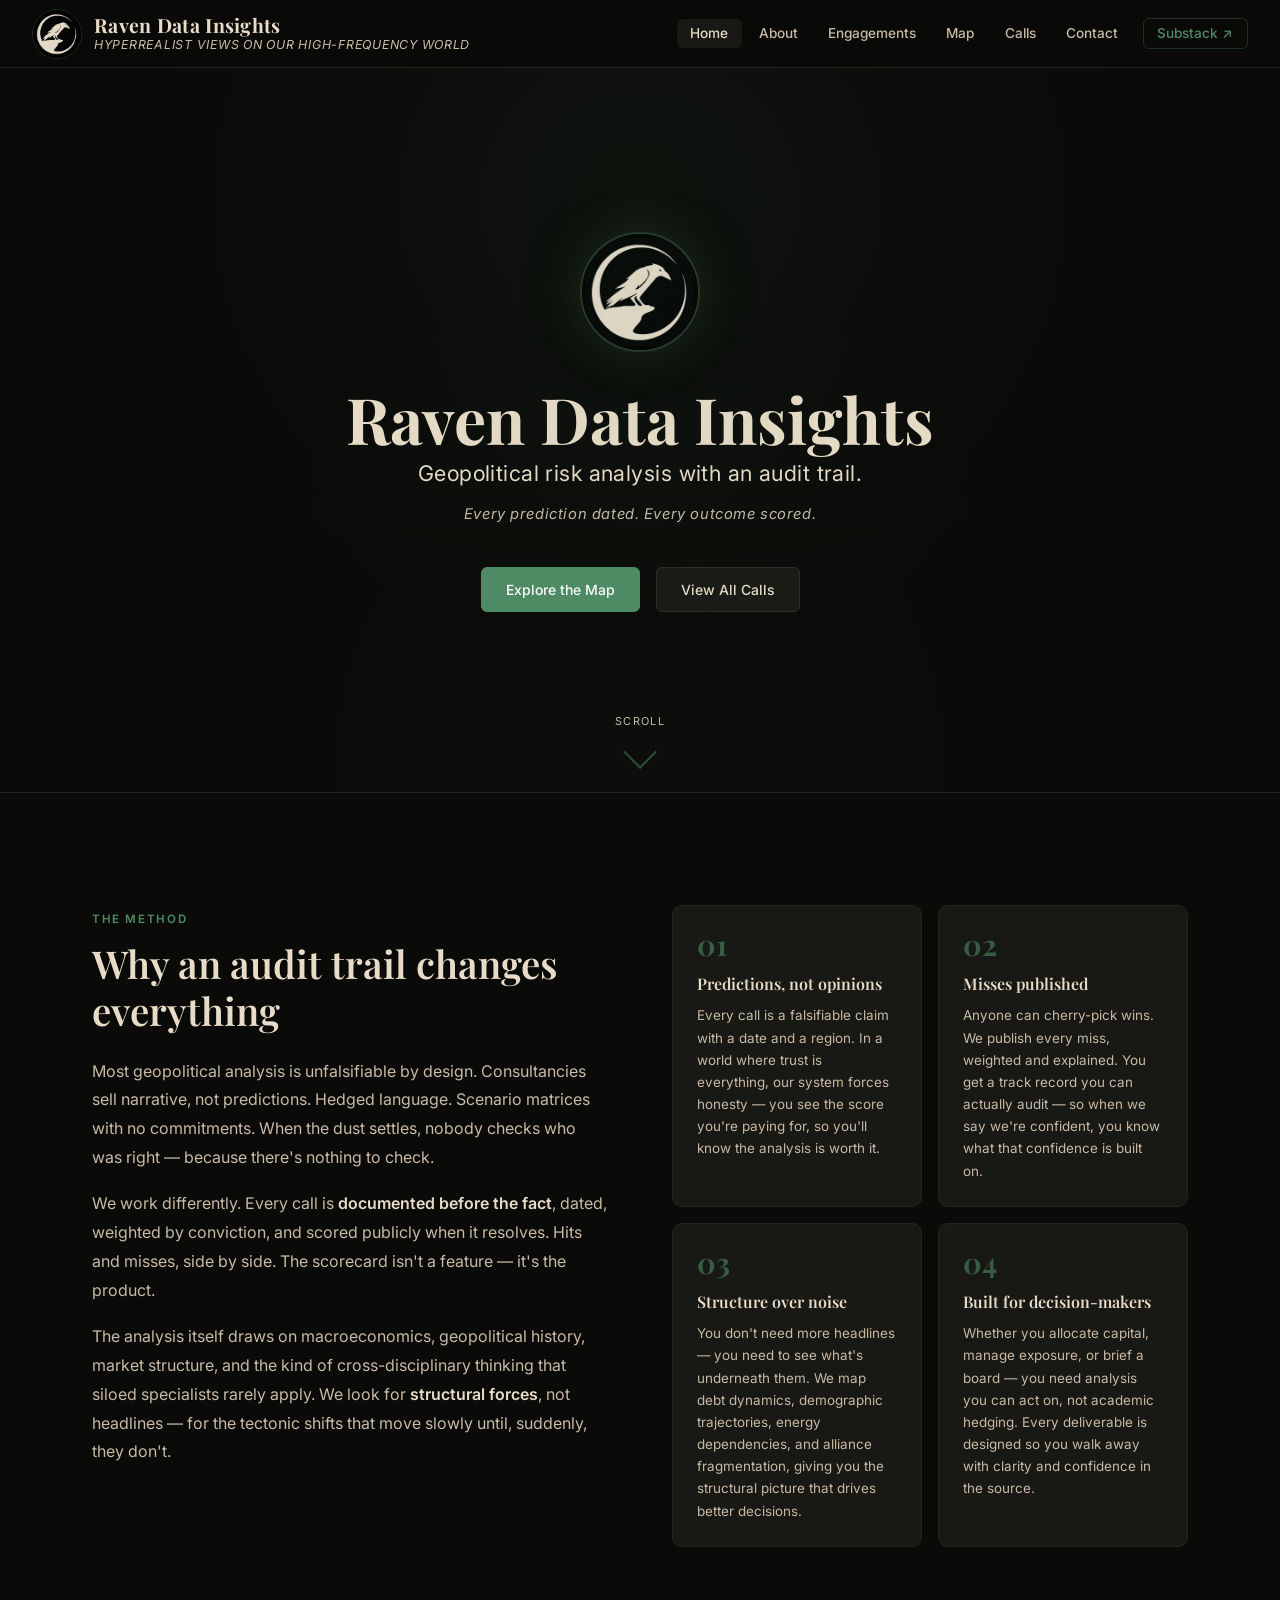
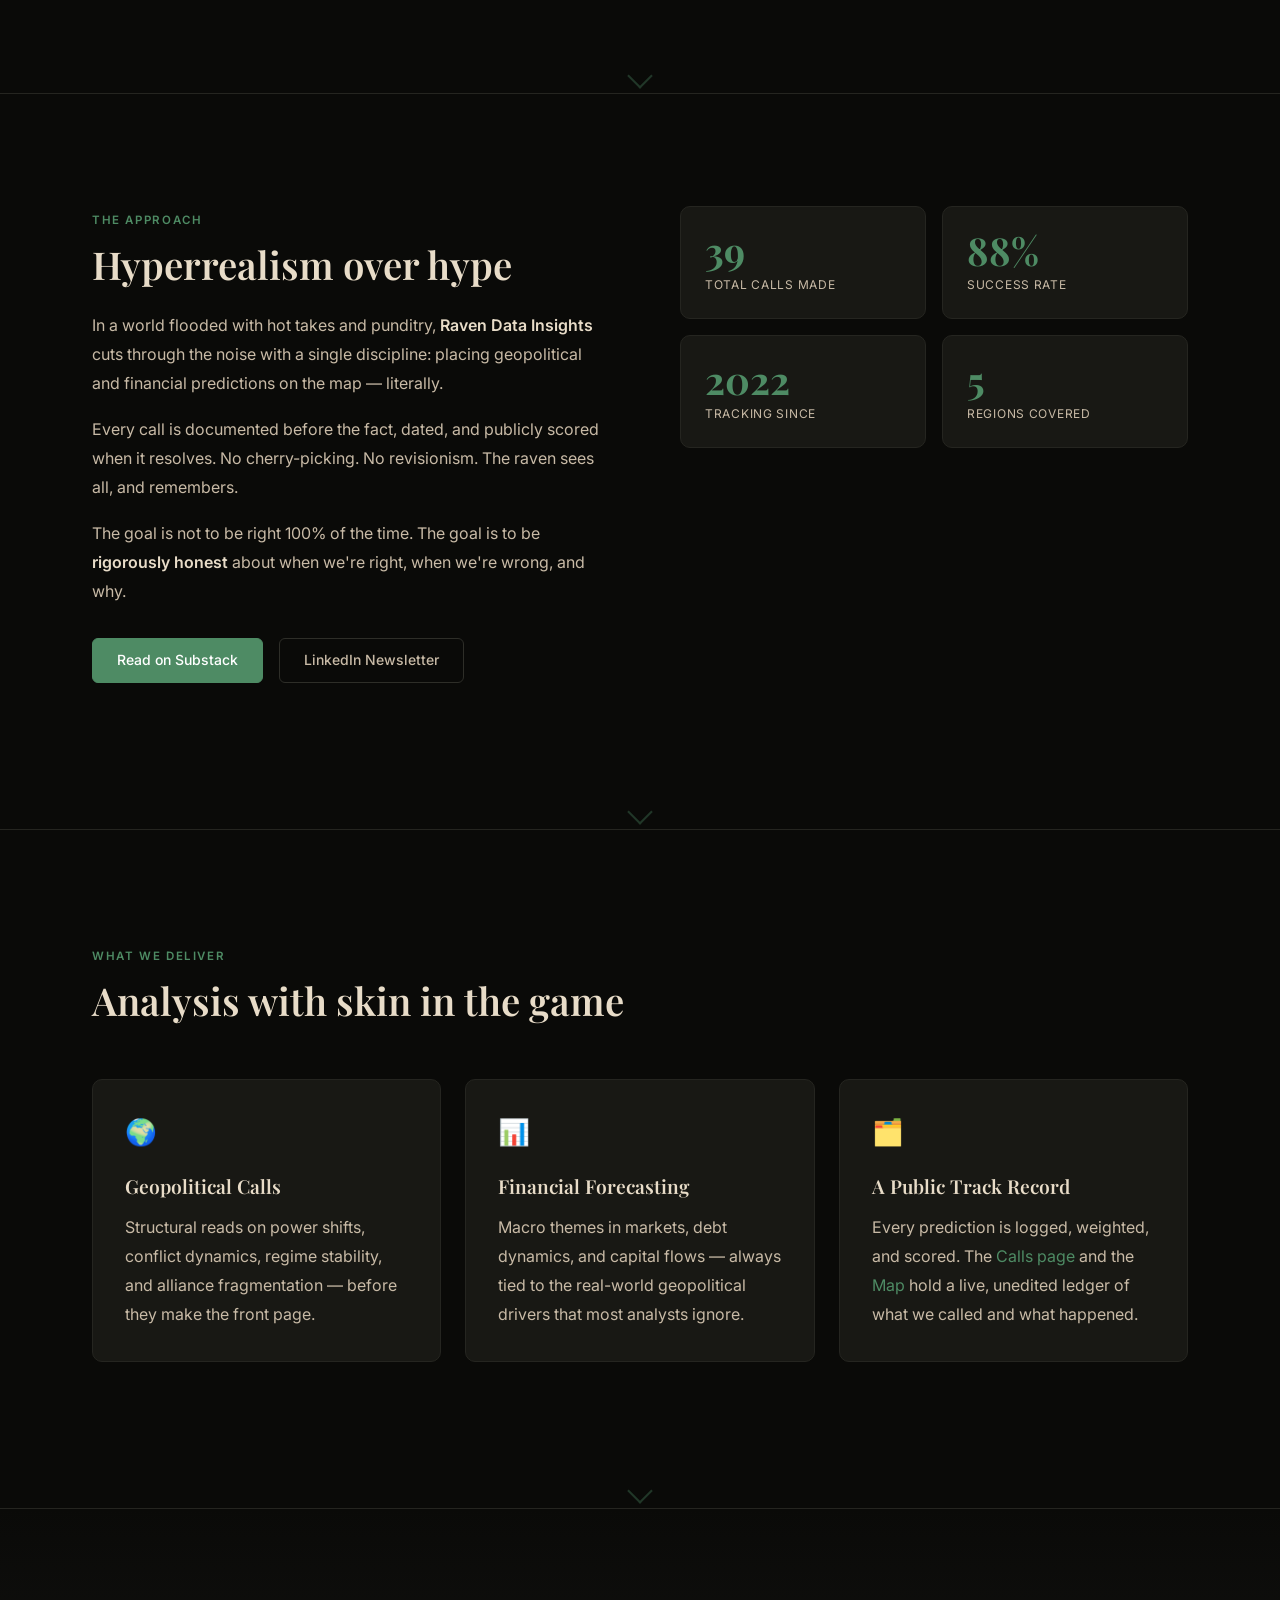
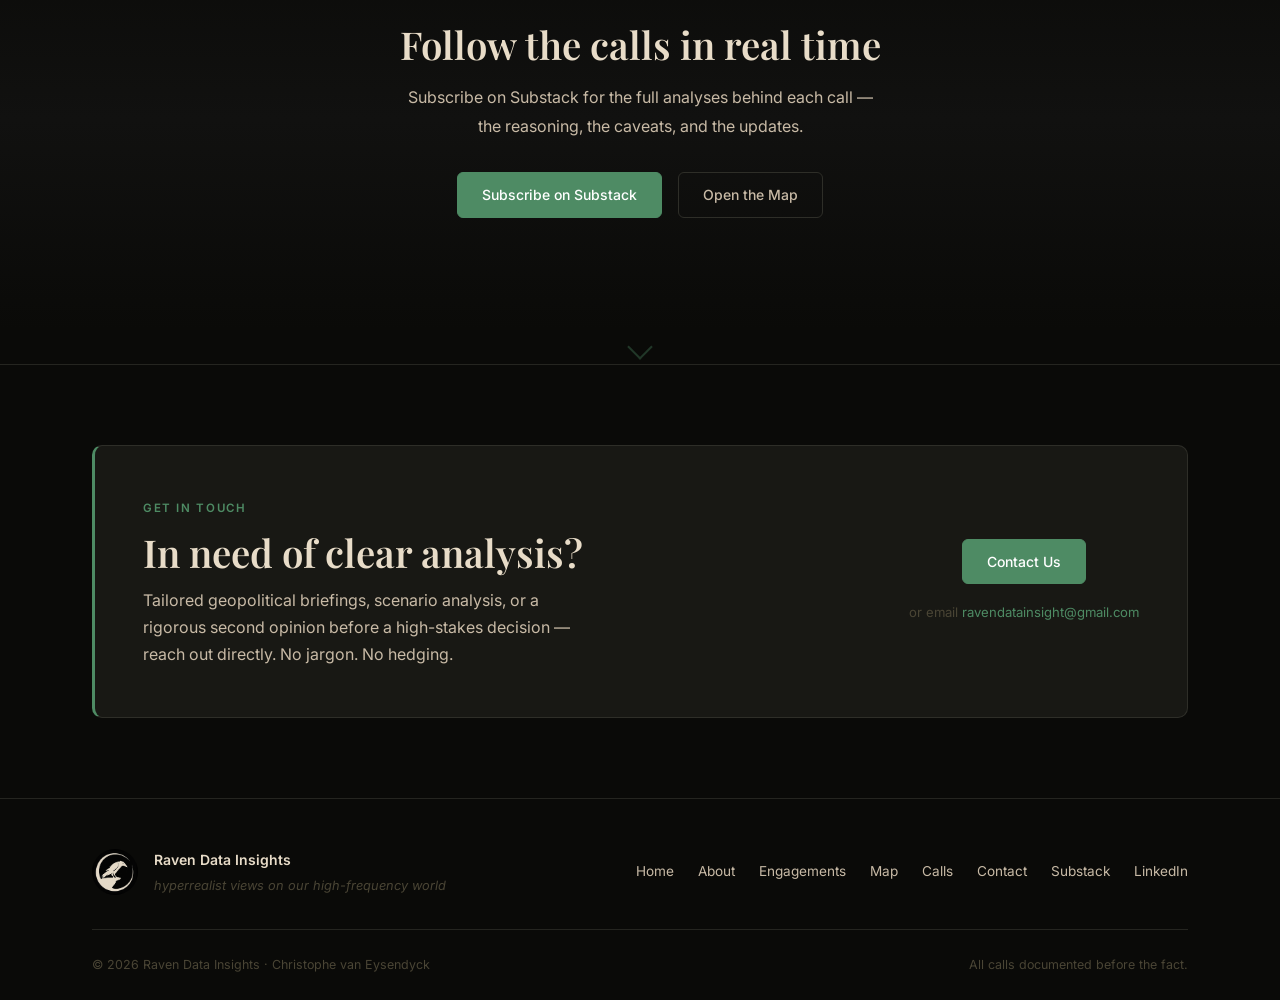
<file: index.html>
<!DOCTYPE html>
<html lang="en">
<head>
  <meta charset="UTF-8">
  <meta name="viewport" content="width=device-width, initial-scale=1.0">
  <title>Raven Data Insights — Geopolitical Risk Analysis with an Audit Trail</title>
  <meta name="description" content="Geopolitical and financial predictions documented before the fact, dated, weighted, and scored publicly. Every hit and miss on the record.">
  <meta name="keywords" content="geopolitical risk analysis, financial forecasting, prediction track record, macroeconomic analysis, geopolitical predictions, scenario analysis">
  <link rel="canonical" href="https://realistdata.com/">
  <link rel="icon" type="image/jpg" href="images/raven-logo.jpg">

  <!-- Fonts: preconnect + link (moved from CSS @import for performance) -->
  <link rel="preconnect" href="https://fonts.googleapis.com">
  <link rel="preconnect" href="https://fonts.gstatic.com" crossorigin>
  <link href="https://fonts.googleapis.com/css2?family=Playfair+Display:ital,wght@0,400;0,600;0,700;1,400&family=Inter:wght@300;400;500;600&display=swap" rel="stylesheet">

  <!-- Open Graph -->
  <meta property="og:type" content="website">
  <meta property="og:url" content="https://realistdata.com/">
  <meta property="og:title" content="Raven Data Insights — Geopolitical Risk Analysis with an Audit Trail">
  <meta property="og:description" content="Every prediction dated. Every outcome scored. Geopolitical and financial analysis with a public track record.">
  <meta property="og:image" content="https://realistdata.com/images/raven-og.jpg">
  <meta property="og:site_name" content="Raven Data Insights">
  <meta property="og:locale" content="en_US">

  <!-- Twitter Card -->
  <meta name="twitter:card" content="summary_large_image">
  <meta name="twitter:title" content="Raven Data Insights — Geopolitical Risk Analysis with an Audit Trail">
  <meta name="twitter:description" content="Every prediction dated. Every outcome scored. Geopolitical and financial analysis with a public track record.">
  <meta name="twitter:image" content="https://realistdata.com/images/raven-og.jpg">

  <!-- Schema.org JSON-LD -->
  <script type="application/ld+json">
  {
    "@context": "https://schema.org",
    "@graph": [
      {
        "@type": "WebSite",
        "@id": "https://realistdata.com/#website",
        "url": "https://realistdata.com/",
        "name": "Raven Data Insights",
        "description": "Geopolitical risk analysis with an audit trail. Every prediction dated, every outcome scored.",
        "publisher": { "@id": "https://realistdata.com/#organization" },
        "inLanguage": "en"
      },
      {
        "@type": "Organization",
        "@id": "https://realistdata.com/#organization",
        "name": "Raven Data Insights",
        "url": "https://realistdata.com/",
        "logo": {
          "@type": "ImageObject",
          "url": "https://realistdata.com/images/raven-logo.jpg",
          "width": 512,
          "height": 512
        },
        "description": "Hyperrealist geopolitical and financial forecasting with a public, scored track record.",
        "founder": {
          "@type": "Person",
          "@id": "https://realistdata.com/#founder",
          "name": "Christophe van Eysendyck",
          "jobTitle": "Founder & Analyst",
          "sameAs": [
            "https://substack.com/@fromtheledge",
            "https://www.linkedin.com/newsletters/notes-from-the-ledge-6951182737105936385/"
          ]
        },
        "sameAs": [
          "https://substack.com/@fromtheledge",
          "https://www.linkedin.com/newsletters/notes-from-the-ledge-6951182737105936385/"
        ],
        "knowsAbout": ["Geopolitical risk analysis", "Financial forecasting", "Macroeconomic analysis", "Geopolitical scenario planning"]
      },
      {
        "@type": "ProfessionalService",
        "@id": "https://realistdata.com/#service",
        "name": "Raven Data Insights",
        "description": "Tailored geopolitical briefings, scenario analysis, and rigorous second opinions for high-stakes decisions.",
        "provider": { "@id": "https://realistdata.com/#organization" },
        "serviceType": ["Geopolitical Risk Analysis", "Financial Forecasting", "Scenario Analysis", "Custom Briefings"],
        "areaServed": "Worldwide",
        "url": "https://realistdata.com/contact"
      }
    ]
  }
  </script>

  <link rel="stylesheet" href="css/style.css">
  <script id="Cookiebot" src="https://consent.cookiebot.com/uc.js" data-cbid="f82b530f-d535-4b13-9f3a-c132d8e75b42" data-blockingmode="auto" type="text/javascript"></script>
  <!-- Google tag (gtag.js) -->
  <script async src="https://www.googletagmanager.com/gtag/js?id=G-5BYW86M4N2"></script>
  <script>
    window.dataLayer = window.dataLayer || [];
    function gtag(){dataLayer.push(arguments);}
    gtag('js', new Date());
    gtag('config', 'G-5BYW86M4N2');
  </script>
</head>
<body>
  <a href="#main" class="skip-link">Skip to content</a>

  <!-- ── NAVBAR ──────────────────────────────────────────────── -->
  <nav class="navbar">
    <a href="index.html" class="nav-brand">
      <img src="images/raven-logo.jpg" alt="Raven Data Insights" class="nav-logo">
      <div class="nav-title">
        <span class="nav-name">Raven Data Insights</span>
        <span class="nav-sub">hyperrealist views on our high-frequency world</span>
      </div>
    </a>
    <ul class="nav-links">
      <li><a href="index.html" class="active">Home</a></li>
      <li><a href="about.html">About</a></li>
      <li><a href="services.html">Engagements</a></li>
      <li><a href="map.html">Map</a></li>
      <li><a href="calls.html">Calls</a></li>
      <li><a href="contact.html">Contact</a></li>
      <li><a href="https://substack.com/@fromtheledge" target="_blank" rel="noopener" class="nav-cta">Substack ↗</a></li>
    </ul>
    <button class="nav-hamburger" aria-label="Toggle menu" aria-expanded="false">
      <span></span><span></span><span></span>
    </button>
  </nav>

  <!-- ── HERO ────────────────────────────────────────────────── -->
  <main id="main">
  <section class="hero">
    <img src="images/raven-logo.jpg" alt="Raven Data Insights Logo" class="hero-logo">
    <h1>Raven Data Insights</h1>
    <p class="hero-tagline">Geopolitical risk analysis with an audit trail.</p>
    <p class="hero-subtitle">Every prediction dated. Every outcome scored.</p>
    <div class="hero-cta">
      <a href="map.html" class="btn btn-primary">Explore the Map</a>
      <a href="calls.html" class="btn btn-secondary">View All Calls</a>
    </div>
    <div class="hero-scroll">
      <span>scroll</span>
      <div class="scroll-chevron"></div>
    </div>
  </section>

  <!-- ── THE METHOD ──────────────────────────────────────────── -->
  <section class="method" id="method">
    <div class="container">
      <div class="method-grid">
        <div class="method-text">
          <span class="section-label">The Method</span>
          <h2>Why an audit trail changes everything</h2>
          <p>Most geopolitical analysis is unfalsifiable by design. Consultancies sell narrative, not predictions. Hedged language. Scenario matrices with no commitments. When the dust settles, nobody checks who was right — because there's nothing to check.</p>
          <p>We work differently. Every call is <strong>documented before the fact</strong>, dated, weighted by conviction, and scored publicly when it resolves. Hits and misses, side by side. The scorecard isn't a feature — it's the product.</p>
          <p>The analysis itself draws on macroeconomics, geopolitical history, market structure, and the kind of cross-disciplinary thinking that siloed specialists rarely apply. We look for <strong>structural forces</strong>, not headlines — for the tectonic shifts that move slowly until, suddenly, they don't.</p>
        </div>
        <div class="method-principles">
          <div class="method-card">
            <div class="method-card-number">01</div>
            <h3>Predictions, not opinions</h3>
            <p>Every call is a falsifiable claim with a date and a region. In a world where trust is everything, our system forces honesty — you see the score you're paying for, so you'll know the analysis is worth it.</p>
          </div>
          <div class="method-card">
            <div class="method-card-number">02</div>
            <h3>Misses published</h3>
            <p>Anyone can cherry-pick wins. We publish every miss, weighted and explained. You get a track record you can actually audit — so when we say we're confident, you know what that confidence is built on.</p>
          </div>
          <div class="method-card">
            <div class="method-card-number">03</div>
            <h3>Structure over noise</h3>
            <p>You don't need more headlines — you need to see what's underneath them. We map debt dynamics, demographic trajectories, energy dependencies, and alliance fragmentation, giving you the structural picture that drives better decisions.</p>
          </div>
          <div class="method-card">
            <div class="method-card-number">04</div>
            <h3>Built for decision-makers</h3>
            <p>Whether you allocate capital, manage exposure, or brief a board — you need analysis you can act on, not academic hedging. Every deliverable is designed so you walk away with clarity and confidence in the source.</p>
          </div>
        </div>
      </div>
    </div>
  </section>

  <!-- ── ABOUT ───────────────────────────────────────────────── -->
  <div class="section-divider"><div class="section-chevron"></div></div>
  <section class="about" id="about">
    <div class="container">
      <div class="about-grid">
        <div class="about-text">
          <span class="section-label">The Approach</span>
          <h2>Hyperrealism over hype</h2>
          <p>In a world flooded with hot takes and punditry, <strong>Raven Data Insights</strong> cuts through the noise with a single discipline: placing geopolitical and financial predictions on the map — literally.</p>
          <p>Every call is documented before the fact, dated, and publicly scored when it resolves. No cherry-picking. No revisionism. The raven sees all, and remembers.</p>
          <p>The goal is not to be right 100% of the time. The goal is to be <strong>rigorously honest</strong> about when we're right, when we're wrong, and why.</p>
          <div style="margin-top: 2rem; display: flex; gap: 1rem; flex-wrap: wrap;">
            <a href="https://substack.com/@fromtheledge" target="_blank" rel="noopener" class="btn btn-primary">Read on Substack</a>
            <a href="https://www.linkedin.com/newsletters/notes-from-the-ledge-6951182737105936385/" target="_blank" rel="noopener" class="btn btn-outline">LinkedIn Newsletter</a>
          </div>
        </div>
        <div class="about-stats">
          <div class="stat-card">
            <span class="stat-number" id="stat-total"><!--PRERENDER:STAT-TOTAL-->
39
<!--/PRERENDER--></span>
            <span class="stat-label">Total Calls Made</span>
          </div>
          <div class="stat-card">
            <span class="stat-number" id="stat-rate"><!--PRERENDER:STAT-RATE-->
88%
<!--/PRERENDER--></span>
            <span class="stat-label">Success Rate</span>
          </div>
          <div class="stat-card">
            <span class="stat-number">2022</span>
            <span class="stat-label">Tracking Since</span>
          </div>
          <div class="stat-card">
            <span class="stat-number" id="stat-regions"><!--PRERENDER:STAT-REGIONS-->
5
<!--/PRERENDER--></span>
            <span class="stat-label">Regions Covered</span>
          </div>
        </div>
      </div>
    </div>
  </section>

  <!-- ── WHAT WE DELIVER ──────────────────────────────────────── -->
  <div class="section-divider"><div class="section-chevron"></div></div>
  <section class="services" id="services">
    <div class="container">
      <span class="section-label">What We Deliver</span>
      <h2>Analysis with skin in the game</h2>
      <div class="services-grid">
        <div class="service-card">
          <div class="service-icon">🌍</div>
          <h3>Geopolitical Calls</h3>
          <p>Structural reads on power shifts, conflict dynamics, regime stability, and alliance fragmentation — before they make the front page.</p>
        </div>
        <div class="service-card">
          <div class="service-icon">📊</div>
          <h3>Financial Forecasting</h3>
          <p>Macro themes in markets, debt dynamics, and capital flows — always tied to the real-world geopolitical drivers that most analysts ignore.</p>
        </div>
        <div class="service-card">
          <div class="service-icon">🗂️</div>
          <h3>A Public Track Record</h3>
          <p>Every prediction is logged, weighted, and scored. The <a href="calls.html">Calls page</a> and the <a href="map.html">Map</a> hold a live, unedited ledger of what we called and what happened.</p>
        </div>
      </div>
    </div>
  </section>

  <!-- ── CTA BAND ────────────────────────────────────────────── -->
  <div class="section-divider"><div class="section-chevron"></div></div>
  <section class="cta-section">
    <div class="container">
      <h2>Follow the calls in real time</h2>
      <p>Subscribe on Substack for the full analyses behind each call — the reasoning, the caveats, and the updates.</p>
      <div class="cta-buttons">
        <a href="https://substack.com/@fromtheledge" target="_blank" rel="noopener" class="btn btn-primary">Subscribe on Substack</a>
        <a href="map.html" class="btn btn-outline">Open the Map</a>
      </div>
    </div>
  </section>

  <!-- ── CONTACT CTA ──────────────────────────────────────────── -->
  <div class="section-divider"><div class="section-chevron"></div></div>
  <section class="contact-cta-section" id="contact-cta">
    <div class="container">
      <div class="contact-cta-inner">
        <div class="contact-cta-text">
          <span class="section-label">Get in Touch</span>
          <h2>In need of clear analysis?</h2>
          <p>Tailored geopolitical briefings, scenario analysis, or a rigorous second opinion before a high-stakes decision — reach out directly. No jargon. No hedging.</p>
        </div>
        <div class="contact-cta-action">
          <a href="contact.html" class="btn btn-primary">Contact Us</a>
          <div class="contact-cta-email">or email <span id="index-email"><a href="&#109;&#97;&#105;&#108;&#116;&#111;&#58;&#114;&#97;&#118;&#101;&#110;&#100;&#97;&#116;&#97;&#105;&#110;&#115;&#105;&#103;&#104;&#116;&#64;&#103;&#109;&#97;&#105;&#108;&#46;&#99;&#111;&#109;">&#114;&#97;&#118;&#101;&#110;&#100;&#97;&#116;&#97;&#105;&#110;&#115;&#105;&#103;&#104;&#116;&#64;&#103;&#109;&#97;&#105;&#108;&#46;&#99;&#111;&#109;</a></span></div>
        </div>
      </div>
    </div>
  </section>

  <!-- ── FLOATING CTA BAR ────────────────────────────────────── -->
  <div class="floating-cta" id="floating-cta">
    <div class="floating-cta-inner">
      <span class="floating-cta-text">Need geopolitical analysis you can verify?</span>
      <a href="contact.html" class="btn btn-primary btn-sm">Get in Touch</a>
    </div>
  </div>

  <!-- ── FOOTER ──────────────────────────────────────────────── -->
  </main>

  <footer class="footer">
    <div class="container">
      <div class="footer-grid">
        <div class="footer-brand">
          <img src="images/raven-logo.jpg" alt="Logo" class="footer-logo">
          <div>
            <p><strong>Raven Data Insights</strong></p>
            <p><em>hyperrealist views on our high-frequency world</em></p>
          </div>
        </div>
        <div class="footer-links">
          <a href="index.html">Home</a>
          <a href="about.html">About</a>
          <a href="services.html">Engagements</a>
          <a href="map.html">Map</a>
          <a href="calls.html">Calls</a>
          <a href="contact.html">Contact</a>
          <a href="https://substack.com/@fromtheledge" target="_blank" rel="noopener">Substack</a>
          <a href="https://www.linkedin.com/newsletters/notes-from-the-ledge-6951182737105936385/" target="_blank" rel="noopener">LinkedIn</a>
        </div>
      </div>
      <div class="footer-bottom">
        <p>&copy; 2026 Raven Data Insights · Christophe van Eysendyck</p>
        <p>All calls documented before the fact.</p>
      </div>
    </div>
  </footer>

  <script>
    // ── Hamburger menu ───────────────────────────────────────────
    (function() {
      const btn = document.querySelector('.nav-hamburger');
      const nav = document.querySelector('.nav-links');
      if (!btn || !nav) return;
      btn.addEventListener('click', () => {
        const open = nav.classList.toggle('open');
        btn.classList.toggle('open', open);
        btn.setAttribute('aria-expanded', open);
      });
      nav.querySelectorAll('a').forEach(a => {
        a.addEventListener('click', () => {
          nav.classList.remove('open');
          btn.classList.remove('open');
          btn.setAttribute('aria-expanded', 'false');
        });
      });
    })();

    // Headline stats are baked into the HTML at build time by scripts/prerender.py,
    // computed from the canonical ledger (data/calls_ledger.csv). No runtime fetch.

    // ── Floating CTA — appears after hero, hides near contact ────
    (function() {
      const bar = document.getElementById('floating-cta');
      const hero = document.querySelector('.hero');
      const contactCta = document.getElementById('contact-cta');
      if (!bar || !hero) return;

      let visible = false;

      function checkVisibility() {
        // Show once user has scrolled past 60% of the hero
        const heroRect = hero.getBoundingClientRect();
        const heroThreshold = heroRect.top + heroRect.height * 0.6;
        const pastHero = heroThreshold < 0;

        // Hide only when contact section is well into view (top half visible)
        let nearContact = false;
        if (contactCta) {
          const contactTop = contactCta.getBoundingClientRect().top;
          nearContact = contactTop < window.innerHeight * 0.5;
        }

        const shouldShow = pastHero && !nearContact;
        if (shouldShow !== visible) {
          visible = shouldShow;
          bar.classList.toggle('show', visible);
        }
      }

      window.addEventListener('scroll', checkVisibility, { passive: true });
      checkVisibility();
    })();
  </script>
</body>
</html>
</file>
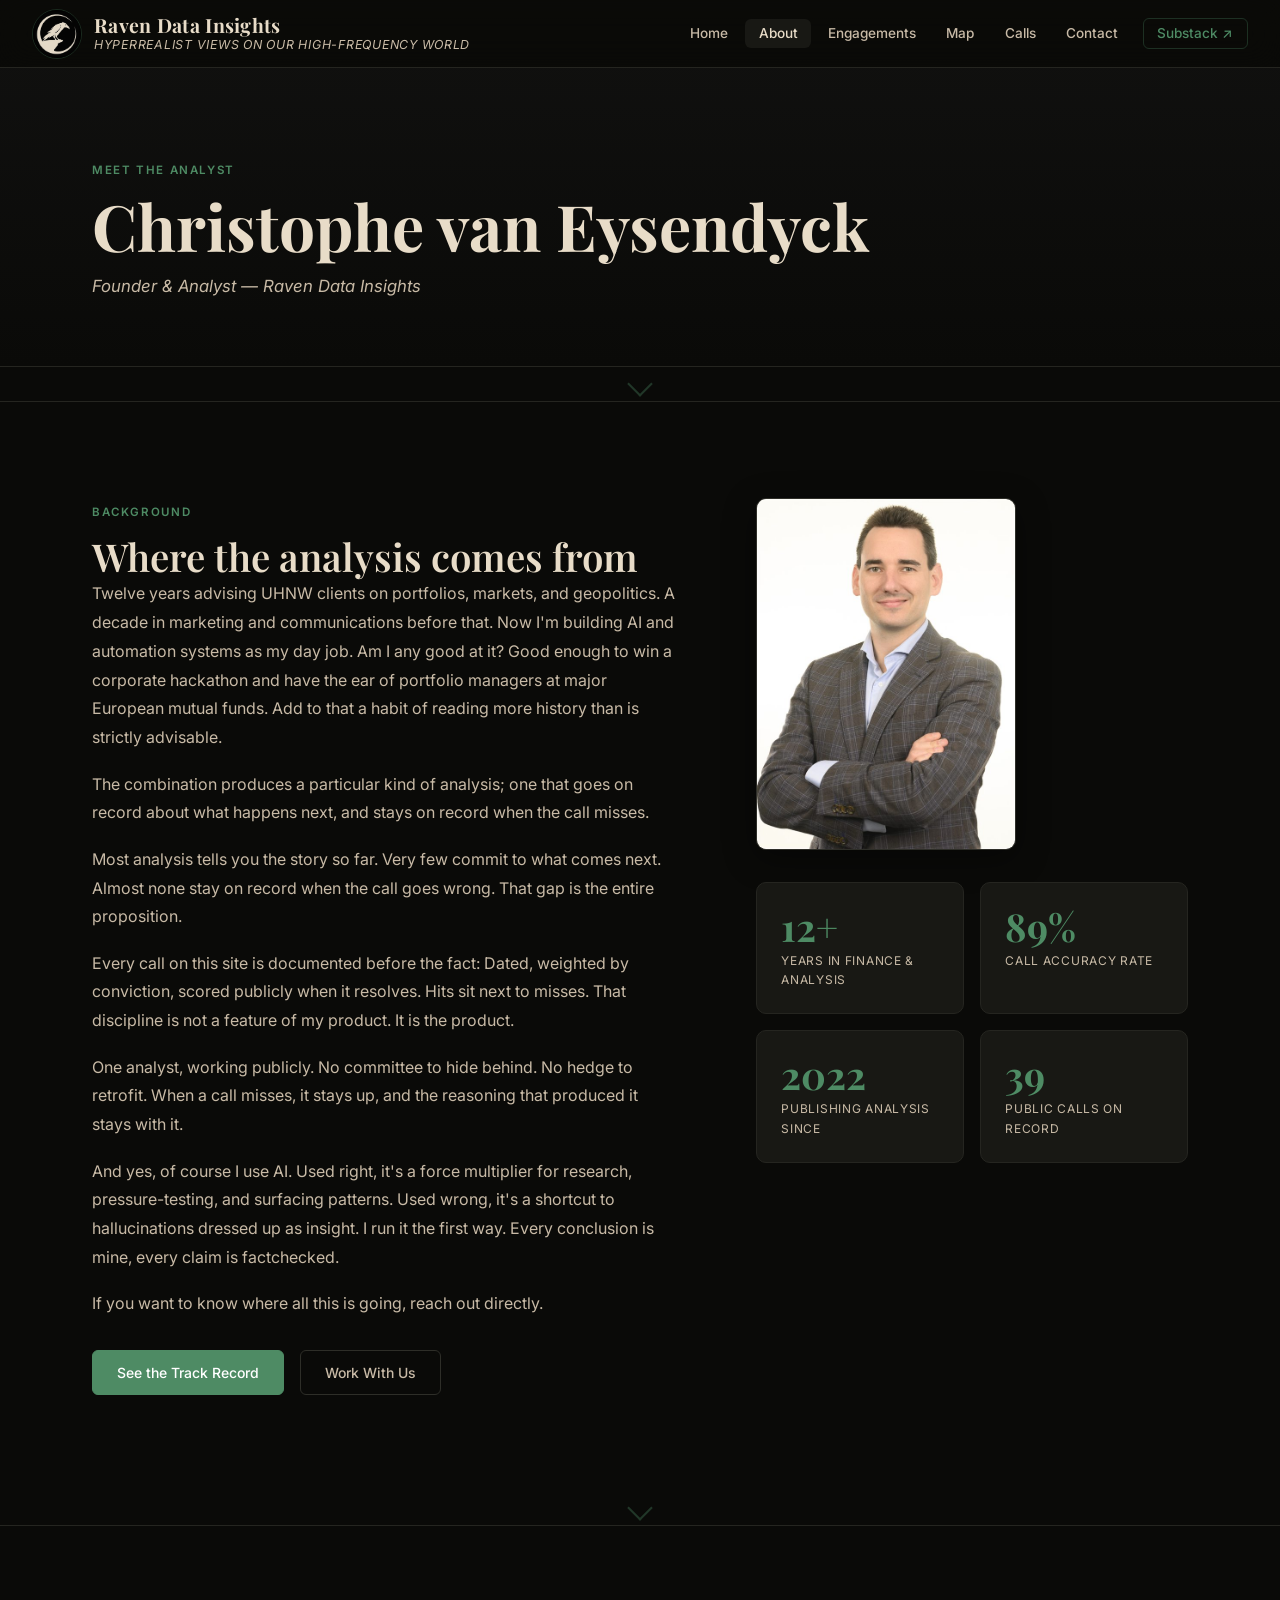
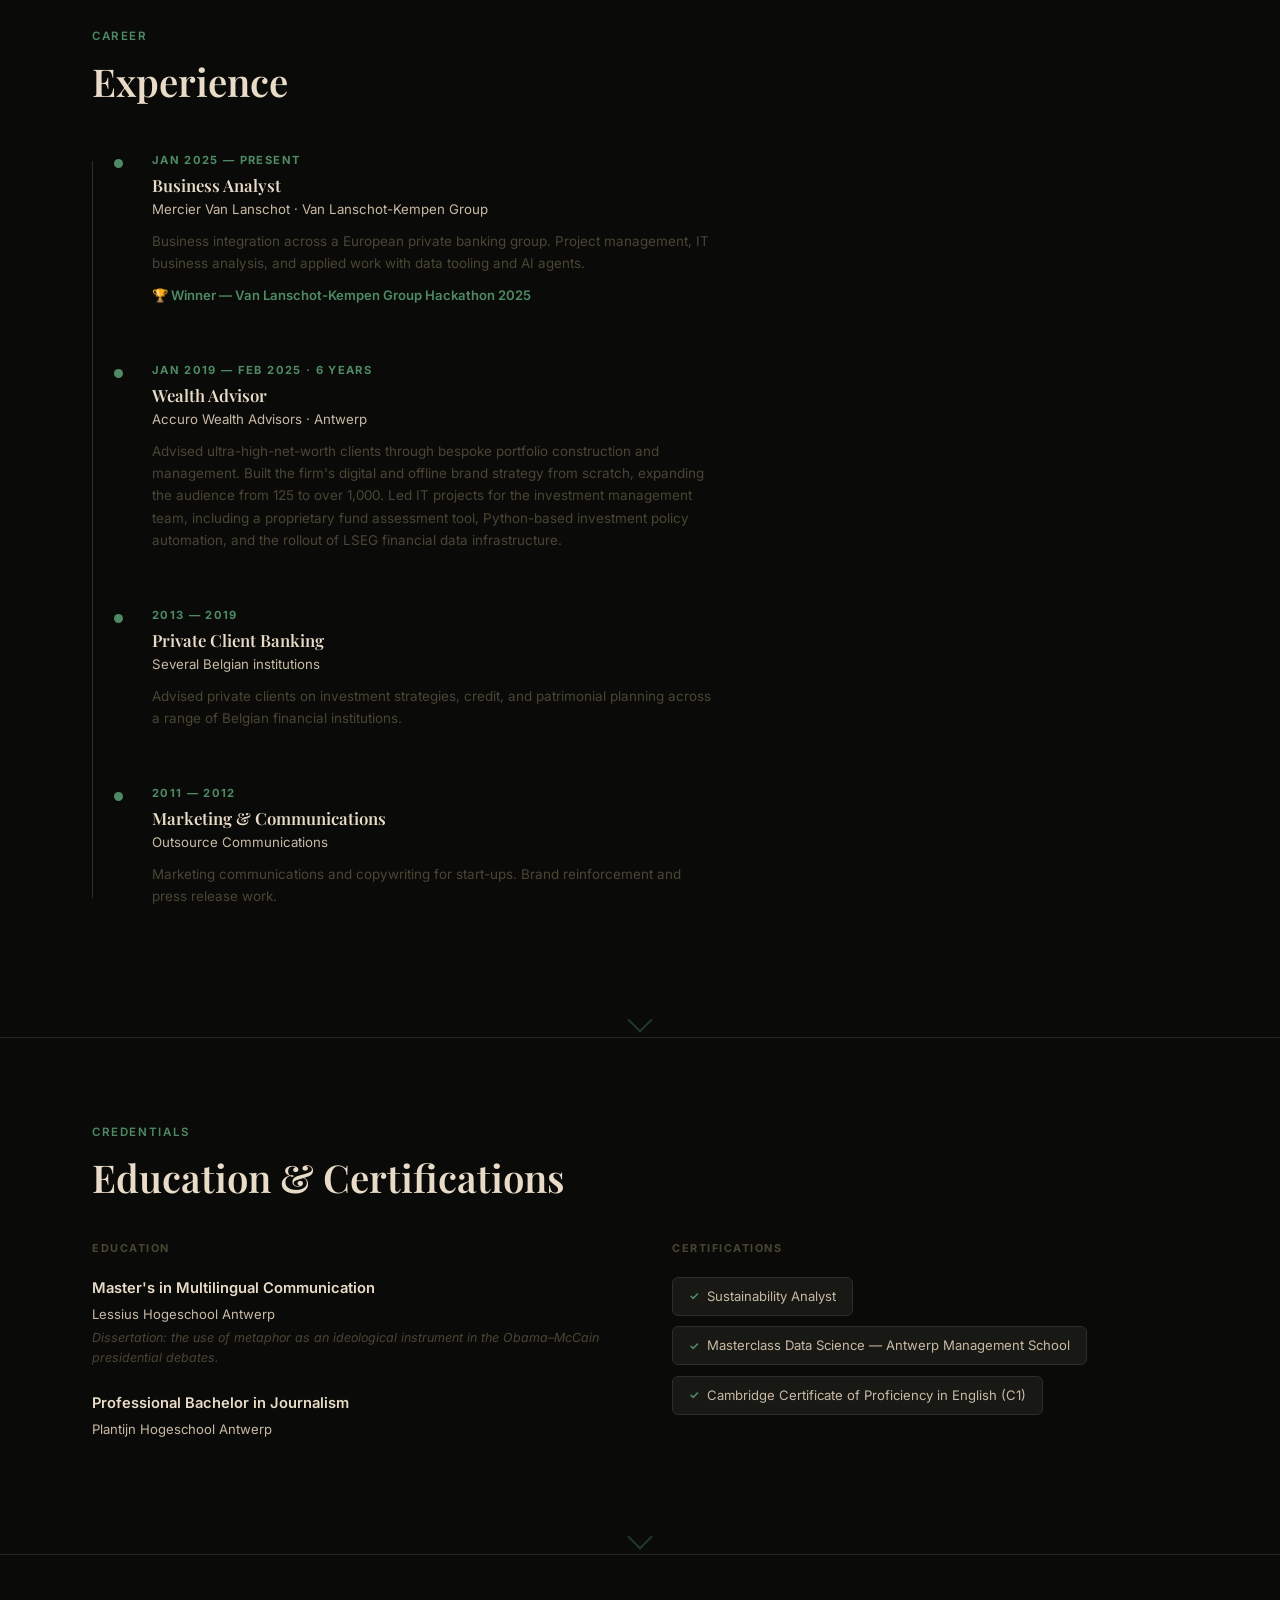
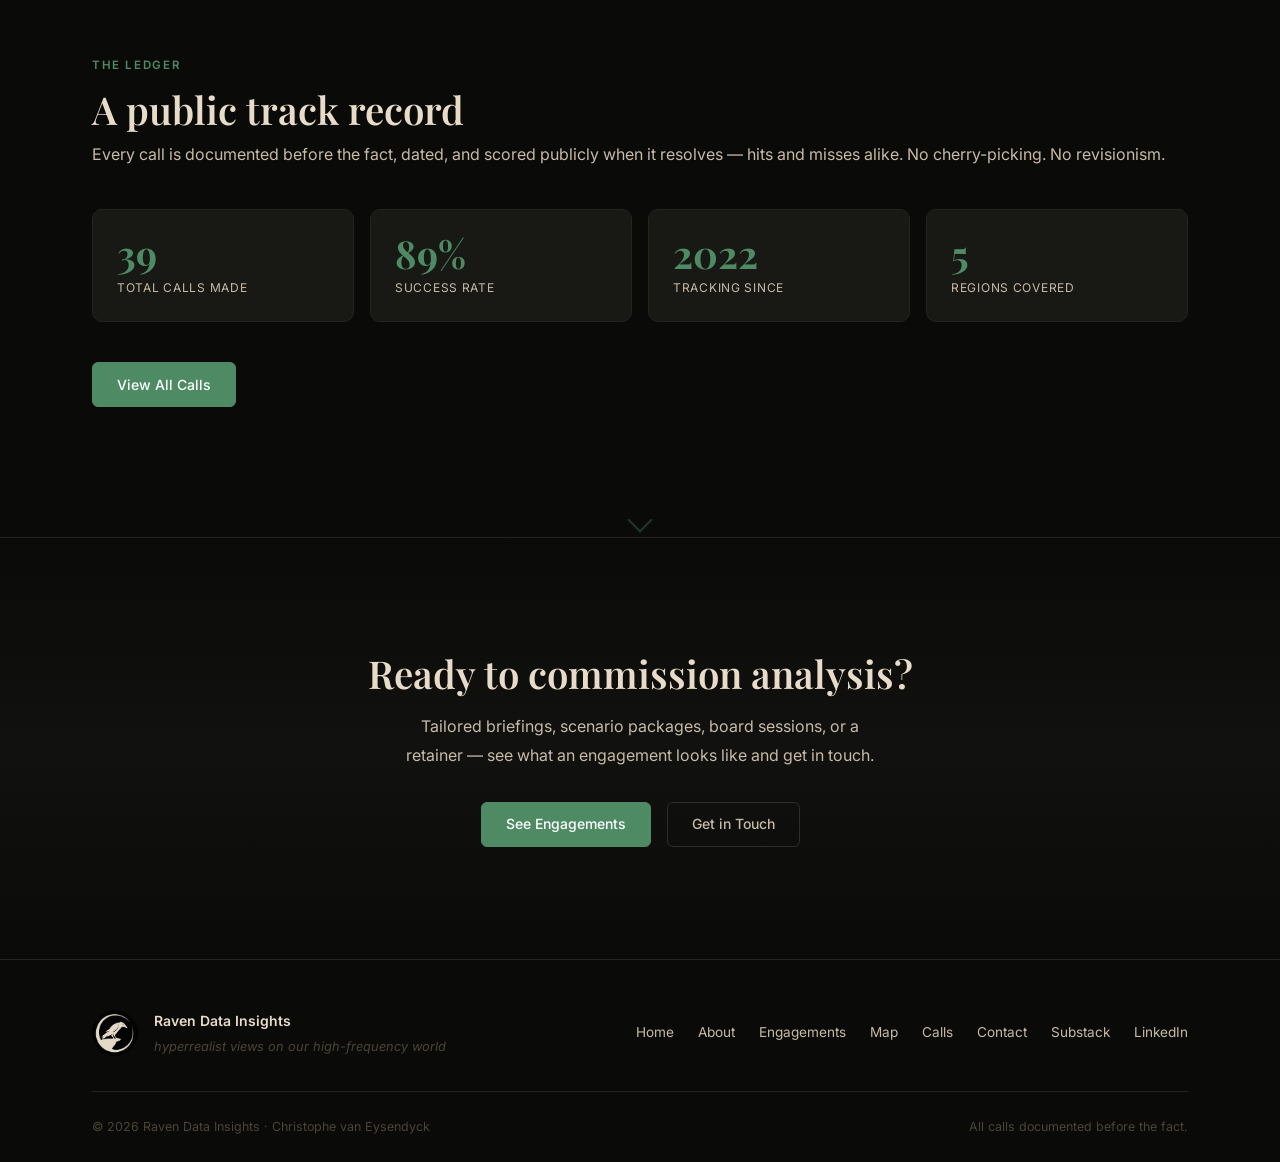
<file: about.html>
<!DOCTYPE html>
<html lang="en">
<head>
  <meta charset="UTF-8">
  <meta name="viewport" content="width=device-width, initial-scale=1.0">
  <title>Meet the Analyst — Raven Data Insights</title>
  <meta name="description" content="Christophe van Eysendyck — geopolitical analyst, former UHNW wealth advisor, and founder of Raven Data Insights. Twelve years in finance, a public track record since 2022.">
  <link rel="canonical" href="https://realistdata.com/about">
  <link rel="icon" type="image/jpg" href="images/raven-logo.jpg">

  <link rel="preconnect" href="https://fonts.googleapis.com">
  <link rel="preconnect" href="https://fonts.gstatic.com" crossorigin>
  <link href="https://fonts.googleapis.com/css2?family=Playfair+Display:ital,wght@0,400;0,600;0,700;1,400&family=Inter:wght@300;400;500;600&display=swap" rel="stylesheet">

  <!-- Open Graph -->
  <meta property="og:type" content="website">
  <meta property="og:url" content="https://realistdata.com/about">
  <meta property="og:title" content="Meet the Analyst — Raven Data Insights">
  <meta property="og:description" content="Twelve years in UHNW wealth management and market analysis. A public track record since 2022. Meet the analyst behind the calls.">
  <meta property="og:image" content="https://realistdata.com/images/raven-og.jpg">
  <meta property="og:site_name" content="Raven Data Insights">

  <!-- Twitter Card -->
  <meta name="twitter:card" content="summary_large_image">
  <meta name="twitter:title" content="Meet the Analyst — Raven Data Insights">
  <meta name="twitter:description" content="Twelve years in UHNW wealth management and market analysis. A public track record since 2022.">
  <meta name="twitter:image" content="https://realistdata.com/images/raven-og.jpg">

  <link rel="stylesheet" href="css/style.css">
  <script id="Cookiebot" src="https://consent.cookiebot.com/uc.js" data-cbid="f82b530f-d535-4b13-9f3a-c132d8e75b42" data-blockingmode="auto" type="text/javascript"></script>
  <script async src="https://www.googletagmanager.com/gtag/js?id=G-5BYW86M4N2"></script>
  <script>
    window.dataLayer = window.dataLayer || [];
    function gtag(){dataLayer.push(arguments);}
    gtag('js', new Date());
    gtag('config', 'G-5BYW86M4N2');
  </script>
</head>
<body>
  <a href="#main" class="skip-link">Skip to content</a>

  <!-- ── NAVBAR ──────────────────────────────────────────────── -->
  <nav class="navbar">
    <a href="index.html" class="nav-brand">
      <img src="images/raven-logo.jpg" alt="Raven Data Insights" class="nav-logo">
      <div class="nav-title">
        <span class="nav-name">Raven Data Insights</span>
        <span class="nav-sub">hyperrealist views on our high-frequency world</span>
      </div>
    </a>
    <ul class="nav-links">
      <li><a href="index.html">Home</a></li>
      <li><a href="about.html" class="active">About</a></li>
      <li><a href="services.html">Engagements</a></li>
      <li><a href="map.html">Map</a></li>
      <li><a href="calls.html">Calls</a></li>
      <li><a href="contact.html">Contact</a></li>
      <li><a href="https://substack.com/@fromtheledge" target="_blank" rel="noopener" class="nav-cta">Substack ↗</a></li>
    </ul>
    <button class="nav-hamburger" aria-label="Toggle menu" aria-expanded="false">
      <span></span><span></span><span></span>
    </button>
  </nav>

  <main id="main">

  <!-- ── PAGE HEADER ─────────────────────────────────────────── -->
  <section class="page-hero">
    <div class="container">
      <span class="section-label">Meet the Analyst</span>
      <h1>Christophe van Eysendyck</h1>
      <p class="page-tagline">Founder &amp; Analyst — Raven Data Insights</p>
    </div>
  </section>

  <!-- ── BIO ─────────────────────────────────────────────────── -->
  <div class="section-divider"><div class="section-chevron"></div></div>
  <section class="bio-section">
    <div class="container">
      <div class="bio-grid">

        <div class="bio-text">
          <span class="section-label">Background</span>
          <h2>Where the analysis comes from</h2>

          <p>Twelve years advising UHNW clients on portfolios, markets, and geopolitics. A decade in marketing and communications before that. Now I'm building AI and automation systems as my day job. Am I any good at it? Good enough to win a corporate hackathon and have the ear of portfolio managers at major European mutual funds. Add to that a habit of reading more history than is strictly advisable.</p>

          <p>The combination produces a particular kind of analysis; one that goes on record about what happens next, and stays on record when the call misses.</p>

          <p>Most analysis tells you the story so far. Very few commit to what comes next. Almost none stay on record when the call goes wrong. That gap is the entire proposition.</p>

          <p>Every call on this site is documented before the fact: Dated, weighted by conviction, scored publicly when it resolves. Hits sit next to misses. That discipline is not a feature of my product. It is the product.</p>

          <p>One analyst, working publicly. No committee to hide behind. No hedge to retrofit. When a call misses, it stays up, and the reasoning that produced it stays with it.</p>

          <p>And yes, of course I use AI. Used right, it's a force multiplier for research, pressure-testing, and surfacing patterns. Used wrong, it's a shortcut to hallucinations dressed up as insight. I run it the first way. Every conclusion is mine, every claim is factchecked.</p>

          <p>If you want to know where all this is going, reach out directly.</p>

          <div style="margin-top: 2rem; display: flex; gap: 1rem; flex-wrap: wrap;">
            <a href="calls.html" class="btn btn-primary">See the Track Record</a>
            <a href="services.html" class="btn btn-outline">Work With Us</a>
          </div>
        </div>

        <div>
          <img src="images/christophe.jpg" alt="Christophe van Eysendyck — Founder, Raven Data Insights" class="bio-photo">
          <div class="bio-stats">
            <div class="stat-card">
              <span class="stat-number">12+</span>
              <span class="stat-label">Years in Finance &amp; Analysis</span>
            </div>
            <div class="stat-card">
              <span class="stat-number" id="about-stat-rate">—</span>
              <span class="stat-label">Call Accuracy Rate</span>
            </div>
            <div class="stat-card">
              <span class="stat-number">2022</span>
              <span class="stat-label">Publishing Analysis Since</span>
            </div>
            <div class="stat-card">
              <span class="stat-number" id="about-snap-total">—</span>
              <span class="stat-label">Public Calls on Record</span>
            </div>
          </div>
        </div>

      </div>
    </div>
  </section>

  <!-- ── CAREER TIMELINE ─────────────────────────────────────── -->
  <div class="section-divider"><div class="section-chevron"></div></div>
  <section class="timeline-section">
    <div class="container">
      <span class="section-label">Career</span>
      <h2>Experience</h2>
      <div class="timeline-list">

        <div class="timeline-item">
          <div class="timeline-date">Jan 2025 — Present</div>
          <div class="timeline-role">Business Analyst</div>
          <div class="timeline-org">Mercier Van Lanschot · Van Lanschot-Kempen Group</div>
          <div class="timeline-desc">Business integration across a European private banking group. Project management, IT business analysis, and applied work with data tooling and AI agents.</div>
          <div class="timeline-desc" style="margin-top:0.6rem;"><strong style="color:var(--accent);font-size:0.82rem;">🏆 Winner — Van Lanschot-Kempen Group Hackathon 2025</strong></div>
        </div>

        <div class="timeline-item">
          <div class="timeline-date">Jan 2019 — Feb 2025 · 6 years</div>
          <div class="timeline-role">Wealth Advisor</div>
          <div class="timeline-org">Accuro Wealth Advisors · Antwerp</div>
          <div class="timeline-desc">Advised ultra-high-net-worth clients through bespoke portfolio construction and management. Built the firm's digital and offline brand strategy from scratch, expanding the audience from 125 to over 1,000. Led IT projects for the investment management team, including a proprietary fund assessment tool, Python-based investment policy automation, and the rollout of LSEG financial data infrastructure.</div>
        </div>

        <div class="timeline-item">
          <div class="timeline-date">2013 — 2019</div>
          <div class="timeline-role">Private Client Banking</div>
          <div class="timeline-org">Several Belgian institutions</div>
          <div class="timeline-desc">Advised private clients on investment strategies, credit, and patrimonial planning across a range of Belgian financial institutions.</div>
        </div>

        <div class="timeline-item">
          <div class="timeline-date">2011 — 2012</div>
          <div class="timeline-role">Marketing &amp; Communications</div>
          <div class="timeline-org">Outsource Communications</div>
          <div class="timeline-desc">Marketing communications and copywriting for start-ups. Brand reinforcement and press release work.</div>
        </div>

      </div>
    </div>
  </section>

  <!-- ── EDUCATION & CERTIFICATIONS ─────────────────────────── -->
  <div class="section-divider"><div class="section-chevron"></div></div>
  <section class="creds-section">
    <div class="container">
      <span class="section-label">Credentials</span>
      <h2>Education &amp; Certifications</h2>
      <div class="creds-grid">

        <div>
          <div class="creds-group-label">Education</div>
          <div class="edu-item">
            <div class="edu-degree">Master's in Multilingual Communication</div>
            <div class="edu-institution">Lessius Hogeschool Antwerp</div>
            <div class="edu-note">Dissertation: the use of metaphor as an ideological instrument in the Obama–McCain presidential debates.</div>
          </div>
          <div class="edu-item">
            <div class="edu-degree">Professional Bachelor in Journalism</div>
            <div class="edu-institution">Plantijn Hogeschool Antwerp</div>
          </div>
        </div>

        <div>
          <div class="creds-group-label">Certifications</div>
          <div class="cert-list">
            <div class="cert-chip">Sustainability Analyst</div>
            <div class="cert-chip">Masterclass Data Science — Antwerp Management School</div>
            <div class="cert-chip">Cambridge Certificate of Proficiency in English (C1)</div>
          </div>
        </div>

      </div>
    </div>
  </section>

  <!-- ── TRACK RECORD SNAPSHOT ───────────────────────────────── -->
  <div class="section-divider"><div class="section-chevron"></div></div>
  <section class="track-snapshot">
    <div class="container">
      <span class="section-label">The Ledger</span>
      <h2>A public track record</h2>
      <p>Every call is documented before the fact, dated, and scored publicly when it resolves — hits and misses alike. No cherry-picking. No revisionism.</p>
      <div class="snapshot-stats">
        <div class="stat-card">
          <span class="stat-number" id="snap-total">—</span>
          <span class="stat-label">Total Calls Made</span>
        </div>
        <div class="stat-card">
          <span class="stat-number" id="snap-rate">—</span>
          <span class="stat-label">Success Rate</span>
        </div>
        <div class="stat-card">
          <span class="stat-number">2022</span>
          <span class="stat-label">Tracking Since</span>
        </div>
        <div class="stat-card">
          <span class="stat-number" id="snap-regions">—</span>
          <span class="stat-label">Regions Covered</span>
        </div>
      </div>
      <div style="margin-top: 2.5rem;">
        <a href="calls.html" class="btn btn-primary">View All Calls</a>
      </div>
    </div>
  </section>

  <!-- ── CTA BAND ────────────────────────────────────────────── -->
  <div class="section-divider"><div class="section-chevron"></div></div>
  <section class="cta-section">
    <div class="container">
      <h2>Ready to commission analysis?</h2>
      <p>Tailored briefings, scenario packages, board sessions, or a retainer — see what an engagement looks like and get in touch.</p>
      <div class="cta-buttons">
        <a href="services.html" class="btn btn-primary">See Engagements</a>
        <a href="contact.html" class="btn btn-outline">Get in Touch</a>
      </div>
    </div>
  </section>

  </main>

  <!-- ── FOOTER ──────────────────────────────────────────────── -->
  <footer class="footer">
    <div class="container">
      <div class="footer-grid">
        <div class="footer-brand">
          <img src="images/raven-logo.jpg" alt="Logo" class="footer-logo">
          <div>
            <p><strong>Raven Data Insights</strong></p>
            <p><em>hyperrealist views on our high-frequency world</em></p>
          </div>
        </div>
        <div class="footer-links">
          <a href="index.html">Home</a>
          <a href="about.html">About</a>
          <a href="services.html">Engagements</a>
          <a href="map.html">Map</a>
          <a href="calls.html">Calls</a>
          <a href="contact.html">Contact</a>
          <a href="https://substack.com/@fromtheledge" target="_blank" rel="noopener">Substack</a>
          <a href="https://www.linkedin.com/newsletters/notes-from-the-ledge-6951182737105936385/" target="_blank" rel="noopener">LinkedIn</a>
        </div>
      </div>
      <div class="footer-bottom">
        <p>&copy; 2026 Raven Data Insights · Christophe van Eysendyck</p>
        <p>All calls documented before the fact.</p>
      </div>
    </div>
  </footer>

  <script>
    // Hamburger menu
    (function() {
      const btn = document.querySelector('.nav-hamburger');
      const nav = document.querySelector('.nav-links');
      if (!btn || !nav) return;
      btn.addEventListener('click', () => {
        const open = nav.classList.toggle('open');
        btn.classList.toggle('open', open);
        btn.setAttribute('aria-expanded', open);
      });
      nav.querySelectorAll('a').forEach(a => {
        a.addEventListener('click', () => {
          nav.classList.remove('open');
          btn.classList.remove('open');
          btn.setAttribute('aria-expanded', 'false');
        });
      });
    })();

    // Live stats from calls.json
    fetch('data/calls.json')
      .then(r => r.json())
      .then(data => {
        const all = data.calls.filter(c => !c._placeholder);
        const completed = all.filter(c => c.outcome !== 'pending');
        const successful = completed.filter(c => c.outcome === 'success');
        const regions = [...new Set(all.map(c => c.region))].length;
        const rate = completed.length > 0
          ? Math.round(successful.length / completed.length * 100) + '%'
          : '—';

        const set = (id, val) => { const el = document.getElementById(id); if (el) el.textContent = val; };
        set('about-stat-rate', rate);
        set('about-snap-total', all.length);
        set('snap-total', all.length);
        set('snap-rate', rate);
        set('snap-regions', regions);
      })
      .catch(() => {
        ['snap-total','about-snap-total'].forEach(id => { const el = document.getElementById(id); if (el) el.textContent = '16'; });
        ['snap-rate','about-stat-rate'].forEach(id => { const el = document.getElementById(id); if (el) el.textContent = '86%'; });
        const el = document.getElementById('snap-regions'); if (el) el.textContent = '5';
      });
  </script>
</body>
</html>
</file>
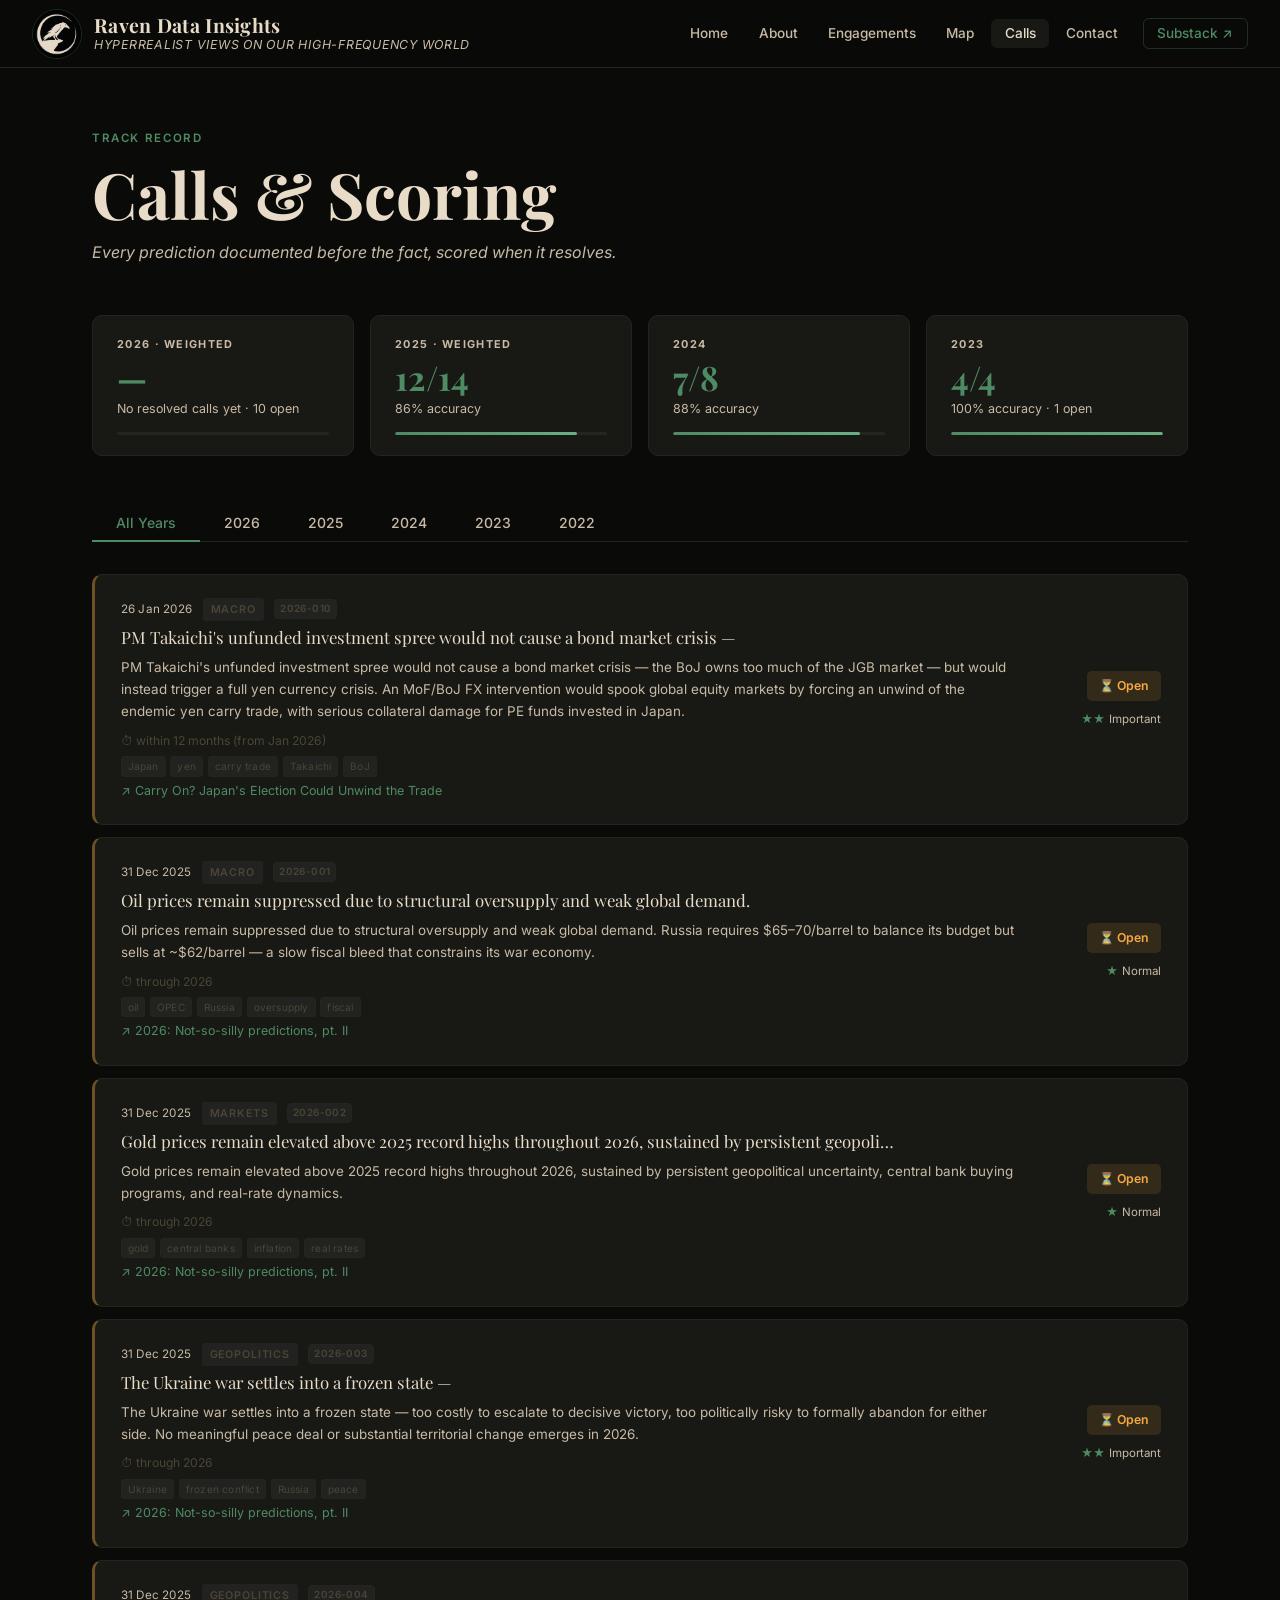
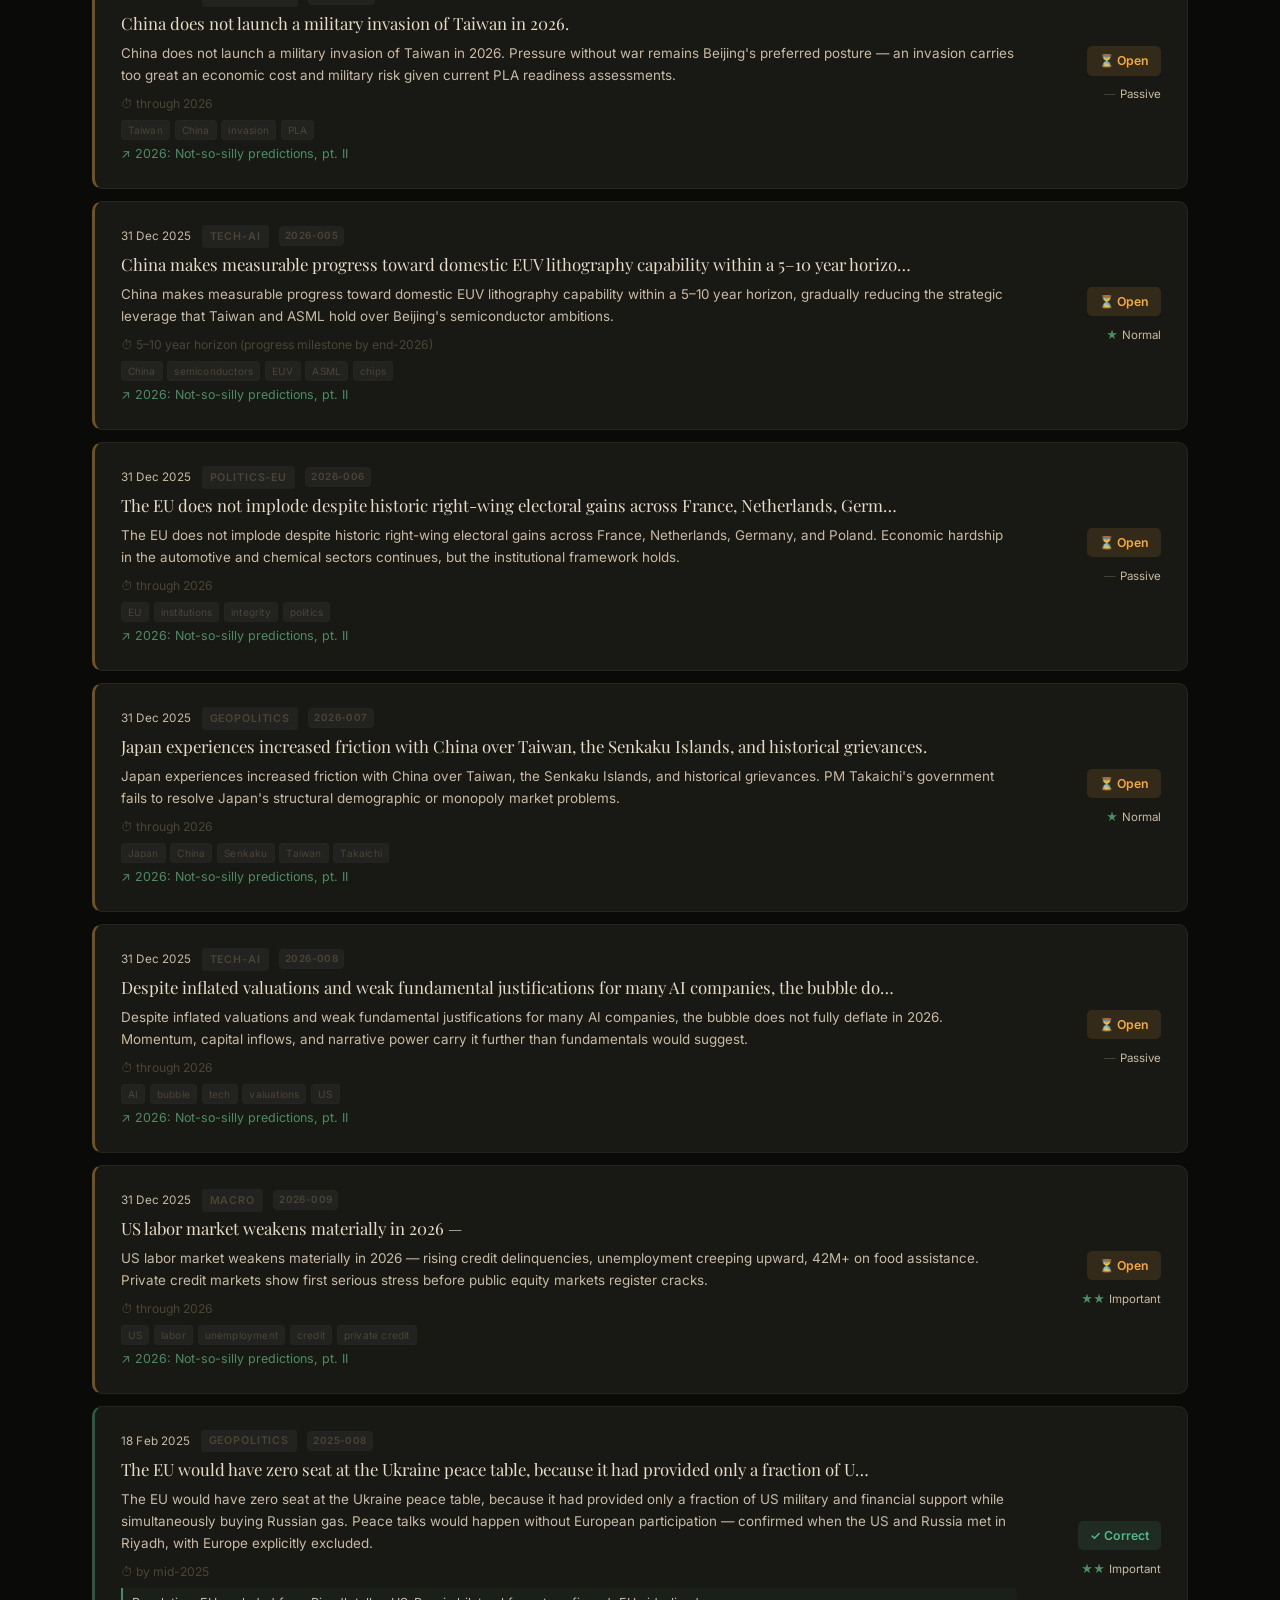
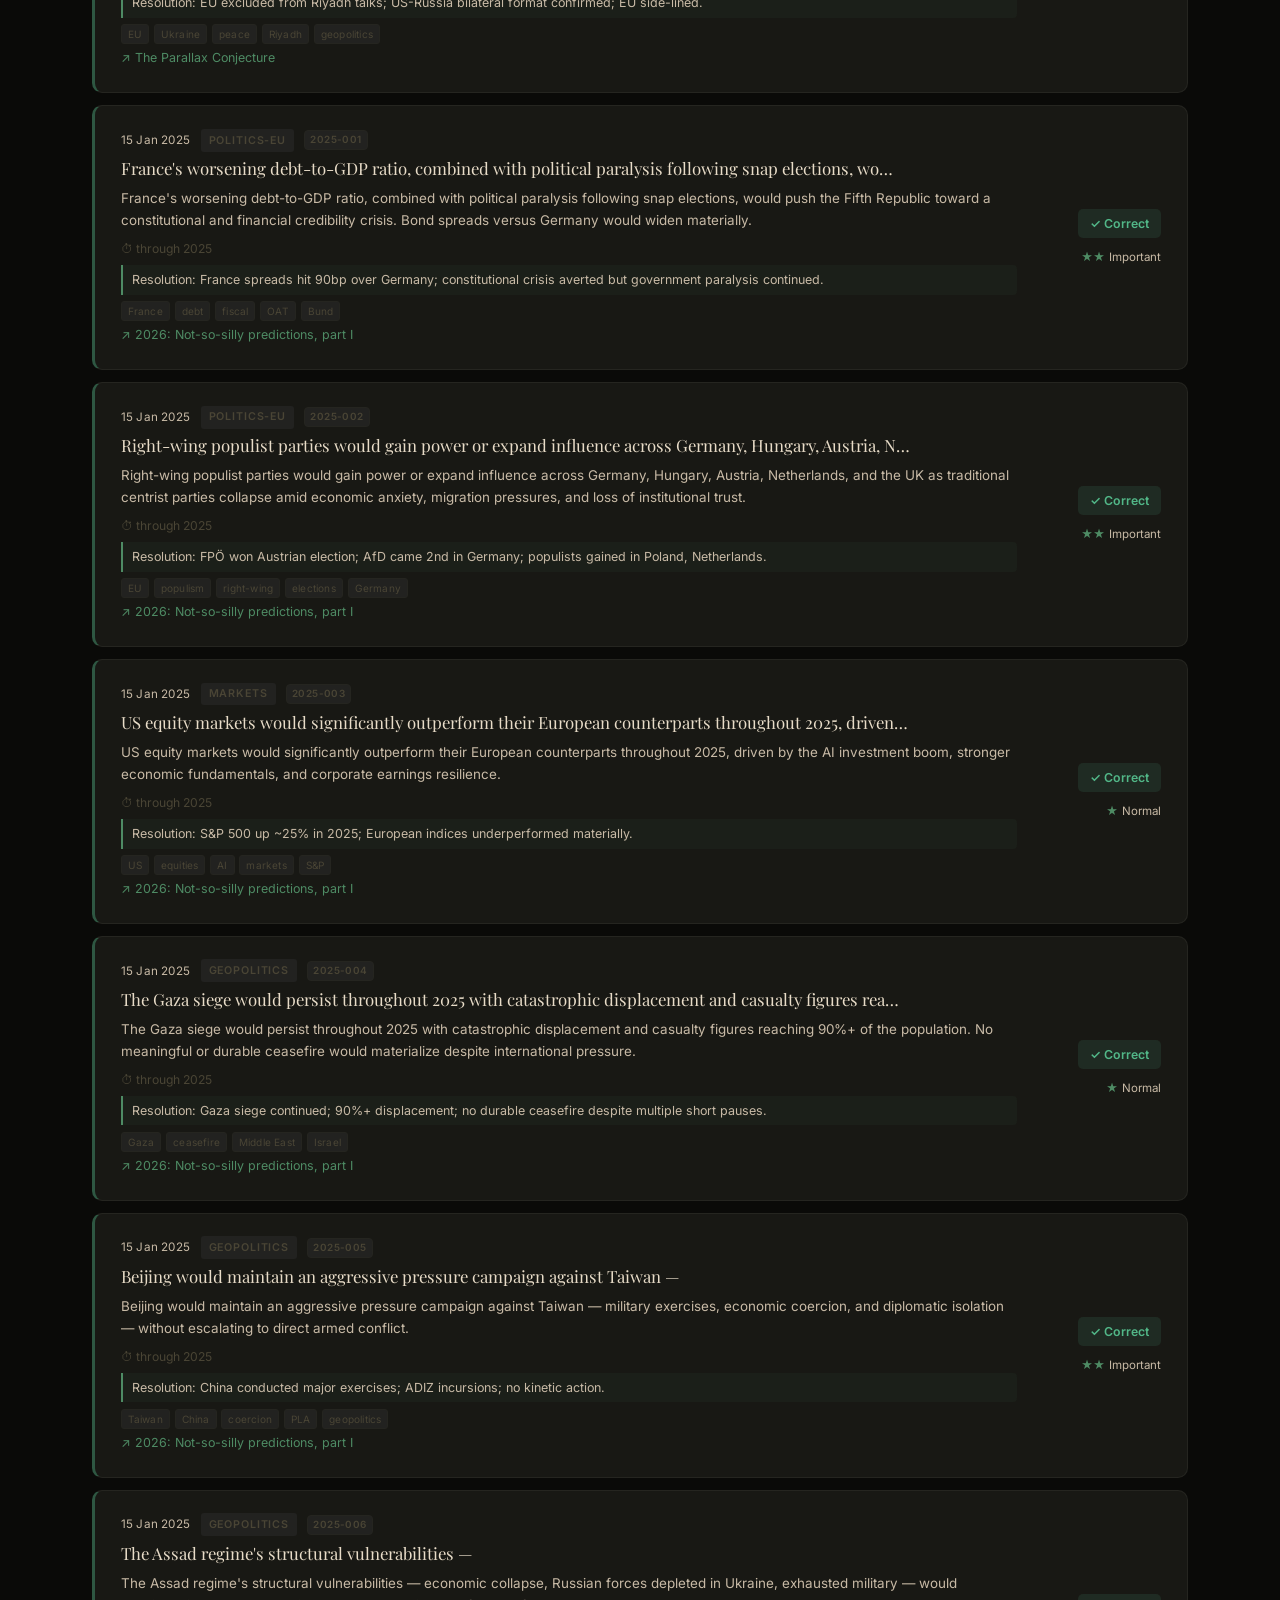
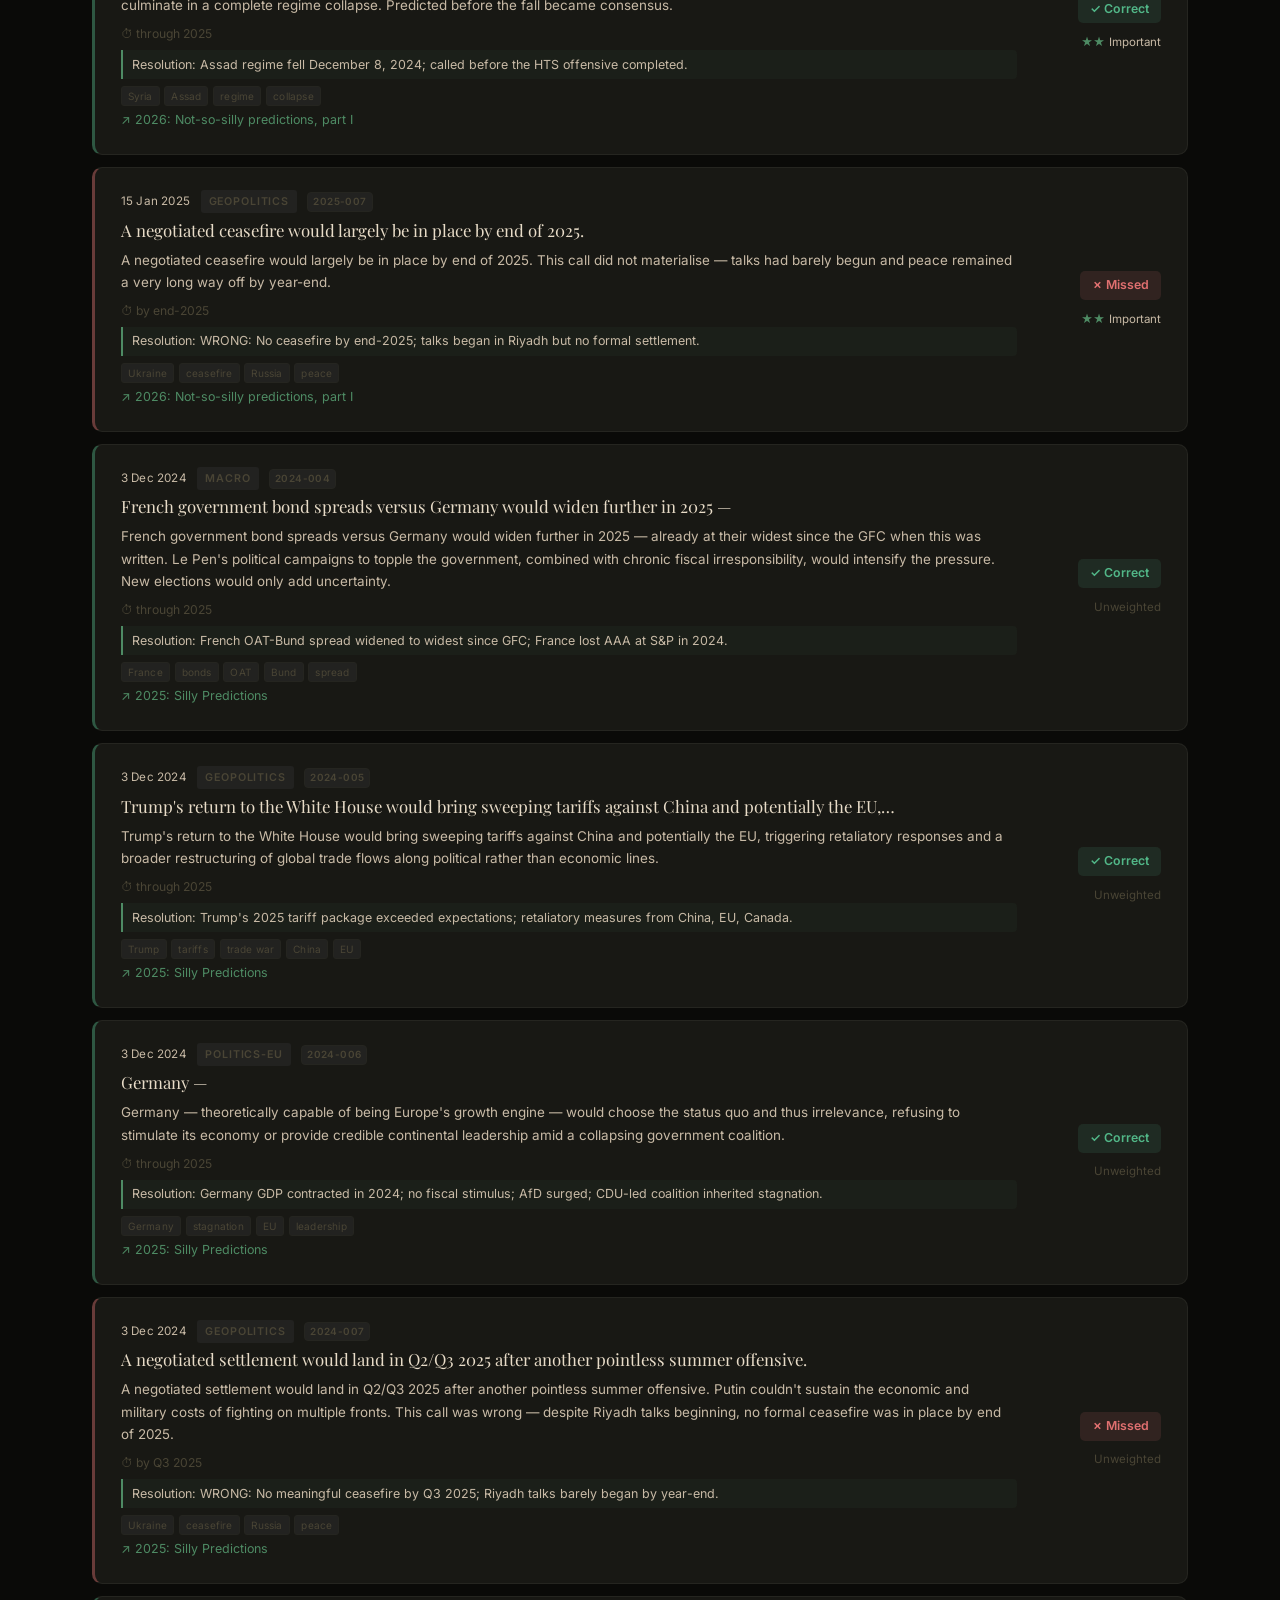
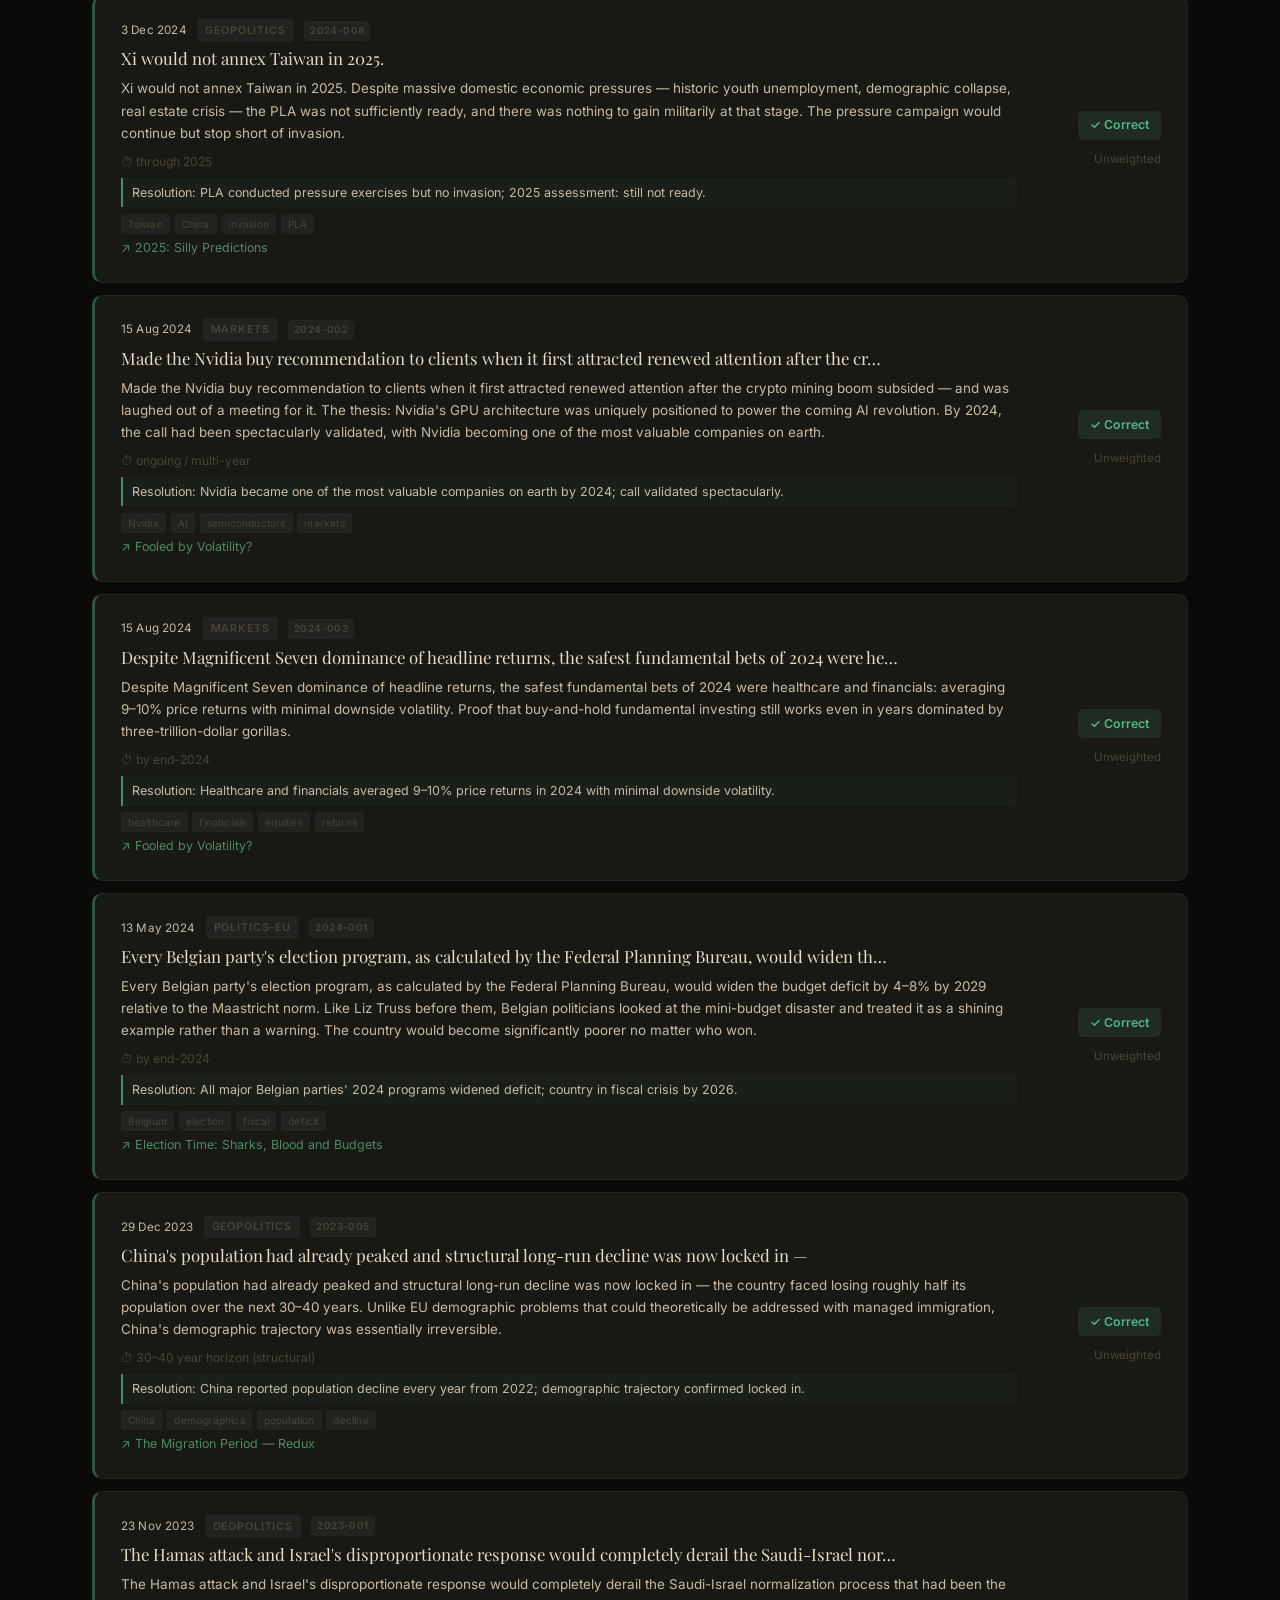
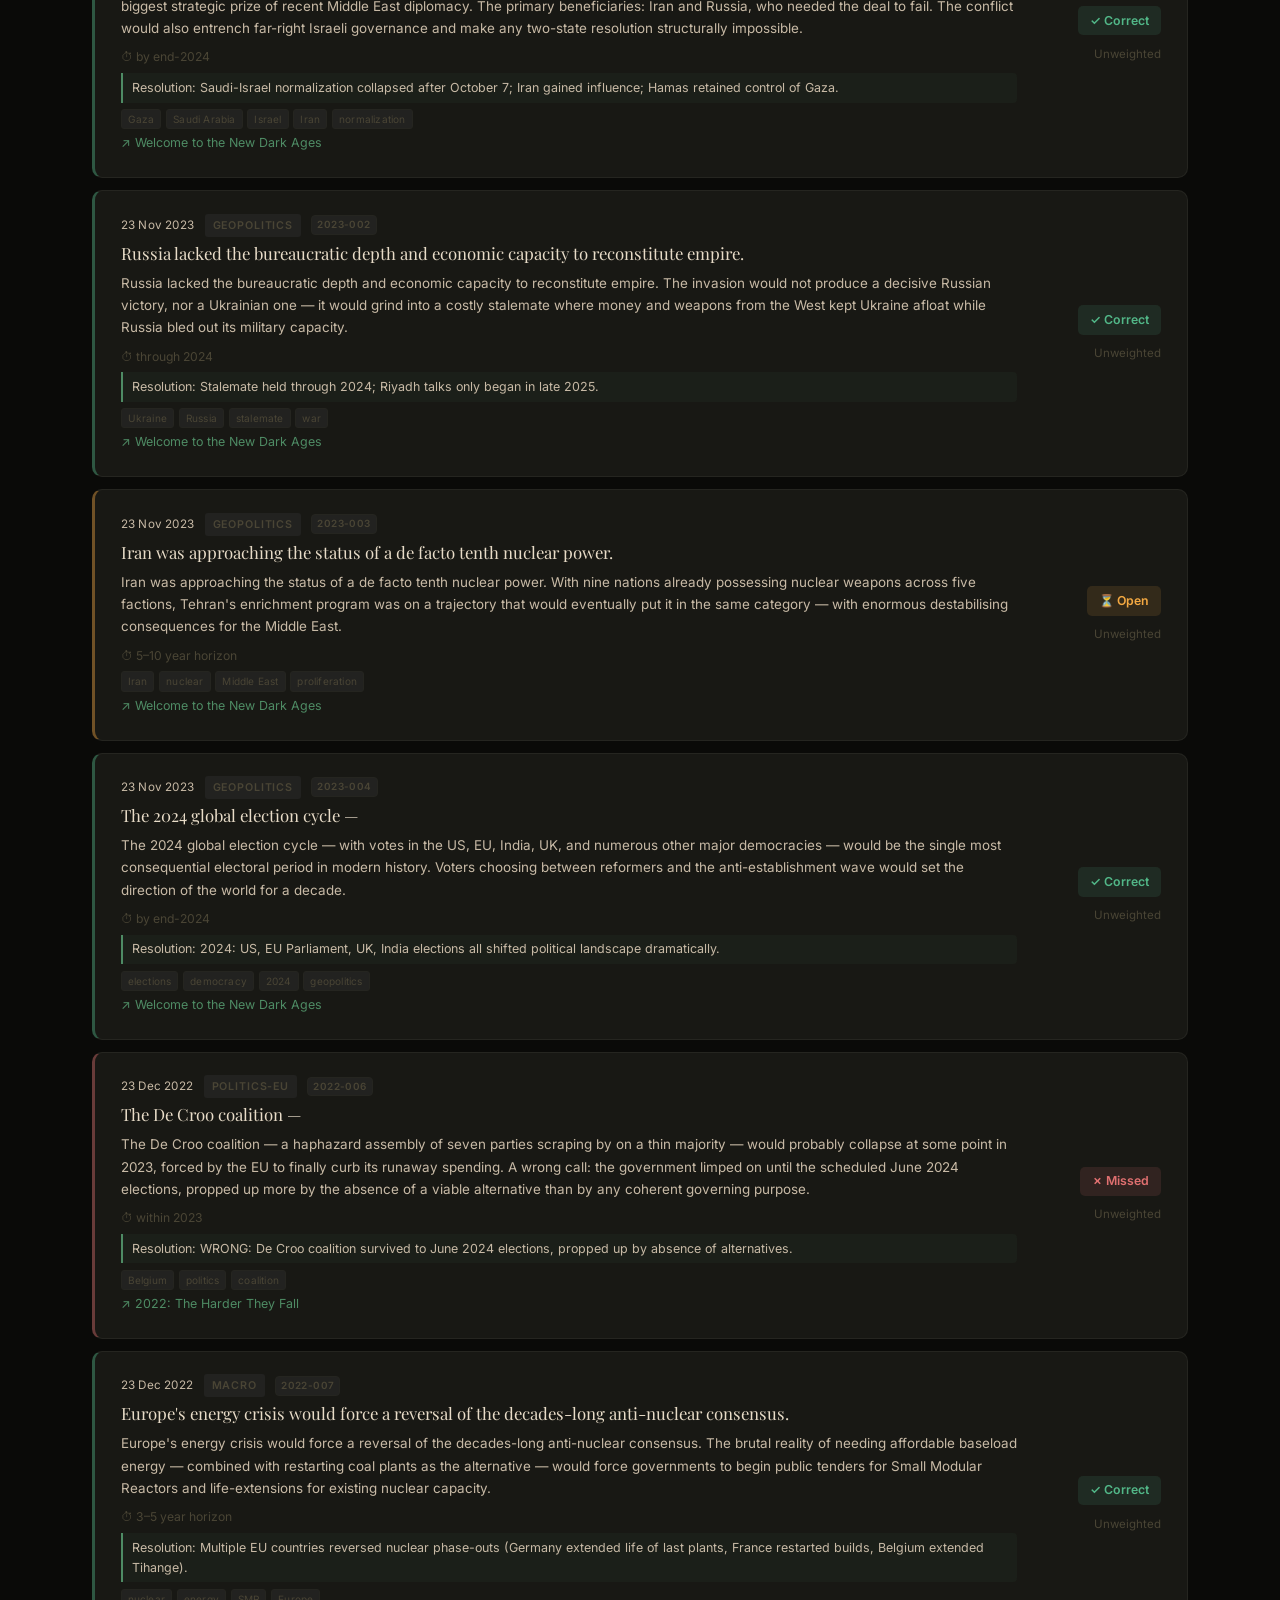
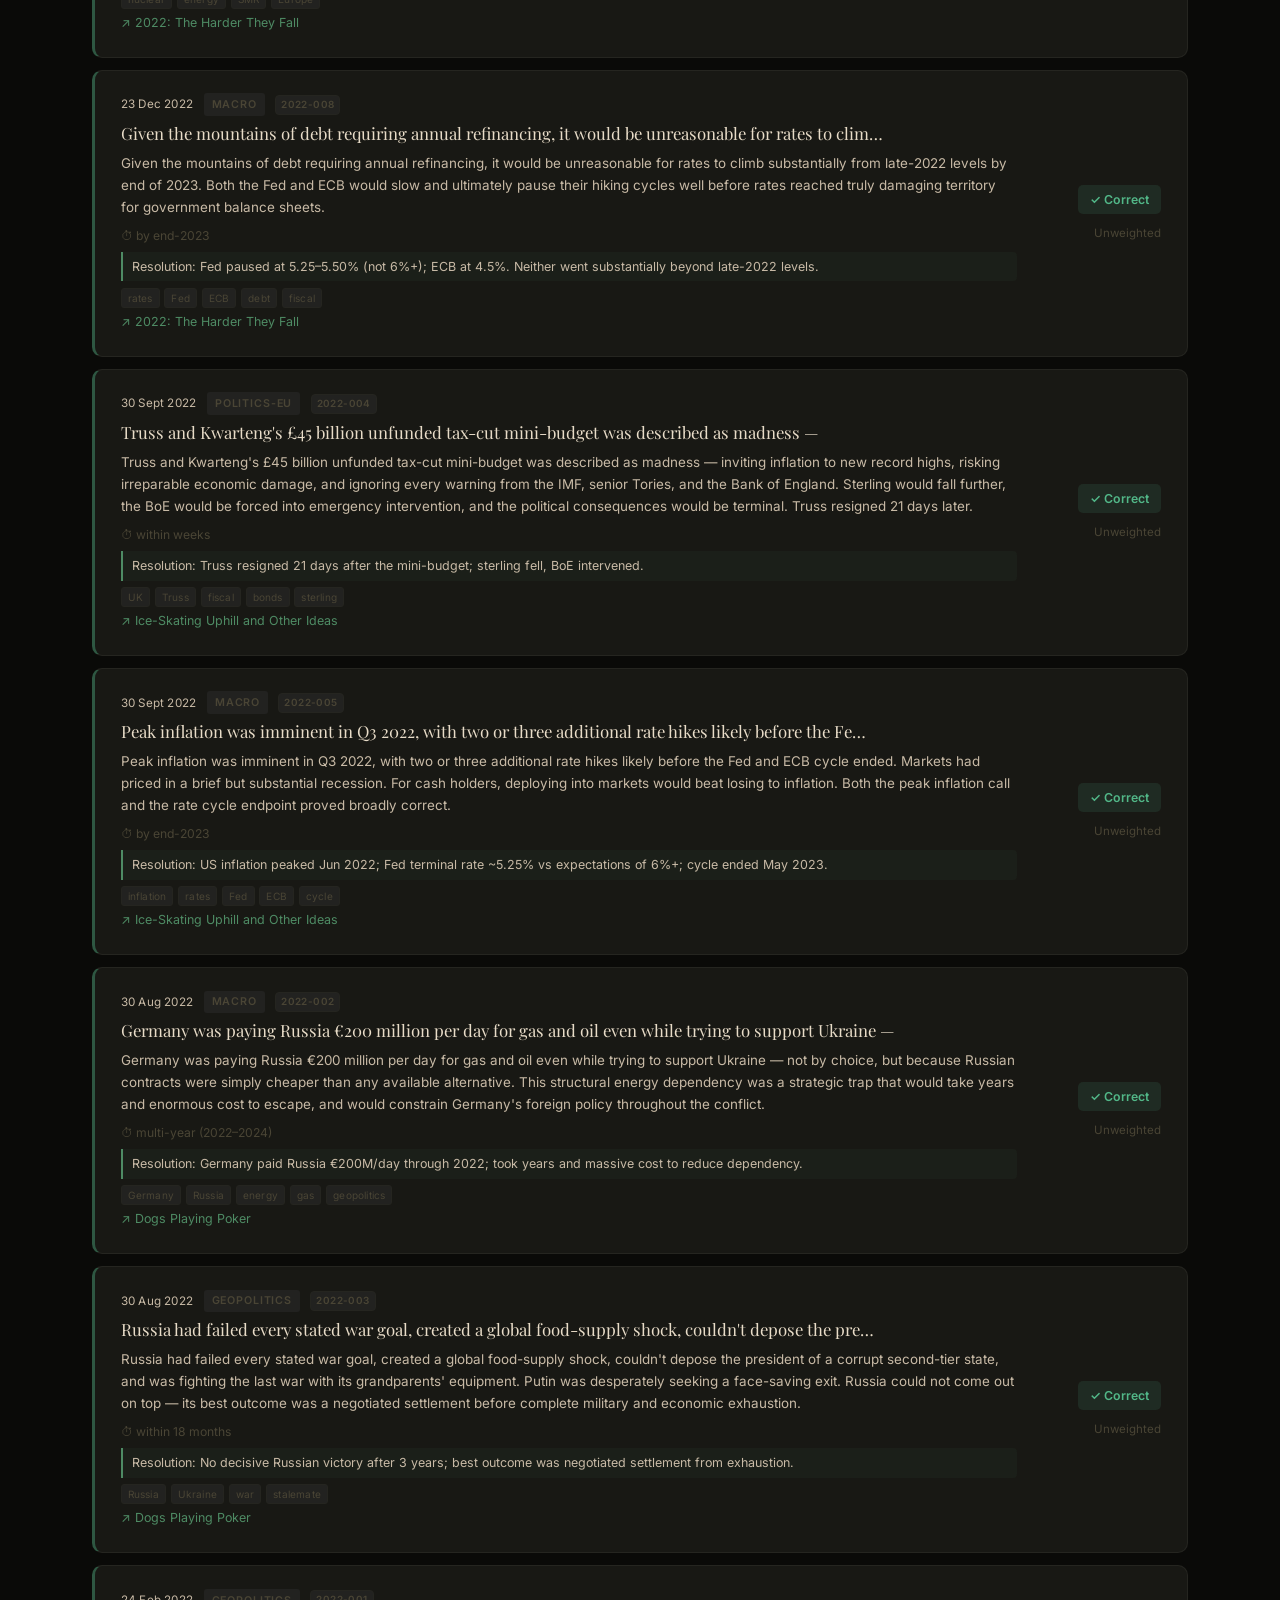
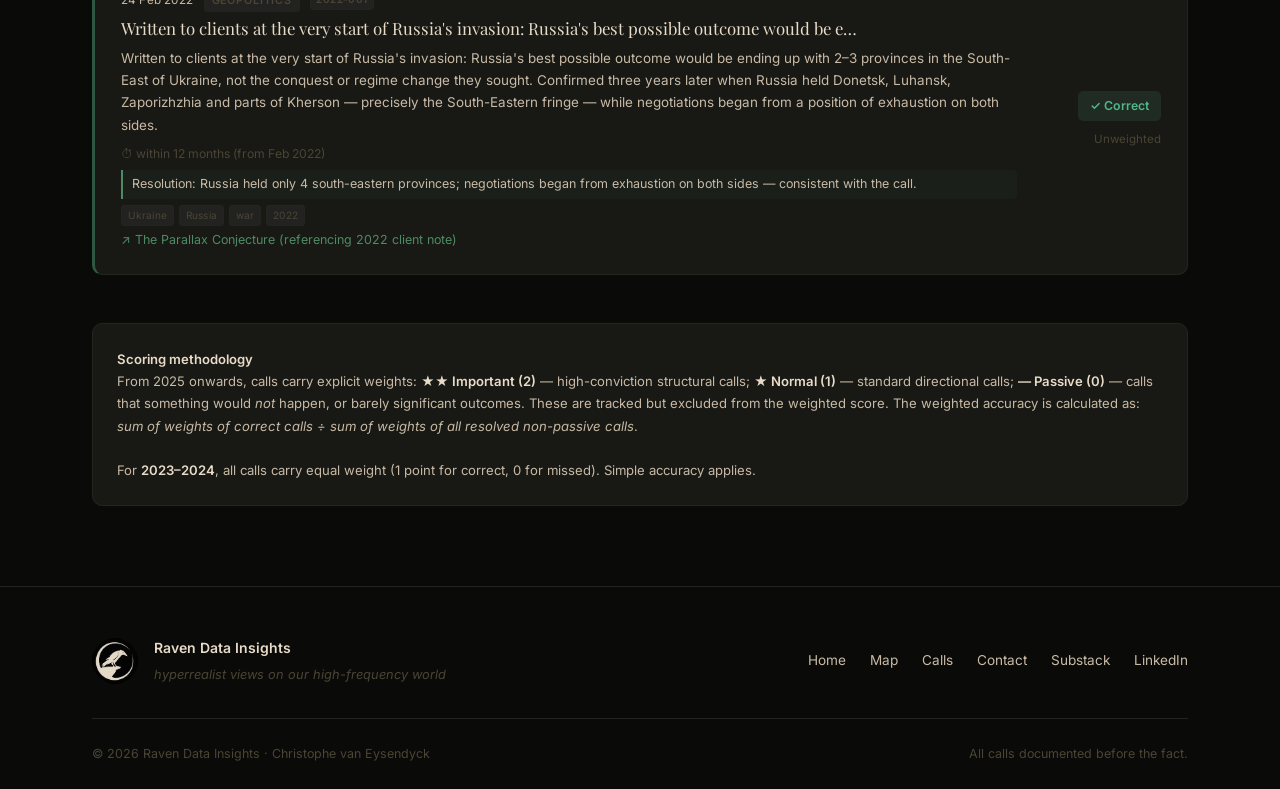
<file: calls.html>
<!DOCTYPE html>
<html lang="en">
<head>
  <meta charset="UTF-8">
  <meta name="viewport" content="width=device-width, initial-scale=1.0">
  <title>Calls & Scoring — Raven Data Insights</title>
  <meta name="description" content="Public track record of geopolitical and financial predictions. Every call documented before the fact, weighted by conviction, and scored when it resolves.">
  <meta name="keywords" content="geopolitical predictions, prediction track record, financial forecasting scorecard, geopolitical risk scoring">
  <link rel="canonical" href="https://realistdata.com/calls">
  <link rel="icon" type="image/jpg" href="images/raven-logo.jpg">

  <!-- Fonts -->
  <link rel="preconnect" href="https://fonts.googleapis.com">
  <link rel="preconnect" href="https://fonts.gstatic.com" crossorigin>
  <link href="https://fonts.googleapis.com/css2?family=Playfair+Display:ital,wght@0,400;0,600;0,700;1,400&family=Inter:wght@300;400;500;600&display=swap" rel="stylesheet">

  <!-- Open Graph -->
  <meta property="og:type" content="website">
  <meta property="og:url" content="https://realistdata.com/calls">
  <meta property="og:title" content="Calls & Scoring — Prediction Track Record">
  <meta property="og:description" content="Full scored ledger of geopolitical predictions from 2023 onwards. Hits, misses, and weighted accuracy — all public.">
  <meta property="og:image" content="https://realistdata.com/images/raven-og.jpg">
  <meta property="og:site_name" content="Raven Data Insights">

  <!-- Twitter Card -->
  <meta name="twitter:card" content="summary_large_image">
  <meta name="twitter:title" content="Calls & Scoring — Prediction Track Record">
  <meta name="twitter:description" content="Full scored ledger of geopolitical predictions from 2023 onwards. Hits, misses, and weighted accuracy — all public.">
  <meta name="twitter:image" content="https://realistdata.com/images/raven-og.jpg">

  <!-- Schema.org JSON-LD -->
  <script type="application/ld+json">
  {
    "@context": "https://schema.org",
    "@graph": [
      {
        "@type": "WebPage",
        "@id": "https://realistdata.com/calls#webpage",
        "url": "https://realistdata.com/calls",
        "name": "Calls & Scoring — Raven Data Insights",
        "description": "Public track record of geopolitical and financial predictions. Every call documented before the fact, weighted, and scored when it resolves.",
        "isPartOf": { "@id": "https://realistdata.com/#website" },
        "breadcrumb": {
          "@type": "BreadcrumbList",
          "itemListElement": [
            { "@type": "ListItem", "position": 1, "name": "Home", "item": "https://realistdata.com/" },
            { "@type": "ListItem", "position": 2, "name": "Calls & Scoring", "item": "https://realistdata.com/calls" }
          ]
        },
        "inLanguage": "en"
      },
      {
        "@type": "Dataset",
        "@id": "https://realistdata.com/calls#dataset",
        "name": "Raven Data Insights — Geopolitical & Financial Prediction Track Record",
        "description": "A publicly scored ledger of geopolitical and financial predictions, each documented before the fact with date, region, conviction weight, and outcome. Tracking since 2023.",
        "creator": { "@id": "https://realistdata.com/#founder" },
        "publisher": { "@id": "https://realistdata.com/#organization" },
        "temporalCoverage": "2023/..",
        "keywords": ["geopolitical predictions", "financial forecasting", "prediction track record", "geopolitical risk scoring"],
        "url": "https://realistdata.com/calls"
      }
    ]
  }
  </script>

  <link rel="stylesheet" href="css/style.css">
  <script id="Cookiebot" src="https://consent.cookiebot.com/uc.js" data-cbid="f82b530f-d535-4b13-9f3a-c132d8e75b42" data-blockingmode="auto" type="text/javascript"></script>
  <!-- Google tag (gtag.js) -->
<script async src="https://www.googletagmanager.com/gtag/js?id=G-5BYW86M4N2"></script>
<script>
  window.dataLayer = window.dataLayer || [];
  function gtag(){dataLayer.push(arguments);}
  gtag('js', new Date());

  gtag('config', 'G-5BYW86M4N2');
</script>
<!--PRERENDER:JSONLD:START-->
  <script type="application/ld+json">
{
  "@context": "https://schema.org",
  "@type": "Dataset",
  "name": "Raven Data Insights — Public Call Ledger",
  "description": "Geopolitical and macro forecasts documented before the fact and publicly scored on resolution. 39 calls tracked since 2022; conviction-weighted accuracy 88% across resolved calls. Hits and misses both published.",
  "url": "https://realistdata.com/calls",
  "creator": {
    "@type": "Organization",
    "name": "Raven Data Insights",
    "url": "https://realistdata.com"
  },
  "dateModified": "2026-07-17",
  "license": "https://realistdata.com",
  "variableMeasured": [
    {
      "@type": "PropertyValue",
      "name": "Total calls",
      "value": 39
    },
    {
      "@type": "PropertyValue",
      "name": "Weighted accuracy (resolved)",
      "value": "88%"
    }
  ]
}
  </script>
<!--PRERENDER:JSONLD:END-->
</head>
<body>
  <a href="#main" class="skip-link">Skip to content</a>

  <!-- ── NAVBAR ──────────────────────────────────────────────── -->
  <nav class="navbar">
    <a href="index.html" class="nav-brand">
      <img src="images/raven-logo.jpg" alt="Raven Data Insights" class="nav-logo">
      <div class="nav-title">
        <span class="nav-name">Raven Data Insights</span>
        <span class="nav-sub">hyperrealist views on our high-frequency world</span>
      </div>
    </a>
    <ul class="nav-links">
      <li><a href="index.html">Home</a></li>
      <li><a href="about.html">About</a></li>
      <li><a href="services.html">Engagements</a></li>
      <li><a href="map.html">Map</a></li>
      <li><a href="calls.html" class="active">Calls</a></li>
      <li><a href="contact.html">Contact</a></li>
      <li><a href="https://substack.com/@fromtheledge" target="_blank" rel="noopener" class="nav-cta">Substack ↗</a></li>
    </ul>
    <button class="nav-hamburger" aria-label="Toggle menu" aria-expanded="false">
      <span></span><span></span><span></span>
    </button>
  </nav>

  <!-- ── PAGE CONTENT ────────────────────────────────────────── -->
  <main id="main" class="calls-page">
    <div class="container">

      <div class="page-header">
        <span class="section-label">Track Record</span>
        <h1>Calls &amp; Scoring</h1>
        <p class="page-subtitle">Every prediction documented before the fact, scored when it resolves.</p>
      </div>

      <!-- Score summary cards -->
      <div class="score-grid" id="score-grid">
<!--PRERENDER:SCORE-GRID-->
          <div class="score-card" data-year="2026" style="cursor:pointer" title="Filter by 2026">
            <div class="score-card-year">2026 · Weighted</div>
            <div class="score-card-value">—</div>
            <div class="score-card-label">No resolved calls yet · 10 open</div>
            <div class="score-bar"><div class="score-bar-fill" data-width="0" style="width:0%"></div></div>
          </div>
          <div class="score-card" data-year="2025" style="cursor:pointer" title="Filter by 2025">
            <div class="score-card-year">2025 · Weighted</div>
            <div class="score-card-value">12/14</div>
            <div class="score-card-label">86% accuracy</div>
            <div class="score-bar"><div class="score-bar-fill" data-width="86" style="width:86%"></div></div>
          </div>
          <div class="score-card" data-year="2024" style="cursor:pointer" title="Filter by 2024">
            <div class="score-card-year">2024</div>
            <div class="score-card-value">7/8</div>
            <div class="score-card-label">88% accuracy</div>
            <div class="score-bar"><div class="score-bar-fill" data-width="88" style="width:88%"></div></div>
          </div>
          <div class="score-card" data-year="2023" style="cursor:pointer" title="Filter by 2023">
            <div class="score-card-year">2023</div>
            <div class="score-card-value">4/4</div>
            <div class="score-card-label">100% accuracy · 1 open</div>
            <div class="score-bar"><div class="score-bar-fill" data-width="100" style="width:100%"></div></div>
          </div>
          <div class="score-card" data-year="2022" style="cursor:pointer" title="Filter by 2022">
            <div class="score-card-year">2022</div>
            <div class="score-card-value">7/8</div>
            <div class="score-card-label">88% accuracy</div>
            <div class="score-bar"><div class="score-bar-fill" data-width="88" style="width:88%"></div></div>
          </div>
<!--/PRERENDER-->
      </div>

      <!-- Year filter tabs -->
      <div class="year-tabs" id="year-tabs">
        <button class="year-tab active" data-year="all">All Years</button>
        <button class="year-tab" data-year="2026">2026</button>
        <button class="year-tab" data-year="2025">2025</button>
        <button class="year-tab" data-year="2024">2024</button>
        <button class="year-tab" data-year="2023">2023</button>
        <button class="year-tab" data-year="2022">2022</button>
      </div>

      <!-- Calls list -->
      <div class="calls-list" id="calls-list">
<!--PRERENDER:CALLS-LIST-->
          <div class="call-card pending-card">
            <div class="call-left">
              <div class="call-meta">
                <span class="call-date">26 Jan 2026</span>
                <span class="call-region">Macro</span>
                <span class="call-id-badge">2026-010</span>
              </div>
              <div class="call-title">PM Takaichi&#x27;s unfunded investment spree would not cause a bond market crisis —</div>
              <div class="call-desc">PM Takaichi&#x27;s unfunded investment spree would not cause a bond market crisis — the BoJ owns too much of the JGB market — but would instead trigger a full yen currency crisis. An MoF/BoJ FX intervention would spook global equity markets by forcing an unwind of the endemic yen carry trade, with serious collateral damage for PE funds invested in Japan.</div>
              <div class="call-horizon">⏱ within 12 months (from Jan 2026)</div>
              
              <div class="call-tags"><span class="call-tag">Japan</span><span class="call-tag">yen</span><span class="call-tag">carry trade</span><span class="call-tag">Takaichi</span><span class="call-tag">BoJ</span></div>
              <a class="call-link" href="https://www.linkedin.com/pulse/carry-japans-election-could-unwind-trade-christophe-van-eysendyck-aneqe/" target="_blank" rel="noopener">↗ Carry On? Japan&#x27;s Election Could Unwind the Trade</a>
            </div>
            <div class="call-right">
              <span class="outcome-badge pending">⏳ Open</span>
              <div class="weight-badge"><span class="weight-stars">★★</span><span class="weight-label">Important</span></div>
            </div>
          </div>
          <div class="call-card pending-card">
            <div class="call-left">
              <div class="call-meta">
                <span class="call-date">31 Dec 2025</span>
                <span class="call-region">Macro</span>
                <span class="call-id-badge">2026-001</span>
              </div>
              <div class="call-title">Oil prices remain suppressed due to structural oversupply and weak global demand.</div>
              <div class="call-desc">Oil prices remain suppressed due to structural oversupply and weak global demand. Russia requires $65–70/barrel to balance its budget but sells at ~$62/barrel — a slow fiscal bleed that constrains its war economy.</div>
              <div class="call-horizon">⏱ through 2026</div>
              
              <div class="call-tags"><span class="call-tag">oil</span><span class="call-tag">OPEC</span><span class="call-tag">Russia</span><span class="call-tag">oversupply</span><span class="call-tag">fiscal</span></div>
              <a class="call-link" href="https://fromtheledge.substack.com/p/2026-not-so-silly-predictions-pt" target="_blank" rel="noopener">↗ 2026: Not-so-silly predictions, pt. II</a>
            </div>
            <div class="call-right">
              <span class="outcome-badge pending">⏳ Open</span>
              <div class="weight-badge"><span class="weight-stars">★</span><span class="weight-label">Normal</span></div>
            </div>
          </div>
          <div class="call-card pending-card">
            <div class="call-left">
              <div class="call-meta">
                <span class="call-date">31 Dec 2025</span>
                <span class="call-region">Markets</span>
                <span class="call-id-badge">2026-002</span>
              </div>
              <div class="call-title">Gold prices remain elevated above 2025 record highs throughout 2026, sustained by persistent geopoli…</div>
              <div class="call-desc">Gold prices remain elevated above 2025 record highs throughout 2026, sustained by persistent geopolitical uncertainty, central bank buying programs, and real-rate dynamics.</div>
              <div class="call-horizon">⏱ through 2026</div>
              
              <div class="call-tags"><span class="call-tag">gold</span><span class="call-tag">central banks</span><span class="call-tag">inflation</span><span class="call-tag">real rates</span></div>
              <a class="call-link" href="https://fromtheledge.substack.com/p/2026-not-so-silly-predictions-pt" target="_blank" rel="noopener">↗ 2026: Not-so-silly predictions, pt. II</a>
            </div>
            <div class="call-right">
              <span class="outcome-badge pending">⏳ Open</span>
              <div class="weight-badge"><span class="weight-stars">★</span><span class="weight-label">Normal</span></div>
            </div>
          </div>
          <div class="call-card pending-card">
            <div class="call-left">
              <div class="call-meta">
                <span class="call-date">31 Dec 2025</span>
                <span class="call-region">Geopolitics</span>
                <span class="call-id-badge">2026-003</span>
              </div>
              <div class="call-title">The Ukraine war settles into a frozen state —</div>
              <div class="call-desc">The Ukraine war settles into a frozen state — too costly to escalate to decisive victory, too politically risky to formally abandon for either side. No meaningful peace deal or substantial territorial change emerges in 2026.</div>
              <div class="call-horizon">⏱ through 2026</div>
              
              <div class="call-tags"><span class="call-tag">Ukraine</span><span class="call-tag">frozen conflict</span><span class="call-tag">Russia</span><span class="call-tag">peace</span></div>
              <a class="call-link" href="https://fromtheledge.substack.com/p/2026-not-so-silly-predictions-pt" target="_blank" rel="noopener">↗ 2026: Not-so-silly predictions, pt. II</a>
            </div>
            <div class="call-right">
              <span class="outcome-badge pending">⏳ Open</span>
              <div class="weight-badge"><span class="weight-stars">★★</span><span class="weight-label">Important</span></div>
            </div>
          </div>
          <div class="call-card pending-card">
            <div class="call-left">
              <div class="call-meta">
                <span class="call-date">31 Dec 2025</span>
                <span class="call-region">Geopolitics</span>
                <span class="call-id-badge">2026-004</span>
              </div>
              <div class="call-title">China does not launch a military invasion of Taiwan in 2026.</div>
              <div class="call-desc">China does not launch a military invasion of Taiwan in 2026. Pressure without war remains Beijing&#x27;s preferred posture — an invasion carries too great an economic cost and military risk given current PLA readiness assessments.</div>
              <div class="call-horizon">⏱ through 2026</div>
              
              <div class="call-tags"><span class="call-tag">Taiwan</span><span class="call-tag">China</span><span class="call-tag">invasion</span><span class="call-tag">PLA</span></div>
              <a class="call-link" href="https://fromtheledge.substack.com/p/2026-not-so-silly-predictions-pt" target="_blank" rel="noopener">↗ 2026: Not-so-silly predictions, pt. II</a>
            </div>
            <div class="call-right">
              <span class="outcome-badge pending">⏳ Open</span>
              <div class="weight-badge"><span class="weight-stars" style="color:var(--text-dim)">—</span><span class="weight-label">Passive</span></div>
            </div>
          </div>
          <div class="call-card pending-card">
            <div class="call-left">
              <div class="call-meta">
                <span class="call-date">31 Dec 2025</span>
                <span class="call-region">Tech-AI</span>
                <span class="call-id-badge">2026-005</span>
              </div>
              <div class="call-title">China makes measurable progress toward domestic EUV lithography capability within a 5–10 year horizo…</div>
              <div class="call-desc">China makes measurable progress toward domestic EUV lithography capability within a 5–10 year horizon, gradually reducing the strategic leverage that Taiwan and ASML hold over Beijing&#x27;s semiconductor ambitions.</div>
              <div class="call-horizon">⏱ 5–10 year horizon (progress milestone by end-2026)</div>
              
              <div class="call-tags"><span class="call-tag">China</span><span class="call-tag">semiconductors</span><span class="call-tag">EUV</span><span class="call-tag">ASML</span><span class="call-tag">chips</span></div>
              <a class="call-link" href="https://fromtheledge.substack.com/p/2026-not-so-silly-predictions-pt" target="_blank" rel="noopener">↗ 2026: Not-so-silly predictions, pt. II</a>
            </div>
            <div class="call-right">
              <span class="outcome-badge pending">⏳ Open</span>
              <div class="weight-badge"><span class="weight-stars">★</span><span class="weight-label">Normal</span></div>
            </div>
          </div>
          <div class="call-card pending-card">
            <div class="call-left">
              <div class="call-meta">
                <span class="call-date">31 Dec 2025</span>
                <span class="call-region">Politics-EU</span>
                <span class="call-id-badge">2026-006</span>
              </div>
              <div class="call-title">The EU does not implode despite historic right-wing electoral gains across France, Netherlands, Germ…</div>
              <div class="call-desc">The EU does not implode despite historic right-wing electoral gains across France, Netherlands, Germany, and Poland. Economic hardship in the automotive and chemical sectors continues, but the institutional framework holds.</div>
              <div class="call-horizon">⏱ through 2026</div>
              
              <div class="call-tags"><span class="call-tag">EU</span><span class="call-tag">institutions</span><span class="call-tag">integrity</span><span class="call-tag">politics</span></div>
              <a class="call-link" href="https://fromtheledge.substack.com/p/2026-not-so-silly-predictions-pt" target="_blank" rel="noopener">↗ 2026: Not-so-silly predictions, pt. II</a>
            </div>
            <div class="call-right">
              <span class="outcome-badge pending">⏳ Open</span>
              <div class="weight-badge"><span class="weight-stars" style="color:var(--text-dim)">—</span><span class="weight-label">Passive</span></div>
            </div>
          </div>
          <div class="call-card pending-card">
            <div class="call-left">
              <div class="call-meta">
                <span class="call-date">31 Dec 2025</span>
                <span class="call-region">Geopolitics</span>
                <span class="call-id-badge">2026-007</span>
              </div>
              <div class="call-title">Japan experiences increased friction with China over Taiwan, the Senkaku Islands, and historical grievances.</div>
              <div class="call-desc">Japan experiences increased friction with China over Taiwan, the Senkaku Islands, and historical grievances. PM Takaichi&#x27;s government fails to resolve Japan&#x27;s structural demographic or monopoly market problems.</div>
              <div class="call-horizon">⏱ through 2026</div>
              
              <div class="call-tags"><span class="call-tag">Japan</span><span class="call-tag">China</span><span class="call-tag">Senkaku</span><span class="call-tag">Taiwan</span><span class="call-tag">Takaichi</span></div>
              <a class="call-link" href="https://fromtheledge.substack.com/p/2026-not-so-silly-predictions-pt" target="_blank" rel="noopener">↗ 2026: Not-so-silly predictions, pt. II</a>
            </div>
            <div class="call-right">
              <span class="outcome-badge pending">⏳ Open</span>
              <div class="weight-badge"><span class="weight-stars">★</span><span class="weight-label">Normal</span></div>
            </div>
          </div>
          <div class="call-card pending-card">
            <div class="call-left">
              <div class="call-meta">
                <span class="call-date">31 Dec 2025</span>
                <span class="call-region">Tech-AI</span>
                <span class="call-id-badge">2026-008</span>
              </div>
              <div class="call-title">Despite inflated valuations and weak fundamental justifications for many AI companies, the bubble do…</div>
              <div class="call-desc">Despite inflated valuations and weak fundamental justifications for many AI companies, the bubble does not fully deflate in 2026. Momentum, capital inflows, and narrative power carry it further than fundamentals would suggest.</div>
              <div class="call-horizon">⏱ through 2026</div>
              
              <div class="call-tags"><span class="call-tag">AI</span><span class="call-tag">bubble</span><span class="call-tag">tech</span><span class="call-tag">valuations</span><span class="call-tag">US</span></div>
              <a class="call-link" href="https://fromtheledge.substack.com/p/2026-not-so-silly-predictions-pt" target="_blank" rel="noopener">↗ 2026: Not-so-silly predictions, pt. II</a>
            </div>
            <div class="call-right">
              <span class="outcome-badge pending">⏳ Open</span>
              <div class="weight-badge"><span class="weight-stars" style="color:var(--text-dim)">—</span><span class="weight-label">Passive</span></div>
            </div>
          </div>
          <div class="call-card pending-card">
            <div class="call-left">
              <div class="call-meta">
                <span class="call-date">31 Dec 2025</span>
                <span class="call-region">Macro</span>
                <span class="call-id-badge">2026-009</span>
              </div>
              <div class="call-title">US labor market weakens materially in 2026 —</div>
              <div class="call-desc">US labor market weakens materially in 2026 — rising credit delinquencies, unemployment creeping upward, 42M+ on food assistance. Private credit markets show first serious stress before public equity markets register cracks.</div>
              <div class="call-horizon">⏱ through 2026</div>
              
              <div class="call-tags"><span class="call-tag">US</span><span class="call-tag">labor</span><span class="call-tag">unemployment</span><span class="call-tag">credit</span><span class="call-tag">private credit</span></div>
              <a class="call-link" href="https://fromtheledge.substack.com/p/2026-not-so-silly-predictions-pt" target="_blank" rel="noopener">↗ 2026: Not-so-silly predictions, pt. II</a>
            </div>
            <div class="call-right">
              <span class="outcome-badge pending">⏳ Open</span>
              <div class="weight-badge"><span class="weight-stars">★★</span><span class="weight-label">Important</span></div>
            </div>
          </div>
          <div class="call-card success-card">
            <div class="call-left">
              <div class="call-meta">
                <span class="call-date">18 Feb 2025</span>
                <span class="call-region">Geopolitics</span>
                <span class="call-id-badge">2025-008</span>
              </div>
              <div class="call-title">The EU would have zero seat at the Ukraine peace table, because it had provided only a fraction of U…</div>
              <div class="call-desc">The EU would have zero seat at the Ukraine peace table, because it had provided only a fraction of US military and financial support while simultaneously buying Russian gas. Peace talks would happen without European participation — confirmed when the US and Russia met in Riyadh, with Europe explicitly excluded.</div>
              <div class="call-horizon">⏱ by mid-2025</div>
              <div class="call-resolution">Resolution: EU excluded from Riyadh talks; US-Russia bilateral format confirmed; EU side-lined.</div>
              <div class="call-tags"><span class="call-tag">EU</span><span class="call-tag">Ukraine</span><span class="call-tag">peace</span><span class="call-tag">Riyadh</span><span class="call-tag">geopolitics</span></div>
              <a class="call-link" href="https://www.linkedin.com/pulse/parallax-conjecture-christophe-van-eysendyck-yqnre/" target="_blank" rel="noopener">↗ The Parallax Conjecture</a>
            </div>
            <div class="call-right">
              <span class="outcome-badge success">✓ Correct</span>
              <div class="weight-badge"><span class="weight-stars">★★</span><span class="weight-label">Important</span></div>
            </div>
          </div>
          <div class="call-card success-card">
            <div class="call-left">
              <div class="call-meta">
                <span class="call-date">15 Jan 2025</span>
                <span class="call-region">Politics-EU</span>
                <span class="call-id-badge">2025-001</span>
              </div>
              <div class="call-title">France&#x27;s worsening debt-to-GDP ratio, combined with political paralysis following snap elections, wo…</div>
              <div class="call-desc">France&#x27;s worsening debt-to-GDP ratio, combined with political paralysis following snap elections, would push the Fifth Republic toward a constitutional and financial credibility crisis. Bond spreads versus Germany would widen materially.</div>
              <div class="call-horizon">⏱ through 2025</div>
              <div class="call-resolution">Resolution: France spreads hit 90bp over Germany; constitutional crisis averted but government paralysis continued.</div>
              <div class="call-tags"><span class="call-tag">France</span><span class="call-tag">debt</span><span class="call-tag">fiscal</span><span class="call-tag">OAT</span><span class="call-tag">Bund</span></div>
              <a class="call-link" href="https://fromtheledge.substack.com/p/2026-not-so-silly-predictions-part" target="_blank" rel="noopener">↗ 2026: Not-so-silly predictions, part I</a>
            </div>
            <div class="call-right">
              <span class="outcome-badge success">✓ Correct</span>
              <div class="weight-badge"><span class="weight-stars">★★</span><span class="weight-label">Important</span></div>
            </div>
          </div>
          <div class="call-card success-card">
            <div class="call-left">
              <div class="call-meta">
                <span class="call-date">15 Jan 2025</span>
                <span class="call-region">Politics-EU</span>
                <span class="call-id-badge">2025-002</span>
              </div>
              <div class="call-title">Right-wing populist parties would gain power or expand influence across Germany, Hungary, Austria, N…</div>
              <div class="call-desc">Right-wing populist parties would gain power or expand influence across Germany, Hungary, Austria, Netherlands, and the UK as traditional centrist parties collapse amid economic anxiety, migration pressures, and loss of institutional trust.</div>
              <div class="call-horizon">⏱ through 2025</div>
              <div class="call-resolution">Resolution: FPÖ won Austrian election; AfD came 2nd in Germany; populists gained in Poland, Netherlands.</div>
              <div class="call-tags"><span class="call-tag">EU</span><span class="call-tag">populism</span><span class="call-tag">right-wing</span><span class="call-tag">elections</span><span class="call-tag">Germany</span></div>
              <a class="call-link" href="https://fromtheledge.substack.com/p/2026-not-so-silly-predictions-part" target="_blank" rel="noopener">↗ 2026: Not-so-silly predictions, part I</a>
            </div>
            <div class="call-right">
              <span class="outcome-badge success">✓ Correct</span>
              <div class="weight-badge"><span class="weight-stars">★★</span><span class="weight-label">Important</span></div>
            </div>
          </div>
          <div class="call-card success-card">
            <div class="call-left">
              <div class="call-meta">
                <span class="call-date">15 Jan 2025</span>
                <span class="call-region">Markets</span>
                <span class="call-id-badge">2025-003</span>
              </div>
              <div class="call-title">US equity markets would significantly outperform their European counterparts throughout 2025, driven…</div>
              <div class="call-desc">US equity markets would significantly outperform their European counterparts throughout 2025, driven by the AI investment boom, stronger economic fundamentals, and corporate earnings resilience.</div>
              <div class="call-horizon">⏱ through 2025</div>
              <div class="call-resolution">Resolution: S&amp;P 500 up ~25% in 2025; European indices underperformed materially.</div>
              <div class="call-tags"><span class="call-tag">US</span><span class="call-tag">equities</span><span class="call-tag">AI</span><span class="call-tag">markets</span><span class="call-tag">S&amp;P</span></div>
              <a class="call-link" href="https://fromtheledge.substack.com/p/2026-not-so-silly-predictions-part" target="_blank" rel="noopener">↗ 2026: Not-so-silly predictions, part I</a>
            </div>
            <div class="call-right">
              <span class="outcome-badge success">✓ Correct</span>
              <div class="weight-badge"><span class="weight-stars">★</span><span class="weight-label">Normal</span></div>
            </div>
          </div>
          <div class="call-card success-card">
            <div class="call-left">
              <div class="call-meta">
                <span class="call-date">15 Jan 2025</span>
                <span class="call-region">Geopolitics</span>
                <span class="call-id-badge">2025-004</span>
              </div>
              <div class="call-title">The Gaza siege would persist throughout 2025 with catastrophic displacement and casualty figures rea…</div>
              <div class="call-desc">The Gaza siege would persist throughout 2025 with catastrophic displacement and casualty figures reaching 90%+ of the population. No meaningful or durable ceasefire would materialize despite international pressure.</div>
              <div class="call-horizon">⏱ through 2025</div>
              <div class="call-resolution">Resolution: Gaza siege continued; 90%+ displacement; no durable ceasefire despite multiple short pauses.</div>
              <div class="call-tags"><span class="call-tag">Gaza</span><span class="call-tag">ceasefire</span><span class="call-tag">Middle East</span><span class="call-tag">Israel</span></div>
              <a class="call-link" href="https://fromtheledge.substack.com/p/2026-not-so-silly-predictions-part" target="_blank" rel="noopener">↗ 2026: Not-so-silly predictions, part I</a>
            </div>
            <div class="call-right">
              <span class="outcome-badge success">✓ Correct</span>
              <div class="weight-badge"><span class="weight-stars">★</span><span class="weight-label">Normal</span></div>
            </div>
          </div>
          <div class="call-card success-card">
            <div class="call-left">
              <div class="call-meta">
                <span class="call-date">15 Jan 2025</span>
                <span class="call-region">Geopolitics</span>
                <span class="call-id-badge">2025-005</span>
              </div>
              <div class="call-title">Beijing would maintain an aggressive pressure campaign against Taiwan —</div>
              <div class="call-desc">Beijing would maintain an aggressive pressure campaign against Taiwan — military exercises, economic coercion, and diplomatic isolation — without escalating to direct armed conflict.</div>
              <div class="call-horizon">⏱ through 2025</div>
              <div class="call-resolution">Resolution: China conducted major exercises; ADIZ incursions; no kinetic action.</div>
              <div class="call-tags"><span class="call-tag">Taiwan</span><span class="call-tag">China</span><span class="call-tag">coercion</span><span class="call-tag">PLA</span><span class="call-tag">geopolitics</span></div>
              <a class="call-link" href="https://fromtheledge.substack.com/p/2026-not-so-silly-predictions-part" target="_blank" rel="noopener">↗ 2026: Not-so-silly predictions, part I</a>
            </div>
            <div class="call-right">
              <span class="outcome-badge success">✓ Correct</span>
              <div class="weight-badge"><span class="weight-stars">★★</span><span class="weight-label">Important</span></div>
            </div>
          </div>
          <div class="call-card success-card">
            <div class="call-left">
              <div class="call-meta">
                <span class="call-date">15 Jan 2025</span>
                <span class="call-region">Geopolitics</span>
                <span class="call-id-badge">2025-006</span>
              </div>
              <div class="call-title">The Assad regime&#x27;s structural vulnerabilities —</div>
              <div class="call-desc">The Assad regime&#x27;s structural vulnerabilities — economic collapse, Russian forces depleted in Ukraine, exhausted military — would culminate in a complete regime collapse. Predicted before the fall became consensus.</div>
              <div class="call-horizon">⏱ through 2025</div>
              <div class="call-resolution">Resolution: Assad regime fell December 8, 2024; called before the HTS offensive completed.</div>
              <div class="call-tags"><span class="call-tag">Syria</span><span class="call-tag">Assad</span><span class="call-tag">regime</span><span class="call-tag">collapse</span></div>
              <a class="call-link" href="https://fromtheledge.substack.com/p/2026-not-so-silly-predictions-part" target="_blank" rel="noopener">↗ 2026: Not-so-silly predictions, part I</a>
            </div>
            <div class="call-right">
              <span class="outcome-badge success">✓ Correct</span>
              <div class="weight-badge"><span class="weight-stars">★★</span><span class="weight-label">Important</span></div>
            </div>
          </div>
          <div class="call-card failed-card">
            <div class="call-left">
              <div class="call-meta">
                <span class="call-date">15 Jan 2025</span>
                <span class="call-region">Geopolitics</span>
                <span class="call-id-badge">2025-007</span>
              </div>
              <div class="call-title">A negotiated ceasefire would largely be in place by end of 2025.</div>
              <div class="call-desc">A negotiated ceasefire would largely be in place by end of 2025. This call did not materialise — talks had barely begun and peace remained a very long way off by year-end.</div>
              <div class="call-horizon">⏱ by end-2025</div>
              <div class="call-resolution">Resolution: WRONG: No ceasefire by end-2025; talks began in Riyadh but no formal settlement.</div>
              <div class="call-tags"><span class="call-tag">Ukraine</span><span class="call-tag">ceasefire</span><span class="call-tag">Russia</span><span class="call-tag">peace</span></div>
              <a class="call-link" href="https://fromtheledge.substack.com/p/2026-not-so-silly-predictions-part" target="_blank" rel="noopener">↗ 2026: Not-so-silly predictions, part I</a>
            </div>
            <div class="call-right">
              <span class="outcome-badge failed">✗ Missed</span>
              <div class="weight-badge"><span class="weight-stars">★★</span><span class="weight-label">Important</span></div>
            </div>
          </div>
          <div class="call-card success-card">
            <div class="call-left">
              <div class="call-meta">
                <span class="call-date">3 Dec 2024</span>
                <span class="call-region">Macro</span>
                <span class="call-id-badge">2024-004</span>
              </div>
              <div class="call-title">French government bond spreads versus Germany would widen further in 2025 —</div>
              <div class="call-desc">French government bond spreads versus Germany would widen further in 2025 — already at their widest since the GFC when this was written. Le Pen&#x27;s political campaigns to topple the government, combined with chronic fiscal irresponsibility, would intensify the pressure. New elections would only add uncertainty.</div>
              <div class="call-horizon">⏱ through 2025</div>
              <div class="call-resolution">Resolution: French OAT-Bund spread widened to widest since GFC; France lost AAA at S&amp;P in 2024.</div>
              <div class="call-tags"><span class="call-tag">France</span><span class="call-tag">bonds</span><span class="call-tag">OAT</span><span class="call-tag">Bund</span><span class="call-tag">spread</span></div>
              <a class="call-link" href="https://www.linkedin.com/pulse/2025-silly-predictions-christophe-van-eysendyck-ce2ke/" target="_blank" rel="noopener">↗ 2025: Silly Predictions</a>
            </div>
            <div class="call-right">
              <span class="outcome-badge success">✓ Correct</span>
              <div class="weight-badge"><span class="weight-label" style="color:var(--text-dim)">Unweighted</span></div>
            </div>
          </div>
          <div class="call-card success-card">
            <div class="call-left">
              <div class="call-meta">
                <span class="call-date">3 Dec 2024</span>
                <span class="call-region">Geopolitics</span>
                <span class="call-id-badge">2024-005</span>
              </div>
              <div class="call-title">Trump&#x27;s return to the White House would bring sweeping tariffs against China and potentially the EU,…</div>
              <div class="call-desc">Trump&#x27;s return to the White House would bring sweeping tariffs against China and potentially the EU, triggering retaliatory responses and a broader restructuring of global trade flows along political rather than economic lines.</div>
              <div class="call-horizon">⏱ through 2025</div>
              <div class="call-resolution">Resolution: Trump&#x27;s 2025 tariff package exceeded expectations; retaliatory measures from China, EU, Canada.</div>
              <div class="call-tags"><span class="call-tag">Trump</span><span class="call-tag">tariffs</span><span class="call-tag">trade war</span><span class="call-tag">China</span><span class="call-tag">EU</span></div>
              <a class="call-link" href="https://www.linkedin.com/pulse/2025-silly-predictions-christophe-van-eysendyck-ce2ke/" target="_blank" rel="noopener">↗ 2025: Silly Predictions</a>
            </div>
            <div class="call-right">
              <span class="outcome-badge success">✓ Correct</span>
              <div class="weight-badge"><span class="weight-label" style="color:var(--text-dim)">Unweighted</span></div>
            </div>
          </div>
          <div class="call-card success-card">
            <div class="call-left">
              <div class="call-meta">
                <span class="call-date">3 Dec 2024</span>
                <span class="call-region">Politics-EU</span>
                <span class="call-id-badge">2024-006</span>
              </div>
              <div class="call-title">Germany —</div>
              <div class="call-desc">Germany — theoretically capable of being Europe&#x27;s growth engine — would choose the status quo and thus irrelevance, refusing to stimulate its economy or provide credible continental leadership amid a collapsing government coalition.</div>
              <div class="call-horizon">⏱ through 2025</div>
              <div class="call-resolution">Resolution: Germany GDP contracted in 2024; no fiscal stimulus; AfD surged; CDU-led coalition inherited stagnation.</div>
              <div class="call-tags"><span class="call-tag">Germany</span><span class="call-tag">stagnation</span><span class="call-tag">EU</span><span class="call-tag">leadership</span></div>
              <a class="call-link" href="https://www.linkedin.com/pulse/2025-silly-predictions-christophe-van-eysendyck-ce2ke/" target="_blank" rel="noopener">↗ 2025: Silly Predictions</a>
            </div>
            <div class="call-right">
              <span class="outcome-badge success">✓ Correct</span>
              <div class="weight-badge"><span class="weight-label" style="color:var(--text-dim)">Unweighted</span></div>
            </div>
          </div>
          <div class="call-card failed-card">
            <div class="call-left">
              <div class="call-meta">
                <span class="call-date">3 Dec 2024</span>
                <span class="call-region">Geopolitics</span>
                <span class="call-id-badge">2024-007</span>
              </div>
              <div class="call-title">A negotiated settlement would land in Q2/Q3 2025 after another pointless summer offensive.</div>
              <div class="call-desc">A negotiated settlement would land in Q2/Q3 2025 after another pointless summer offensive. Putin couldn&#x27;t sustain the economic and military costs of fighting on multiple fronts. This call was wrong — despite Riyadh talks beginning, no formal ceasefire was in place by end of 2025.</div>
              <div class="call-horizon">⏱ by Q3 2025</div>
              <div class="call-resolution">Resolution: WRONG: No meaningful ceasefire by Q3 2025; Riyadh talks barely began by year-end.</div>
              <div class="call-tags"><span class="call-tag">Ukraine</span><span class="call-tag">ceasefire</span><span class="call-tag">Russia</span><span class="call-tag">peace</span></div>
              <a class="call-link" href="https://www.linkedin.com/pulse/2025-silly-predictions-christophe-van-eysendyck-ce2ke/" target="_blank" rel="noopener">↗ 2025: Silly Predictions</a>
            </div>
            <div class="call-right">
              <span class="outcome-badge failed">✗ Missed</span>
              <div class="weight-badge"><span class="weight-label" style="color:var(--text-dim)">Unweighted</span></div>
            </div>
          </div>
          <div class="call-card success-card">
            <div class="call-left">
              <div class="call-meta">
                <span class="call-date">3 Dec 2024</span>
                <span class="call-region">Geopolitics</span>
                <span class="call-id-badge">2024-008</span>
              </div>
              <div class="call-title">Xi would not annex Taiwan in 2025.</div>
              <div class="call-desc">Xi would not annex Taiwan in 2025. Despite massive domestic economic pressures — historic youth unemployment, demographic collapse, real estate crisis — the PLA was not sufficiently ready, and there was nothing to gain militarily at that stage. The pressure campaign would continue but stop short of invasion.</div>
              <div class="call-horizon">⏱ through 2025</div>
              <div class="call-resolution">Resolution: PLA conducted pressure exercises but no invasion; 2025 assessment: still not ready.</div>
              <div class="call-tags"><span class="call-tag">Taiwan</span><span class="call-tag">China</span><span class="call-tag">invasion</span><span class="call-tag">PLA</span></div>
              <a class="call-link" href="https://www.linkedin.com/pulse/2025-silly-predictions-christophe-van-eysendyck-ce2ke/" target="_blank" rel="noopener">↗ 2025: Silly Predictions</a>
            </div>
            <div class="call-right">
              <span class="outcome-badge success">✓ Correct</span>
              <div class="weight-badge"><span class="weight-label" style="color:var(--text-dim)">Unweighted</span></div>
            </div>
          </div>
          <div class="call-card success-card">
            <div class="call-left">
              <div class="call-meta">
                <span class="call-date">15 Aug 2024</span>
                <span class="call-region">Markets</span>
                <span class="call-id-badge">2024-002</span>
              </div>
              <div class="call-title">Made the Nvidia buy recommendation to clients when it first attracted renewed attention after the cr…</div>
              <div class="call-desc">Made the Nvidia buy recommendation to clients when it first attracted renewed attention after the crypto mining boom subsided — and was laughed out of a meeting for it. The thesis: Nvidia&#x27;s GPU architecture was uniquely positioned to power the coming AI revolution. By 2024, the call had been spectacularly validated, with Nvidia becoming one of the most valuable companies on earth.</div>
              <div class="call-horizon">⏱ ongoing / multi-year</div>
              <div class="call-resolution">Resolution: Nvidia became one of the most valuable companies on earth by 2024; call validated spectacularly.</div>
              <div class="call-tags"><span class="call-tag">Nvidia</span><span class="call-tag">AI</span><span class="call-tag">semiconductors</span><span class="call-tag">markets</span></div>
              <a class="call-link" href="https://www.linkedin.com/pulse/fooled-volatility-christophe-van-eysendyck-wlj4e/" target="_blank" rel="noopener">↗ Fooled by Volatility?</a>
            </div>
            <div class="call-right">
              <span class="outcome-badge success">✓ Correct</span>
              <div class="weight-badge"><span class="weight-label" style="color:var(--text-dim)">Unweighted</span></div>
            </div>
          </div>
          <div class="call-card success-card">
            <div class="call-left">
              <div class="call-meta">
                <span class="call-date">15 Aug 2024</span>
                <span class="call-region">Markets</span>
                <span class="call-id-badge">2024-003</span>
              </div>
              <div class="call-title">Despite Magnificent Seven dominance of headline returns, the safest fundamental bets of 2024 were he…</div>
              <div class="call-desc">Despite Magnificent Seven dominance of headline returns, the safest fundamental bets of 2024 were healthcare and financials: averaging 9–10% price returns with minimal downside volatility. Proof that buy-and-hold fundamental investing still works even in years dominated by three-trillion-dollar gorillas.</div>
              <div class="call-horizon">⏱ by end-2024</div>
              <div class="call-resolution">Resolution: Healthcare and financials averaged 9–10% price returns in 2024 with minimal downside volatility.</div>
              <div class="call-tags"><span class="call-tag">healthcare</span><span class="call-tag">financials</span><span class="call-tag">equities</span><span class="call-tag">returns</span></div>
              <a class="call-link" href="https://www.linkedin.com/pulse/fooled-volatility-christophe-van-eysendyck-wlj4e/" target="_blank" rel="noopener">↗ Fooled by Volatility?</a>
            </div>
            <div class="call-right">
              <span class="outcome-badge success">✓ Correct</span>
              <div class="weight-badge"><span class="weight-label" style="color:var(--text-dim)">Unweighted</span></div>
            </div>
          </div>
          <div class="call-card success-card">
            <div class="call-left">
              <div class="call-meta">
                <span class="call-date">13 May 2024</span>
                <span class="call-region">Politics-EU</span>
                <span class="call-id-badge">2024-001</span>
              </div>
              <div class="call-title">Every Belgian party&#x27;s election program, as calculated by the Federal Planning Bureau, would widen th…</div>
              <div class="call-desc">Every Belgian party&#x27;s election program, as calculated by the Federal Planning Bureau, would widen the budget deficit by 4–8% by 2029 relative to the Maastricht norm. Like Liz Truss before them, Belgian politicians looked at the mini-budget disaster and treated it as a shining example rather than a warning. The country would become significantly poorer no matter who won.</div>
              <div class="call-horizon">⏱ by end-2024</div>
              <div class="call-resolution">Resolution: All major Belgian parties&#x27; 2024 programs widened deficit; country in fiscal crisis by 2026.</div>
              <div class="call-tags"><span class="call-tag">Belgium</span><span class="call-tag">election</span><span class="call-tag">fiscal</span><span class="call-tag">deficit</span></div>
              <a class="call-link" href="https://www.linkedin.com/pulse/election-time-sharks-blood-budgets-christophe-van-eysendyck-at5bf/" target="_blank" rel="noopener">↗ Election Time: Sharks, Blood and Budgets</a>
            </div>
            <div class="call-right">
              <span class="outcome-badge success">✓ Correct</span>
              <div class="weight-badge"><span class="weight-label" style="color:var(--text-dim)">Unweighted</span></div>
            </div>
          </div>
          <div class="call-card success-card">
            <div class="call-left">
              <div class="call-meta">
                <span class="call-date">29 Dec 2023</span>
                <span class="call-region">Geopolitics</span>
                <span class="call-id-badge">2023-005</span>
              </div>
              <div class="call-title">China&#x27;s population had already peaked and structural long-run decline was now locked in —</div>
              <div class="call-desc">China&#x27;s population had already peaked and structural long-run decline was now locked in — the country faced losing roughly half its population over the next 30–40 years. Unlike EU demographic problems that could theoretically be addressed with managed immigration, China&#x27;s demographic trajectory was essentially irreversible.</div>
              <div class="call-horizon">⏱ 30–40 year horizon (structural)</div>
              <div class="call-resolution">Resolution: China reported population decline every year from 2022; demographic trajectory confirmed locked in.</div>
              <div class="call-tags"><span class="call-tag">China</span><span class="call-tag">demographics</span><span class="call-tag">population</span><span class="call-tag">decline</span></div>
              <a class="call-link" href="https://www.linkedin.com/pulse/migration-period-redux-christophe-van-eysendyck-1fpje/" target="_blank" rel="noopener">↗ The Migration Period — Redux</a>
            </div>
            <div class="call-right">
              <span class="outcome-badge success">✓ Correct</span>
              <div class="weight-badge"><span class="weight-label" style="color:var(--text-dim)">Unweighted</span></div>
            </div>
          </div>
          <div class="call-card success-card">
            <div class="call-left">
              <div class="call-meta">
                <span class="call-date">23 Nov 2023</span>
                <span class="call-region">Geopolitics</span>
                <span class="call-id-badge">2023-001</span>
              </div>
              <div class="call-title">The Hamas attack and Israel&#x27;s disproportionate response would completely derail the Saudi-Israel nor…</div>
              <div class="call-desc">The Hamas attack and Israel&#x27;s disproportionate response would completely derail the Saudi-Israel normalization process that had been the biggest strategic prize of recent Middle East diplomacy. The primary beneficiaries: Iran and Russia, who needed the deal to fail. The conflict would also entrench far-right Israeli governance and make any two-state resolution structurally impossible.</div>
              <div class="call-horizon">⏱ by end-2024</div>
              <div class="call-resolution">Resolution: Saudi-Israel normalization collapsed after October 7; Iran gained influence; Hamas retained control of Gaza.</div>
              <div class="call-tags"><span class="call-tag">Gaza</span><span class="call-tag">Saudi Arabia</span><span class="call-tag">Israel</span><span class="call-tag">Iran</span><span class="call-tag">normalization</span></div>
              <a class="call-link" href="https://www.linkedin.com/pulse/welcome-new-dark-ages-christophe-van-eysendyck-zyrie/" target="_blank" rel="noopener">↗ Welcome to the New Dark Ages</a>
            </div>
            <div class="call-right">
              <span class="outcome-badge success">✓ Correct</span>
              <div class="weight-badge"><span class="weight-label" style="color:var(--text-dim)">Unweighted</span></div>
            </div>
          </div>
          <div class="call-card success-card">
            <div class="call-left">
              <div class="call-meta">
                <span class="call-date">23 Nov 2023</span>
                <span class="call-region">Geopolitics</span>
                <span class="call-id-badge">2023-002</span>
              </div>
              <div class="call-title">Russia lacked the bureaucratic depth and economic capacity to reconstitute empire.</div>
              <div class="call-desc">Russia lacked the bureaucratic depth and economic capacity to reconstitute empire. The invasion would not produce a decisive Russian victory, nor a Ukrainian one — it would grind into a costly stalemate where money and weapons from the West kept Ukraine afloat while Russia bled out its military capacity.</div>
              <div class="call-horizon">⏱ through 2024</div>
              <div class="call-resolution">Resolution: Stalemate held through 2024; Riyadh talks only began in late 2025.</div>
              <div class="call-tags"><span class="call-tag">Ukraine</span><span class="call-tag">Russia</span><span class="call-tag">stalemate</span><span class="call-tag">war</span></div>
              <a class="call-link" href="https://www.linkedin.com/pulse/welcome-new-dark-ages-christophe-van-eysendyck-zyrie/" target="_blank" rel="noopener">↗ Welcome to the New Dark Ages</a>
            </div>
            <div class="call-right">
              <span class="outcome-badge success">✓ Correct</span>
              <div class="weight-badge"><span class="weight-label" style="color:var(--text-dim)">Unweighted</span></div>
            </div>
          </div>
          <div class="call-card pending-card">
            <div class="call-left">
              <div class="call-meta">
                <span class="call-date">23 Nov 2023</span>
                <span class="call-region">Geopolitics</span>
                <span class="call-id-badge">2023-003</span>
              </div>
              <div class="call-title">Iran was approaching the status of a de facto tenth nuclear power.</div>
              <div class="call-desc">Iran was approaching the status of a de facto tenth nuclear power. With nine nations already possessing nuclear weapons across five factions, Tehran&#x27;s enrichment program was on a trajectory that would eventually put it in the same category — with enormous destabilising consequences for the Middle East.</div>
              <div class="call-horizon">⏱ 5–10 year horizon</div>
              
              <div class="call-tags"><span class="call-tag">Iran</span><span class="call-tag">nuclear</span><span class="call-tag">Middle East</span><span class="call-tag">proliferation</span></div>
              <a class="call-link" href="https://www.linkedin.com/pulse/welcome-new-dark-ages-christophe-van-eysendyck-zyrie/" target="_blank" rel="noopener">↗ Welcome to the New Dark Ages</a>
            </div>
            <div class="call-right">
              <span class="outcome-badge pending">⏳ Open</span>
              <div class="weight-badge"><span class="weight-label" style="color:var(--text-dim)">Unweighted</span></div>
            </div>
          </div>
          <div class="call-card success-card">
            <div class="call-left">
              <div class="call-meta">
                <span class="call-date">23 Nov 2023</span>
                <span class="call-region">Geopolitics</span>
                <span class="call-id-badge">2023-004</span>
              </div>
              <div class="call-title">The 2024 global election cycle —</div>
              <div class="call-desc">The 2024 global election cycle — with votes in the US, EU, India, UK, and numerous other major democracies — would be the single most consequential electoral period in modern history. Voters choosing between reformers and the anti-establishment wave would set the direction of the world for a decade.</div>
              <div class="call-horizon">⏱ by end-2024</div>
              <div class="call-resolution">Resolution: 2024: US, EU Parliament, UK, India elections all shifted political landscape dramatically.</div>
              <div class="call-tags"><span class="call-tag">elections</span><span class="call-tag">democracy</span><span class="call-tag">2024</span><span class="call-tag">geopolitics</span></div>
              <a class="call-link" href="https://www.linkedin.com/pulse/welcome-new-dark-ages-christophe-van-eysendyck-zyrie/" target="_blank" rel="noopener">↗ Welcome to the New Dark Ages</a>
            </div>
            <div class="call-right">
              <span class="outcome-badge success">✓ Correct</span>
              <div class="weight-badge"><span class="weight-label" style="color:var(--text-dim)">Unweighted</span></div>
            </div>
          </div>
          <div class="call-card failed-card">
            <div class="call-left">
              <div class="call-meta">
                <span class="call-date">23 Dec 2022</span>
                <span class="call-region">Politics-EU</span>
                <span class="call-id-badge">2022-006</span>
              </div>
              <div class="call-title">The De Croo coalition —</div>
              <div class="call-desc">The De Croo coalition — a haphazard assembly of seven parties scraping by on a thin majority — would probably collapse at some point in 2023, forced by the EU to finally curb its runaway spending. A wrong call: the government limped on until the scheduled June 2024 elections, propped up more by the absence of a viable alternative than by any coherent governing purpose.</div>
              <div class="call-horizon">⏱ within 2023</div>
              <div class="call-resolution">Resolution: WRONG: De Croo coalition survived to June 2024 elections, propped up by absence of alternatives.</div>
              <div class="call-tags"><span class="call-tag">Belgium</span><span class="call-tag">politics</span><span class="call-tag">coalition</span></div>
              <a class="call-link" href="https://www.linkedin.com/pulse/2022-harder-fall-christophe-van-eysendyck/" target="_blank" rel="noopener">↗ 2022: The Harder They Fall</a>
            </div>
            <div class="call-right">
              <span class="outcome-badge failed">✗ Missed</span>
              <div class="weight-badge"><span class="weight-label" style="color:var(--text-dim)">Unweighted</span></div>
            </div>
          </div>
          <div class="call-card success-card">
            <div class="call-left">
              <div class="call-meta">
                <span class="call-date">23 Dec 2022</span>
                <span class="call-region">Macro</span>
                <span class="call-id-badge">2022-007</span>
              </div>
              <div class="call-title">Europe&#x27;s energy crisis would force a reversal of the decades-long anti-nuclear consensus.</div>
              <div class="call-desc">Europe&#x27;s energy crisis would force a reversal of the decades-long anti-nuclear consensus. The brutal reality of needing affordable baseload energy — combined with restarting coal plants as the alternative — would force governments to begin public tenders for Small Modular Reactors and life-extensions for existing nuclear capacity.</div>
              <div class="call-horizon">⏱ 3–5 year horizon</div>
              <div class="call-resolution">Resolution: Multiple EU countries reversed nuclear phase-outs (Germany extended life of last plants, France restarted builds, Belgium extended Tihange).</div>
              <div class="call-tags"><span class="call-tag">nuclear</span><span class="call-tag">energy</span><span class="call-tag">SMR</span><span class="call-tag">Europe</span></div>
              <a class="call-link" href="https://www.linkedin.com/pulse/2022-harder-fall-christophe-van-eysendyck/" target="_blank" rel="noopener">↗ 2022: The Harder They Fall</a>
            </div>
            <div class="call-right">
              <span class="outcome-badge success">✓ Correct</span>
              <div class="weight-badge"><span class="weight-label" style="color:var(--text-dim)">Unweighted</span></div>
            </div>
          </div>
          <div class="call-card success-card">
            <div class="call-left">
              <div class="call-meta">
                <span class="call-date">23 Dec 2022</span>
                <span class="call-region">Macro</span>
                <span class="call-id-badge">2022-008</span>
              </div>
              <div class="call-title">Given the mountains of debt requiring annual refinancing, it would be unreasonable for rates to clim…</div>
              <div class="call-desc">Given the mountains of debt requiring annual refinancing, it would be unreasonable for rates to climb substantially from late-2022 levels by end of 2023. Both the Fed and ECB would slow and ultimately pause their hiking cycles well before rates reached truly damaging territory for government balance sheets.</div>
              <div class="call-horizon">⏱ by end-2023</div>
              <div class="call-resolution">Resolution: Fed paused at 5.25–5.50% (not 6%+); ECB at 4.5%. Neither went substantially beyond late-2022 levels.</div>
              <div class="call-tags"><span class="call-tag">rates</span><span class="call-tag">Fed</span><span class="call-tag">ECB</span><span class="call-tag">debt</span><span class="call-tag">fiscal</span></div>
              <a class="call-link" href="https://www.linkedin.com/pulse/2022-harder-fall-christophe-van-eysendyck/" target="_blank" rel="noopener">↗ 2022: The Harder They Fall</a>
            </div>
            <div class="call-right">
              <span class="outcome-badge success">✓ Correct</span>
              <div class="weight-badge"><span class="weight-label" style="color:var(--text-dim)">Unweighted</span></div>
            </div>
          </div>
          <div class="call-card success-card">
            <div class="call-left">
              <div class="call-meta">
                <span class="call-date">30 Sep 2022</span>
                <span class="call-region">Politics-EU</span>
                <span class="call-id-badge">2022-004</span>
              </div>
              <div class="call-title">Truss and Kwarteng&#x27;s £45 billion unfunded tax-cut mini-budget was described as madness —</div>
              <div class="call-desc">Truss and Kwarteng&#x27;s £45 billion unfunded tax-cut mini-budget was described as madness — inviting inflation to new record highs, risking irreparable economic damage, and ignoring every warning from the IMF, senior Tories, and the Bank of England. Sterling would fall further, the BoE would be forced into emergency intervention, and the political consequences would be terminal. Truss resigned 21 days later.</div>
              <div class="call-horizon">⏱ within weeks</div>
              <div class="call-resolution">Resolution: Truss resigned 21 days after the mini-budget; sterling fell, BoE intervened.</div>
              <div class="call-tags"><span class="call-tag">UK</span><span class="call-tag">Truss</span><span class="call-tag">fiscal</span><span class="call-tag">bonds</span><span class="call-tag">sterling</span></div>
              <a class="call-link" href="https://www.linkedin.com/pulse/ice-skating-uphill-other-ideas-christophe-van-eysendyck/" target="_blank" rel="noopener">↗ Ice-Skating Uphill and Other Ideas</a>
            </div>
            <div class="call-right">
              <span class="outcome-badge success">✓ Correct</span>
              <div class="weight-badge"><span class="weight-label" style="color:var(--text-dim)">Unweighted</span></div>
            </div>
          </div>
          <div class="call-card success-card">
            <div class="call-left">
              <div class="call-meta">
                <span class="call-date">30 Sep 2022</span>
                <span class="call-region">Macro</span>
                <span class="call-id-badge">2022-005</span>
              </div>
              <div class="call-title">Peak inflation was imminent in Q3 2022, with two or three additional rate hikes likely before the Fe…</div>
              <div class="call-desc">Peak inflation was imminent in Q3 2022, with two or three additional rate hikes likely before the Fed and ECB cycle ended. Markets had priced in a brief but substantial recession. For cash holders, deploying into markets would beat losing to inflation. Both the peak inflation call and the rate cycle endpoint proved broadly correct.</div>
              <div class="call-horizon">⏱ by end-2023</div>
              <div class="call-resolution">Resolution: US inflation peaked Jun 2022; Fed terminal rate ~5.25% vs expectations of 6%+; cycle ended May 2023.</div>
              <div class="call-tags"><span class="call-tag">inflation</span><span class="call-tag">rates</span><span class="call-tag">Fed</span><span class="call-tag">ECB</span><span class="call-tag">cycle</span></div>
              <a class="call-link" href="https://www.linkedin.com/pulse/ice-skating-uphill-other-ideas-christophe-van-eysendyck/" target="_blank" rel="noopener">↗ Ice-Skating Uphill and Other Ideas</a>
            </div>
            <div class="call-right">
              <span class="outcome-badge success">✓ Correct</span>
              <div class="weight-badge"><span class="weight-label" style="color:var(--text-dim)">Unweighted</span></div>
            </div>
          </div>
          <div class="call-card success-card">
            <div class="call-left">
              <div class="call-meta">
                <span class="call-date">30 Aug 2022</span>
                <span class="call-region">Macro</span>
                <span class="call-id-badge">2022-002</span>
              </div>
              <div class="call-title">Germany was paying Russia €200 million per day for gas and oil even while trying to support Ukraine —</div>
              <div class="call-desc">Germany was paying Russia €200 million per day for gas and oil even while trying to support Ukraine — not by choice, but because Russian contracts were simply cheaper than any available alternative. This structural energy dependency was a strategic trap that would take years and enormous cost to escape, and would constrain Germany&#x27;s foreign policy throughout the conflict.</div>
              <div class="call-horizon">⏱ multi-year (2022–2024)</div>
              <div class="call-resolution">Resolution: Germany paid Russia €200M/day through 2022; took years and massive cost to reduce dependency.</div>
              <div class="call-tags"><span class="call-tag">Germany</span><span class="call-tag">Russia</span><span class="call-tag">energy</span><span class="call-tag">gas</span><span class="call-tag">geopolitics</span></div>
              <a class="call-link" href="https://www.linkedin.com/pulse/dogs-playing-poker-christophe-van-eysendyck/" target="_blank" rel="noopener">↗ Dogs Playing Poker</a>
            </div>
            <div class="call-right">
              <span class="outcome-badge success">✓ Correct</span>
              <div class="weight-badge"><span class="weight-label" style="color:var(--text-dim)">Unweighted</span></div>
            </div>
          </div>
          <div class="call-card success-card">
            <div class="call-left">
              <div class="call-meta">
                <span class="call-date">30 Aug 2022</span>
                <span class="call-region">Geopolitics</span>
                <span class="call-id-badge">2022-003</span>
              </div>
              <div class="call-title">Russia had failed every stated war goal, created a global food-supply shock, couldn&#x27;t depose the pre…</div>
              <div class="call-desc">Russia had failed every stated war goal, created a global food-supply shock, couldn&#x27;t depose the president of a corrupt second-tier state, and was fighting the last war with its grandparents&#x27; equipment. Putin was desperately seeking a face-saving exit. Russia could not come out on top — its best outcome was a negotiated settlement before complete military and economic exhaustion.</div>
              <div class="call-horizon">⏱ within 18 months</div>
              <div class="call-resolution">Resolution: No decisive Russian victory after 3 years; best outcome was negotiated settlement from exhaustion.</div>
              <div class="call-tags"><span class="call-tag">Russia</span><span class="call-tag">Ukraine</span><span class="call-tag">war</span><span class="call-tag">stalemate</span></div>
              <a class="call-link" href="https://www.linkedin.com/pulse/dogs-playing-poker-christophe-van-eysendyck/" target="_blank" rel="noopener">↗ Dogs Playing Poker</a>
            </div>
            <div class="call-right">
              <span class="outcome-badge success">✓ Correct</span>
              <div class="weight-badge"><span class="weight-label" style="color:var(--text-dim)">Unweighted</span></div>
            </div>
          </div>
          <div class="call-card success-card">
            <div class="call-left">
              <div class="call-meta">
                <span class="call-date">24 Feb 2022</span>
                <span class="call-region">Geopolitics</span>
                <span class="call-id-badge">2022-001</span>
              </div>
              <div class="call-title">Written to clients at the very start of Russia&#x27;s invasion: Russia&#x27;s best possible outcome would be e…</div>
              <div class="call-desc">Written to clients at the very start of Russia&#x27;s invasion: Russia&#x27;s best possible outcome would be ending up with 2–3 provinces in the South-East of Ukraine, not the conquest or regime change they sought. Confirmed three years later when Russia held Donetsk, Luhansk, Zaporizhzhia and parts of Kherson — precisely the South-Eastern fringe — while negotiations began from a position of exhaustion on both sides.</div>
              <div class="call-horizon">⏱ within 12 months (from Feb 2022)</div>
              <div class="call-resolution">Resolution: Russia held only 4 south-eastern provinces; negotiations began from exhaustion on both sides — consistent with the call.</div>
              <div class="call-tags"><span class="call-tag">Ukraine</span><span class="call-tag">Russia</span><span class="call-tag">war</span><span class="call-tag">2022</span></div>
              <a class="call-link" href="https://www.linkedin.com/pulse/parallax-conjecture-christophe-van-eysendyck-yqnre/" target="_blank" rel="noopener">↗ The Parallax Conjecture (referencing 2022 client note)</a>
            </div>
            <div class="call-right">
              <span class="outcome-badge success">✓ Correct</span>
              <div class="weight-badge"><span class="weight-label" style="color:var(--text-dim)">Unweighted</span></div>
            </div>
          </div>
<!--/PRERENDER-->
      </div>

      <!-- Scoring methodology note -->
      <div class="scoring-note">
        <strong>Scoring methodology</strong><br>
        From 2025 onwards, calls carry explicit weights: <strong>★★ Important (2)</strong> — high-conviction structural calls; <strong>★ Normal (1)</strong> — standard directional calls; <strong>— Passive (0)</strong> — calls that something would <em>not</em> happen, or barely significant outcomes. These are tracked but excluded from the weighted score. The weighted accuracy is calculated as: <em>sum of weights of correct calls ÷ sum of weights of all resolved non-passive calls</em>.<br><br>
        For <strong>2023–2024</strong>, all calls carry equal weight (1 point for correct, 0 for missed). Simple accuracy applies.
      </div>

    </div>
  </main>

  <!-- ── FOOTER ──────────────────────────────────────────────── -->
  <footer class="footer">
    <div class="container">
      <div class="footer-grid">
        <div class="footer-brand">
          <img src="images/raven-logo.jpg" alt="Logo" class="footer-logo">
          <div>
            <p><strong>Raven Data Insights</strong></p>
            <p><em>hyperrealist views on our high-frequency world</em></p>
          </div>
        </div>
        <div class="footer-links">
          <a href="index.html">Home</a>
          <a href="map.html">Map</a>
          <a href="calls.html">Calls</a>
          <a href="contact.html">Contact</a>
          <a href="https://substack.com/@fromtheledge" target="_blank" rel="noopener">Substack</a>
          <a href="https://www.linkedin.com/newsletters/notes-from-the-ledge-6951182737105936385/" target="_blank" rel="noopener">LinkedIn</a>
        </div>
      </div>
      <div class="footer-bottom">
        <p>&copy; 2026 Raven Data Insights · Christophe van Eysendyck</p>
        <p>All calls documented before the fact.</p>
      </div>
    </div>
  </footer>

  <!-- Canonical ledger embedded at build time: crawlers, AI assistants, and
       no-JS clients all see the full track record. The JS below reads this
       block instead of fetching — no network dependency, no failure mode. -->
<!--PRERENDER:LEDGER-DATA:START-->
  <script type="application/json" id="ledger-data">{"calls":[{"call_id":"2022-001","date_made":"2022-02-24","call_text":"Written to clients at the very start of Russia's invasion: Russia's best possible outcome would be ending up with 2–3 provinces in the South-East of Ukraine, not the conquest or regime change they sought. Confirmed three years later when Russia held Donetsk, Luhansk, Zaporizhzhia and parts of Kherson — precisely the South-Eastern fringe — while negotiations began from a position of exhaustion on both sides.","domain":"Geopolitics","tags":["Ukraine","Russia","war","2022"],"conviction":null,"weight":null,"time_horizon":"within 12 months (from Feb 2022)","status":"Resolved-Hit","resolution_date":null,"resolution_note":"Russia held only 4 south-eastern provinces; negotiations began from exhaustion on both sides — consistent with the call.","source_url":"https://www.linkedin.com/pulse/parallax-conjecture-christophe-van-eysendyck-yqnre/","source_title":"The Parallax Conjecture (referencing 2022 client note)","related_calls":[],"pre_consensus":true,"confidence_band":null,"year":2022},{"call_id":"2022-002","date_made":"2022-08-30","call_text":"Germany was paying Russia €200 million per day for gas and oil even while trying to support Ukraine — not by choice, but because Russian contracts were simply cheaper than any available alternative. This structural energy dependency was a strategic trap that would take years and enormous cost to escape, and would constrain Germany's foreign policy throughout the conflict.","domain":"Macro","tags":["Germany","Russia","energy","gas","geopolitics"],"conviction":null,"weight":null,"time_horizon":"multi-year (2022–2024)","status":"Resolved-Hit","resolution_date":null,"resolution_note":"Germany paid Russia €200M/day through 2022; took years and massive cost to reduce dependency.","source_url":"https://www.linkedin.com/pulse/dogs-playing-poker-christophe-van-eysendyck/","source_title":"Dogs Playing Poker","related_calls":[],"pre_consensus":true,"confidence_band":null,"year":2022},{"call_id":"2022-003","date_made":"2022-08-30","call_text":"Russia had failed every stated war goal, created a global food-supply shock, couldn't depose the president of a corrupt second-tier state, and was fighting the last war with its grandparents' equipment. Putin was desperately seeking a face-saving exit. Russia could not come out on top — its best outcome was a negotiated settlement before complete military and economic exhaustion.","domain":"Geopolitics","tags":["Russia","Ukraine","war","stalemate"],"conviction":null,"weight":null,"time_horizon":"within 18 months","status":"Resolved-Hit","resolution_date":null,"resolution_note":"No decisive Russian victory after 3 years; best outcome was negotiated settlement from exhaustion.","source_url":"https://www.linkedin.com/pulse/dogs-playing-poker-christophe-van-eysendyck/","source_title":"Dogs Playing Poker","related_calls":[],"pre_consensus":true,"confidence_band":null,"year":2022},{"call_id":"2022-004","date_made":"2022-09-30","call_text":"Truss and Kwarteng's £45 billion unfunded tax-cut mini-budget was described as madness — inviting inflation to new record highs, risking irreparable economic damage, and ignoring every warning from the IMF, senior Tories, and the Bank of England. Sterling would fall further, the BoE would be forced into emergency intervention, and the political consequences would be terminal. Truss resigned 21 days later.","domain":"Politics-EU","tags":["UK","Truss","fiscal","bonds","sterling"],"conviction":null,"weight":null,"time_horizon":"within weeks","status":"Resolved-Hit","resolution_date":null,"resolution_note":"Truss resigned 21 days after the mini-budget; sterling fell, BoE intervened.","source_url":"https://www.linkedin.com/pulse/ice-skating-uphill-other-ideas-christophe-van-eysendyck/","source_title":"Ice-Skating Uphill and Other Ideas","related_calls":[],"pre_consensus":true,"confidence_band":null,"year":2022},{"call_id":"2022-005","date_made":"2022-09-30","call_text":"Peak inflation was imminent in Q3 2022, with two or three additional rate hikes likely before the Fed and ECB cycle ended. Markets had priced in a brief but substantial recession. For cash holders, deploying into markets would beat losing to inflation. Both the peak inflation call and the rate cycle endpoint proved broadly correct.","domain":"Macro","tags":["inflation","rates","Fed","ECB","cycle"],"conviction":null,"weight":null,"time_horizon":"by end-2023","status":"Resolved-Hit","resolution_date":null,"resolution_note":"US inflation peaked Jun 2022; Fed terminal rate ~5.25% vs expectations of 6%+; cycle ended May 2023.","source_url":"https://www.linkedin.com/pulse/ice-skating-uphill-other-ideas-christophe-van-eysendyck/","source_title":"Ice-Skating Uphill and Other Ideas","related_calls":[],"pre_consensus":true,"confidence_band":null,"year":2022},{"call_id":"2022-006","date_made":"2022-12-23","call_text":"The De Croo coalition — a haphazard assembly of seven parties scraping by on a thin majority — would probably collapse at some point in 2023, forced by the EU to finally curb its runaway spending. A wrong call: the government limped on until the scheduled June 2024 elections, propped up more by the absence of a viable alternative than by any coherent governing purpose.","domain":"Politics-EU","tags":["Belgium","politics","coalition"],"conviction":null,"weight":null,"time_horizon":"within 2023","status":"Resolved-Miss","resolution_date":null,"resolution_note":"WRONG: De Croo coalition survived to June 2024 elections, propped up by absence of alternatives.","source_url":"https://www.linkedin.com/pulse/2022-harder-fall-christophe-van-eysendyck/","source_title":"2022: The Harder They Fall","related_calls":[],"pre_consensus":false,"confidence_band":null,"year":2022},{"call_id":"2022-007","date_made":"2022-12-23","call_text":"Europe's energy crisis would force a reversal of the decades-long anti-nuclear consensus. The brutal reality of needing affordable baseload energy — combined with restarting coal plants as the alternative — would force governments to begin public tenders for Small Modular Reactors and life-extensions for existing nuclear capacity.","domain":"Macro","tags":["nuclear","energy","SMR","Europe"],"conviction":null,"weight":null,"time_horizon":"3–5 year horizon","status":"Resolved-Hit","resolution_date":null,"resolution_note":"Multiple EU countries reversed nuclear phase-outs (Germany extended life of last plants, France restarted builds, Belgium extended Tihange).","source_url":"https://www.linkedin.com/pulse/2022-harder-fall-christophe-van-eysendyck/","source_title":"2022: The Harder They Fall","related_calls":[],"pre_consensus":true,"confidence_band":null,"year":2022},{"call_id":"2022-008","date_made":"2022-12-23","call_text":"Given the mountains of debt requiring annual refinancing, it would be unreasonable for rates to climb substantially from late-2022 levels by end of 2023. Both the Fed and ECB would slow and ultimately pause their hiking cycles well before rates reached truly damaging territory for government balance sheets.","domain":"Macro","tags":["rates","Fed","ECB","debt","fiscal"],"conviction":null,"weight":null,"time_horizon":"by end-2023","status":"Resolved-Hit","resolution_date":null,"resolution_note":"Fed paused at 5.25–5.50% (not 6%+); ECB at 4.5%. Neither went substantially beyond late-2022 levels.","source_url":"https://www.linkedin.com/pulse/2022-harder-fall-christophe-van-eysendyck/","source_title":"2022: The Harder They Fall","related_calls":[],"pre_consensus":true,"confidence_band":null,"year":2022},{"call_id":"2023-001","date_made":"2023-11-23","call_text":"The Hamas attack and Israel's disproportionate response would completely derail the Saudi-Israel normalization process that had been the biggest strategic prize of recent Middle East diplomacy. The primary beneficiaries: Iran and Russia, who needed the deal to fail. The conflict would also entrench far-right Israeli governance and make any two-state resolution structurally impossible.","domain":"Geopolitics","tags":["Gaza","Saudi Arabia","Israel","Iran","normalization","October7"],"conviction":null,"weight":null,"time_horizon":"by end-2024","status":"Resolved-Hit","resolution_date":null,"resolution_note":"Saudi-Israel normalization collapsed after October 7; Iran gained influence; Hamas retained control of Gaza.","source_url":"https://www.linkedin.com/pulse/welcome-new-dark-ages-christophe-van-eysendyck-zyrie/","source_title":"Welcome to the New Dark Ages","related_calls":[],"pre_consensus":true,"confidence_band":null,"year":2023},{"call_id":"2023-002","date_made":"2023-11-23","call_text":"Russia lacked the bureaucratic depth and economic capacity to reconstitute empire. The invasion would not produce a decisive Russian victory, nor a Ukrainian one — it would grind into a costly stalemate where money and weapons from the West kept Ukraine afloat while Russia bled out its military capacity.","domain":"Geopolitics","tags":["Ukraine","Russia","stalemate","war"],"conviction":null,"weight":null,"time_horizon":"through 2024","status":"Resolved-Hit","resolution_date":null,"resolution_note":"Stalemate held through 2024; Riyadh talks only began in late 2025.","source_url":"https://www.linkedin.com/pulse/welcome-new-dark-ages-christophe-van-eysendyck-zyrie/","source_title":"Welcome to the New Dark Ages","related_calls":[],"pre_consensus":false,"confidence_band":null,"year":2023},{"call_id":"2023-003","date_made":"2023-11-23","call_text":"Iran was approaching the status of a de facto tenth nuclear power. With nine nations already possessing nuclear weapons across five factions, Tehran's enrichment program was on a trajectory that would eventually put it in the same category — with enormous destabilising consequences for the Middle East.","domain":"Geopolitics","tags":["Iran","nuclear","Middle East","proliferation"],"conviction":null,"weight":null,"time_horizon":"5–10 year horizon","status":"Open","resolution_date":null,"resolution_note":null,"source_url":"https://www.linkedin.com/pulse/welcome-new-dark-ages-christophe-van-eysendyck-zyrie/","source_title":"Welcome to the New Dark Ages","related_calls":[],"pre_consensus":false,"confidence_band":null,"year":2023},{"call_id":"2023-004","date_made":"2023-11-23","call_text":"The 2024 global election cycle — with votes in the US, EU, India, UK, and numerous other major democracies — would be the single most consequential electoral period in modern history. Voters choosing between reformers and the anti-establishment wave would set the direction of the world for a decade.","domain":"Geopolitics","tags":["elections","democracy","2024","geopolitics"],"conviction":null,"weight":null,"time_horizon":"by end-2024","status":"Resolved-Hit","resolution_date":null,"resolution_note":"2024: US, EU Parliament, UK, India elections all shifted political landscape dramatically.","source_url":"https://www.linkedin.com/pulse/welcome-new-dark-ages-christophe-van-eysendyck-zyrie/","source_title":"Welcome to the New Dark Ages","related_calls":[],"pre_consensus":false,"confidence_band":null,"year":2023},{"call_id":"2023-005","date_made":"2023-12-29","call_text":"China's population had already peaked and structural long-run decline was now locked in — the country faced losing roughly half its population over the next 30–40 years. Unlike EU demographic problems that could theoretically be addressed with managed immigration, China's demographic trajectory was essentially irreversible.","domain":"Geopolitics","tags":["China","demographics","population","decline"],"conviction":null,"weight":null,"time_horizon":"30–40 year horizon (structural)","status":"Resolved-Hit","resolution_date":null,"resolution_note":"China reported population decline every year from 2022; demographic trajectory confirmed locked in.","source_url":"https://www.linkedin.com/pulse/migration-period-redux-christophe-van-eysendyck-1fpje/","source_title":"The Migration Period — Redux","related_calls":[],"pre_consensus":false,"confidence_band":null,"year":2023},{"call_id":"2024-001","date_made":"2024-05-13","call_text":"Every Belgian party's election program, as calculated by the Federal Planning Bureau, would widen the budget deficit by 4–8% by 2029 relative to the Maastricht norm. Like Liz Truss before them, Belgian politicians looked at the mini-budget disaster and treated it as a shining example rather than a warning. The country would become significantly poorer no matter who won.","domain":"Politics-EU","tags":["Belgium","election","fiscal","deficit"],"conviction":null,"weight":null,"time_horizon":"by end-2024","status":"Resolved-Hit","resolution_date":null,"resolution_note":"All major Belgian parties' 2024 programs widened deficit; country in fiscal crisis by 2026.","source_url":"https://www.linkedin.com/pulse/election-time-sharks-blood-budgets-christophe-van-eysendyck-at5bf/","source_title":"Election Time: Sharks, Blood and Budgets","related_calls":[],"pre_consensus":true,"confidence_band":null,"year":2024},{"call_id":"2024-002","date_made":"2024-08-15","call_text":"Made the Nvidia buy recommendation to clients when it first attracted renewed attention after the crypto mining boom subsided — and was laughed out of a meeting for it. The thesis: Nvidia's GPU architecture was uniquely positioned to power the coming AI revolution. By 2024, the call had been spectacularly validated, with Nvidia becoming one of the most valuable companies on earth.","domain":"Markets","tags":["Nvidia","AI","semiconductors","markets"],"conviction":null,"weight":null,"time_horizon":"ongoing / multi-year","status":"Resolved-Hit","resolution_date":null,"resolution_note":"Nvidia became one of the most valuable companies on earth by 2024; call validated spectacularly.","source_url":"https://www.linkedin.com/pulse/fooled-volatility-christophe-van-eysendyck-wlj4e/","source_title":"Fooled by Volatility?","related_calls":[],"pre_consensus":true,"confidence_band":null,"year":2024},{"call_id":"2024-003","date_made":"2024-08-15","call_text":"Despite Magnificent Seven dominance of headline returns, the safest fundamental bets of 2024 were healthcare and financials: averaging 9–10% price returns with minimal downside volatility. Proof that buy-and-hold fundamental investing still works even in years dominated by three-trillion-dollar gorillas.","domain":"Markets","tags":["healthcare","financials","equities","returns"],"conviction":null,"weight":null,"time_horizon":"by end-2024","status":"Resolved-Hit","resolution_date":null,"resolution_note":"Healthcare and financials averaged 9–10% price returns in 2024 with minimal downside volatility.","source_url":"https://www.linkedin.com/pulse/fooled-volatility-christophe-van-eysendyck-wlj4e/","source_title":"Fooled by Volatility?","related_calls":[],"pre_consensus":false,"confidence_band":null,"year":2024},{"call_id":"2024-004","date_made":"2024-12-03","call_text":"French government bond spreads versus Germany would widen further in 2025 — already at their widest since the GFC when this was written. Le Pen's political campaigns to topple the government, combined with chronic fiscal irresponsibility, would intensify the pressure. New elections would only add uncertainty.","domain":"Macro","tags":["France","bonds","OAT","Bund","spread","fiscal"],"conviction":null,"weight":null,"time_horizon":"through 2025","status":"Resolved-Hit","resolution_date":null,"resolution_note":"French OAT-Bund spread widened to widest since GFC; France lost AAA at S&P in 2024.","source_url":"https://www.linkedin.com/pulse/2025-silly-predictions-christophe-van-eysendyck-ce2ke/","source_title":"2025: Silly Predictions","related_calls":[],"pre_consensus":true,"confidence_band":null,"year":2024},{"call_id":"2024-005","date_made":"2024-12-03","call_text":"Trump's return to the White House would bring sweeping tariffs against China and potentially the EU, triggering retaliatory responses and a broader restructuring of global trade flows along political rather than economic lines.","domain":"Geopolitics","tags":["Trump","tariffs","trade war","China","EU"],"conviction":null,"weight":null,"time_horizon":"through 2025","status":"Resolved-Hit","resolution_date":null,"resolution_note":"Trump's 2025 tariff package exceeded expectations; retaliatory measures from China, EU, Canada.","source_url":"https://www.linkedin.com/pulse/2025-silly-predictions-christophe-van-eysendyck-ce2ke/","source_title":"2025: Silly Predictions","related_calls":[],"pre_consensus":false,"confidence_band":null,"year":2024},{"call_id":"2024-006","date_made":"2024-12-03","call_text":"Germany — theoretically capable of being Europe's growth engine — would choose the status quo and thus irrelevance, refusing to stimulate its economy or provide credible continental leadership amid a collapsing government coalition.","domain":"Politics-EU","tags":["Germany","stagnation","EU","leadership"],"conviction":null,"weight":null,"time_horizon":"through 2025","status":"Resolved-Hit","resolution_date":null,"resolution_note":"Germany GDP contracted in 2024; no fiscal stimulus; AfD surged; CDU-led coalition inherited stagnation.","source_url":"https://www.linkedin.com/pulse/2025-silly-predictions-christophe-van-eysendyck-ce2ke/","source_title":"2025: Silly Predictions","related_calls":[],"pre_consensus":false,"confidence_band":null,"year":2024},{"call_id":"2024-007","date_made":"2024-12-03","call_text":"A negotiated settlement would land in Q2/Q3 2025 after another pointless summer offensive. Putin couldn't sustain the economic and military costs of fighting on multiple fronts. This call was wrong — despite Riyadh talks beginning, no formal ceasefire was in place by end of 2025.","domain":"Geopolitics","tags":["Ukraine","ceasefire","Russia","peace"],"conviction":null,"weight":null,"time_horizon":"by Q3 2025","status":"Resolved-Miss","resolution_date":null,"resolution_note":"WRONG: No meaningful ceasefire by Q3 2025; Riyadh talks barely began by year-end.","source_url":"https://www.linkedin.com/pulse/2025-silly-predictions-christophe-van-eysendyck-ce2ke/","source_title":"2025: Silly Predictions","related_calls":[],"pre_consensus":true,"confidence_band":null,"year":2024},{"call_id":"2024-008","date_made":"2024-12-03","call_text":"Xi would not annex Taiwan in 2025. Despite massive domestic economic pressures — historic youth unemployment, demographic collapse, real estate crisis — the PLA was not sufficiently ready, and there was nothing to gain militarily at that stage. The pressure campaign would continue but stop short of invasion.","domain":"Geopolitics","tags":["Taiwan","China","invasion","PLA"],"conviction":null,"weight":null,"time_horizon":"through 2025","status":"Resolved-Hit","resolution_date":null,"resolution_note":"PLA conducted pressure exercises but no invasion; 2025 assessment: still not ready.","source_url":"https://www.linkedin.com/pulse/2025-silly-predictions-christophe-van-eysendyck-ce2ke/","source_title":"2025: Silly Predictions","related_calls":[],"pre_consensus":false,"confidence_band":null,"year":2024},{"call_id":"2025-001","date_made":"2025-01-15","call_text":"France's worsening debt-to-GDP ratio, combined with political paralysis following snap elections, would push the Fifth Republic toward a constitutional and financial credibility crisis. Bond spreads versus Germany would widen materially.","domain":"Politics-EU","tags":["France","debt","fiscal","OAT","Bund","spread","politics"],"conviction":"★★","weight":2,"time_horizon":"through 2025","status":"Resolved-Hit","resolution_date":null,"resolution_note":"France spreads hit 90bp over Germany; constitutional crisis averted but government paralysis continued.","source_url":"https://fromtheledge.substack.com/p/2026-not-so-silly-predictions-part","source_title":"2026: Not-so-silly predictions, part I","related_calls":[],"pre_consensus":false,"confidence_band":null,"year":2025},{"call_id":"2025-002","date_made":"2025-01-15","call_text":"Right-wing populist parties would gain power or expand influence across Germany, Hungary, Austria, Netherlands, and the UK as traditional centrist parties collapse amid economic anxiety, migration pressures, and loss of institutional trust.","domain":"Politics-EU","tags":["EU","populism","right-wing","elections","Germany","France"],"conviction":"★★","weight":2,"time_horizon":"through 2025","status":"Resolved-Hit","resolution_date":null,"resolution_note":"FPÖ won Austrian election; AfD came 2nd in Germany; populists gained in Poland, Netherlands.","source_url":"https://fromtheledge.substack.com/p/2026-not-so-silly-predictions-part","source_title":"2026: Not-so-silly predictions, part I","related_calls":[],"pre_consensus":false,"confidence_band":null,"year":2025},{"call_id":"2025-003","date_made":"2025-01-15","call_text":"US equity markets would significantly outperform their European counterparts throughout 2025, driven by the AI investment boom, stronger economic fundamentals, and corporate earnings resilience.","domain":"Markets","tags":["US","equities","AI","markets","S&P"],"conviction":"★","weight":1,"time_horizon":"through 2025","status":"Resolved-Hit","resolution_date":null,"resolution_note":"S&P 500 up ~25% in 2025; European indices underperformed materially.","source_url":"https://fromtheledge.substack.com/p/2026-not-so-silly-predictions-part","source_title":"2026: Not-so-silly predictions, part I","related_calls":[],"pre_consensus":false,"confidence_band":null,"year":2025},{"call_id":"2025-004","date_made":"2025-01-15","call_text":"The Gaza siege would persist throughout 2025 with catastrophic displacement and casualty figures reaching 90%+ of the population. No meaningful or durable ceasefire would materialize despite international pressure.","domain":"Geopolitics","tags":["Gaza","ceasefire","Middle East","Israel"],"conviction":"★","weight":1,"time_horizon":"through 2025","status":"Resolved-Hit","resolution_date":null,"resolution_note":"Gaza siege continued; 90%+ displacement; no durable ceasefire despite multiple short pauses.","source_url":"https://fromtheledge.substack.com/p/2026-not-so-silly-predictions-part","source_title":"2026: Not-so-silly predictions, part I","related_calls":[],"pre_consensus":false,"confidence_band":null,"year":2025},{"call_id":"2025-005","date_made":"2025-01-15","call_text":"Beijing would maintain an aggressive pressure campaign against Taiwan — military exercises, economic coercion, and diplomatic isolation — without escalating to direct armed conflict.","domain":"Geopolitics","tags":["Taiwan","China","coercion","PLA","geopolitics"],"conviction":"★★","weight":2,"time_horizon":"through 2025","status":"Resolved-Hit","resolution_date":null,"resolution_note":"China conducted major exercises; ADIZ incursions; no kinetic action.","source_url":"https://fromtheledge.substack.com/p/2026-not-so-silly-predictions-part","source_title":"2026: Not-so-silly predictions, part I","related_calls":[],"pre_consensus":false,"confidence_band":null,"year":2025},{"call_id":"2025-006","date_made":"2025-01-15","call_text":"The Assad regime's structural vulnerabilities — economic collapse, Russian forces depleted in Ukraine, exhausted military — would culminate in a complete regime collapse. Predicted before the fall became consensus.","domain":"Geopolitics","tags":["Syria","Assad","regime","collapse"],"conviction":"★★","weight":2,"time_horizon":"through 2025","status":"Resolved-Hit","resolution_date":null,"resolution_note":"Assad regime fell December 8, 2024; called before the HTS offensive completed.","source_url":"https://fromtheledge.substack.com/p/2026-not-so-silly-predictions-part","source_title":"2026: Not-so-silly predictions, part I","related_calls":[],"pre_consensus":true,"confidence_band":null,"year":2025},{"call_id":"2025-007","date_made":"2025-01-15","call_text":"A negotiated ceasefire would largely be in place by end of 2025. This call did not materialise — talks had barely begun and peace remained a very long way off by year-end.","domain":"Geopolitics","tags":["Ukraine","ceasefire","Russia","peace"],"conviction":"★★","weight":2,"time_horizon":"by end-2025","status":"Resolved-Miss","resolution_date":null,"resolution_note":"WRONG: No ceasefire by end-2025; talks began in Riyadh but no formal settlement.","source_url":"https://fromtheledge.substack.com/p/2026-not-so-silly-predictions-part","source_title":"2026: Not-so-silly predictions, part I","related_calls":[],"pre_consensus":true,"confidence_band":null,"year":2025},{"call_id":"2025-008","date_made":"2025-02-18","call_text":"The EU would have zero seat at the Ukraine peace table, because it had provided only a fraction of US military and financial support while simultaneously buying Russian gas. Peace talks would happen without European participation — confirmed when the US and Russia met in Riyadh, with Europe explicitly excluded.","domain":"Geopolitics","tags":["EU","Ukraine","peace","Riyadh","geopolitics"],"conviction":"★★","weight":2,"time_horizon":"by mid-2025","status":"Resolved-Hit","resolution_date":null,"resolution_note":"EU excluded from Riyadh talks; US-Russia bilateral format confirmed; EU side-lined.","source_url":"https://www.linkedin.com/pulse/parallax-conjecture-christophe-van-eysendyck-yqnre/","source_title":"The Parallax Conjecture","related_calls":[],"pre_consensus":true,"confidence_band":null,"year":2025},{"call_id":"2026-001","date_made":"2025-12-31","call_text":"Oil prices remain suppressed due to structural oversupply and weak global demand. Russia requires $65–70/barrel to balance its budget but sells at ~$62/barrel — a slow fiscal bleed that constrains its war economy.","domain":"Macro","tags":["oil","OPEC","Russia","oversupply","fiscal"],"conviction":"★","weight":1,"time_horizon":"through 2026","status":"Open","resolution_date":null,"resolution_note":null,"source_url":"https://fromtheledge.substack.com/p/2026-not-so-silly-predictions-pt","source_title":"2026: Not-so-silly predictions, pt. II","related_calls":[],"pre_consensus":true,"confidence_band":null,"year":2026},{"call_id":"2026-002","date_made":"2025-12-31","call_text":"Gold prices remain elevated above 2025 record highs throughout 2026, sustained by persistent geopolitical uncertainty, central bank buying programs, and real-rate dynamics.","domain":"Markets","tags":["gold","central banks","inflation","real rates"],"conviction":"★","weight":1,"time_horizon":"through 2026","status":"Open","resolution_date":null,"resolution_note":null,"source_url":"https://fromtheledge.substack.com/p/2026-not-so-silly-predictions-pt","source_title":"2026: Not-so-silly predictions, pt. II","related_calls":[],"pre_consensus":false,"confidence_band":null,"year":2026},{"call_id":"2026-003","date_made":"2025-12-31","call_text":"The Ukraine war settles into a frozen state — too costly to escalate to decisive victory, too politically risky to formally abandon for either side. No meaningful peace deal or substantial territorial change emerges in 2026.","domain":"Geopolitics","tags":["Ukraine","frozen conflict","Russia","peace"],"conviction":"★★","weight":2,"time_horizon":"through 2026","status":"Open","resolution_date":null,"resolution_note":null,"source_url":"https://fromtheledge.substack.com/p/2026-not-so-silly-predictions-pt","source_title":"2026: Not-so-silly predictions, pt. II","related_calls":[],"pre_consensus":false,"confidence_band":null,"year":2026},{"call_id":"2026-004","date_made":"2025-12-31","call_text":"China does not launch a military invasion of Taiwan in 2026. Pressure without war remains Beijing's preferred posture — an invasion carries too great an economic cost and military risk given current PLA readiness assessments.","domain":"Geopolitics","tags":["Taiwan","China","invasion","PLA"],"conviction":"—","weight":0,"time_horizon":"through 2026","status":"Open","resolution_date":null,"resolution_note":null,"source_url":"https://fromtheledge.substack.com/p/2026-not-so-silly-predictions-pt","source_title":"2026: Not-so-silly predictions, pt. II","related_calls":[],"pre_consensus":false,"confidence_band":null,"year":2026},{"call_id":"2026-005","date_made":"2025-12-31","call_text":"China makes measurable progress toward domestic EUV lithography capability within a 5–10 year horizon, gradually reducing the strategic leverage that Taiwan and ASML hold over Beijing's semiconductor ambitions.","domain":"Tech-AI","tags":["China","semiconductors","EUV","ASML","chips"],"conviction":"★","weight":1,"time_horizon":"5–10 year horizon (progress milestone by end-2026)","status":"Open","resolution_date":null,"resolution_note":null,"source_url":"https://fromtheledge.substack.com/p/2026-not-so-silly-predictions-pt","source_title":"2026: Not-so-silly predictions, pt. II","related_calls":[],"pre_consensus":true,"confidence_band":null,"year":2026},{"call_id":"2026-006","date_made":"2025-12-31","call_text":"The EU does not implode despite historic right-wing electoral gains across France, Netherlands, Germany, and Poland. Economic hardship in the automotive and chemical sectors continues, but the institutional framework holds.","domain":"Politics-EU","tags":["EU","institutions","integrity","politics"],"conviction":"—","weight":0,"time_horizon":"through 2026","status":"Open","resolution_date":null,"resolution_note":null,"source_url":"https://fromtheledge.substack.com/p/2026-not-so-silly-predictions-pt","source_title":"2026: Not-so-silly predictions, pt. II","related_calls":[],"pre_consensus":false,"confidence_band":null,"year":2026},{"call_id":"2026-007","date_made":"2025-12-31","call_text":"Japan experiences increased friction with China over Taiwan, the Senkaku Islands, and historical grievances. PM Takaichi's government fails to resolve Japan's structural demographic or monopoly market problems.","domain":"Geopolitics","tags":["Japan","China","Senkaku","Taiwan","Takaichi"],"conviction":"★","weight":1,"time_horizon":"through 2026","status":"Open","resolution_date":null,"resolution_note":null,"source_url":"https://fromtheledge.substack.com/p/2026-not-so-silly-predictions-pt","source_title":"2026: Not-so-silly predictions, pt. II","related_calls":[],"pre_consensus":false,"confidence_band":null,"year":2026},{"call_id":"2026-008","date_made":"2025-12-31","call_text":"Despite inflated valuations and weak fundamental justifications for many AI companies, the bubble does not fully deflate in 2026. Momentum, capital inflows, and narrative power carry it further than fundamentals would suggest.","domain":"Tech-AI","tags":["AI","bubble","tech","valuations","US"],"conviction":"—","weight":0,"time_horizon":"through 2026","status":"Open","resolution_date":null,"resolution_note":null,"source_url":"https://fromtheledge.substack.com/p/2026-not-so-silly-predictions-pt","source_title":"2026: Not-so-silly predictions, pt. II","related_calls":[],"pre_consensus":false,"confidence_band":null,"year":2026},{"call_id":"2026-009","date_made":"2025-12-31","call_text":"US labor market weakens materially in 2026 — rising credit delinquencies, unemployment creeping upward, 42M+ on food assistance. Private credit markets show first serious stress before public equity markets register cracks.","domain":"Macro","tags":["US","labor","unemployment","credit","private credit"],"conviction":"★★","weight":2,"time_horizon":"through 2026","status":"Open","resolution_date":null,"resolution_note":null,"source_url":"https://fromtheledge.substack.com/p/2026-not-so-silly-predictions-pt","source_title":"2026: Not-so-silly predictions, pt. II","related_calls":[],"pre_consensus":true,"confidence_band":null,"year":2026},{"call_id":"2026-010","date_made":"2026-01-26","call_text":"PM Takaichi's unfunded investment spree would not cause a bond market crisis — the BoJ owns too much of the JGB market — but would instead trigger a full yen currency crisis. An MoF/BoJ FX intervention would spook global equity markets by forcing an unwind of the endemic yen carry trade, with serious collateral damage for PE funds invested in Japan.","domain":"Macro","tags":["Japan","yen","carry trade","Takaichi","BoJ","FX intervention"],"conviction":"★★","weight":2,"time_horizon":"within 12 months (from Jan 2026)","status":"Open","resolution_date":null,"resolution_note":null,"source_url":"https://www.linkedin.com/pulse/carry-japans-election-could-unwind-trade-christophe-van-eysendyck-aneqe/","source_title":"Carry On? Japan's Election Could Unwind the Trade","related_calls":[],"pre_consensus":true,"confidence_band":null,"year":2026}]}</script>
<!--PRERENDER:LEDGER-DATA:END-->

  <script>
    // ── Helpers ─────────────────────────────────────────────────
    const HIT_STATUSES  = new Set(['Resolved-Hit']);
    const MISS_STATUSES = new Set(['Resolved-Miss', 'Resolved-Partial']);
    const OPEN_STATUSES = new Set(['Open']);

    function isResolved(c) {
      return !OPEN_STATUSES.has(c.status) && c.status !== 'Voided';
    }
    function isHit(c) { return HIT_STATUSES.has(c.status); }

    function weightLabel(c) {
      const isWeighted = c.year >= 2025;
      if (!isWeighted) return '<span class="weight-label" style="color:var(--text-dim)">Unweighted</span>';
      const w = c.weight;
      if (w === 2) return '<span class="weight-stars">★★</span><span class="weight-label">Important</span>';
      if (w === 1) return '<span class="weight-stars">★</span><span class="weight-label">Normal</span>';
      if (w === 0) return '<span class="weight-stars" style="color:var(--text-dim)">—</span><span class="weight-label">Passive</span>';
      return '';
    }

    function statusLabel(c) {
      if (c.status === 'Resolved-Hit')     return '<span class="outcome-badge success">✓ Correct</span>';
      if (c.status === 'Resolved-Miss')    return '<span class="outcome-badge failed">✗ Missed</span>';
      if (c.status === 'Resolved-Partial') return '<span class="outcome-badge partial">~ Partial</span>';
      if (c.status === 'Voided')           return '<span class="outcome-badge" style="color:var(--text-dim)">— Voided</span>';
      return '<span class="outcome-badge pending">⏳ Open</span>';
    }

    function formatDate(d) {
      return new Date(d).toLocaleDateString('en-GB', { day: 'numeric', month: 'short', year: 'numeric' });
    }

    function callHeadline(c) {
      const text = c.call_text || '';
      const stop = text.search(/[.!?—]/);
      return stop > 0 && stop < 110 ? text.slice(0, stop + 1) : text.slice(0, 100) + (text.length > 100 ? '…' : '');
    }

    function tagsHtml(tags) {
      if (!tags || !tags.length) return '';
      return '<div class="call-tags">' + tags.slice(0, 5).map(t =>
        `<span class="call-tag">${t}</span>`
      ).join('') + '</div>';
    }

    // ── Score computation ────────────────────────────────────────
    function computeScore(calls, year) {
      const subset   = calls.filter(c => year === 'all' || c.year === year);
      const resolved = subset.filter(isResolved);

      if (year >= 2025 || year === 'all') {
        const weighted   = resolved.filter(c => c.year >= 2025 && c.weight > 0);
        const simple     = resolved.filter(c => c.year < 2025);
        const maxW = weighted.reduce((s, c) => s + c.weight, 0) + simple.length;
        const gotW = weighted.filter(isHit).reduce((s, c) => s + c.weight, 0)
                   + simple.filter(isHit).length;
        return { maxW, gotW, resolved: resolved.length, total: subset.length };
      } else {
        const got = resolved.filter(isHit).length;
        return { maxW: resolved.length, gotW: got, resolved: resolved.length, total: subset.length };
      }
    }

    function scoreDisplay(sc, year) {
      if (sc.resolved === 0) return { label: '—', pct: 0 };
      if (sc.maxW === 0)     return { label: '—', pct: 0 };
      const pct = Math.round(sc.gotW / sc.maxW * 100);
      return { label: `${sc.gotW}/${sc.maxW}`, pct };
    }

    // ── Render score cards ───────────────────────────────────────
    function renderScoreCards(calls) {
      const years = [2026, 2025, 2024, 2023];
      const grid = document.getElementById('score-grid');
      grid.innerHTML = '';

      years.forEach(yr => {
        const sc  = computeScore(calls, yr);
        const dis = scoreDisplay(sc, yr);
        const pending = sc.total - sc.resolved;

        grid.innerHTML += `
          <div class="score-card" data-year="${yr}" style="cursor:pointer" title="Filter by ${yr}">
            <div class="score-card-year">${yr}${yr >= 2025 ? ' · Weighted' : ''}</div>
            <div class="score-card-value">${dis.label}</div>
            <div class="score-card-label">${dis.pct > 0 ? dis.pct + '% accuracy' : 'No resolved calls yet'}${pending > 0 ? ` · ${pending} open` : ''}</div>
            <div class="score-bar"><div class="score-bar-fill" data-width="${dis.pct}"></div></div>
          </div>`;
      });

      setTimeout(() => {
        document.querySelectorAll('.score-bar-fill').forEach(el => {
          el.style.width = el.dataset.width + '%';
        });
      }, 100);

      document.querySelectorAll('.score-card[data-year]').forEach(card => {
        card.addEventListener('click', () => {
          const yr = card.dataset.year;
          document.querySelectorAll('.year-tab').forEach(t => t.classList.remove('active'));
          const tab = document.querySelector(`.year-tab[data-year="${yr}"]`);
          if (tab) tab.classList.add('active');
          activeYear = yr;
          renderCalls(callsData, yr);
          document.getElementById('year-tabs').scrollIntoView({ behavior: 'smooth', block: 'start' });
        });
      });
    }

    // ── Render calls list ────────────────────────────────────────
    function renderCalls(calls, yearFilter) {
      const list = document.getElementById('calls-list');
      list.innerHTML = '';

      let subset = yearFilter === 'all'
        ? [...calls].sort((a, b) => b.year - a.year || new Date(b.date_made) - new Date(a.date_made))
        : calls.filter(c => c.year === parseInt(yearFilter))
               .sort((a, b) => new Date(b.date_made) - new Date(a.date_made));

      if (subset.length === 0) {
        list.innerHTML = '<p style="color:var(--text-dim);padding:2rem 0">No calls for this period yet.</p>';
        return;
      }

      subset.forEach(c => {
        const statusClass = HIT_STATUSES.has(c.status) ? 'success'
                          : MISS_STATUSES.has(c.status) ? 'failed'
                          : 'pending';

        list.innerHTML += `
          <div class="call-card ${statusClass}-card">
            <div class="call-left">
              <div class="call-meta">
                <span class="call-date">${formatDate(c.date_made)}</span>
                <span class="call-region">${c.domain}</span>
                <span class="call-id-badge">${c.call_id}</span>
              </div>
              <div class="call-title">${callHeadline(c)}</div>
              <div class="call-desc">${c.call_text}</div>
              ${c.time_horizon ? `<div class="call-horizon">⏱ ${c.time_horizon}</div>` : ''}
              ${c.resolution_note ? `<div class="call-resolution">Resolution: ${c.resolution_note}</div>` : ''}
              ${tagsHtml(c.tags)}
              ${c.source_url ? `<a class="call-link" href="${c.source_url}" target="_blank" rel="noopener">↗ ${c.source_title || 'Source'}</a>` : ''}
            </div>
            <div class="call-right">
              ${statusLabel(c)}
              <div class="weight-badge">${weightLabel(c)}</div>
            </div>
          </div>`;
      });
    }

    // ── Year tab events ──────────────────────────────────────────
    let callsData = [];
    let activeYear = 'all';

    document.querySelectorAll('.year-tab').forEach(tab => {
      tab.addEventListener('click', () => {
        document.querySelectorAll('.year-tab').forEach(t => t.classList.remove('active'));
        tab.classList.add('active');
        activeYear = tab.dataset.year;
        renderCalls(callsData, activeYear);
        document.getElementById('year-tabs').scrollIntoView({ behavior: 'smooth', block: 'start' });
      });
    });

    // ── Hamburger menu ───────────────────────────────────────────
    (function() {
      const btn = document.querySelector('.nav-hamburger');
      const nav = document.querySelector('.nav-links');
      if (!btn || !nav) return;
      btn.addEventListener('click', () => {
        const open = nav.classList.toggle('open');
        btn.classList.toggle('open', open);
        btn.setAttribute('aria-expanded', open);
      });
      nav.querySelectorAll('a').forEach(a => {
        a.addEventListener('click', () => {
          nav.classList.remove('open');
          btn.classList.remove('open');
          btn.setAttribute('aria-expanded', 'false');
        });
      });
    })();

    // ── Bootstrap ────────────────────────────────────────────────
    // Data is embedded inline at build time. If parsing fails for any
    // reason, the prerendered static content simply remains in place.
    try {
      callsData = JSON.parse(document.getElementById('ledger-data').textContent).calls;
      if (callsData && callsData.length) {
        renderScoreCards(callsData);
        renderCalls(callsData, 'all');
      }
    } catch (e) { /* keep prerendered content */ }
  </script>
</body>
</html>
</file>
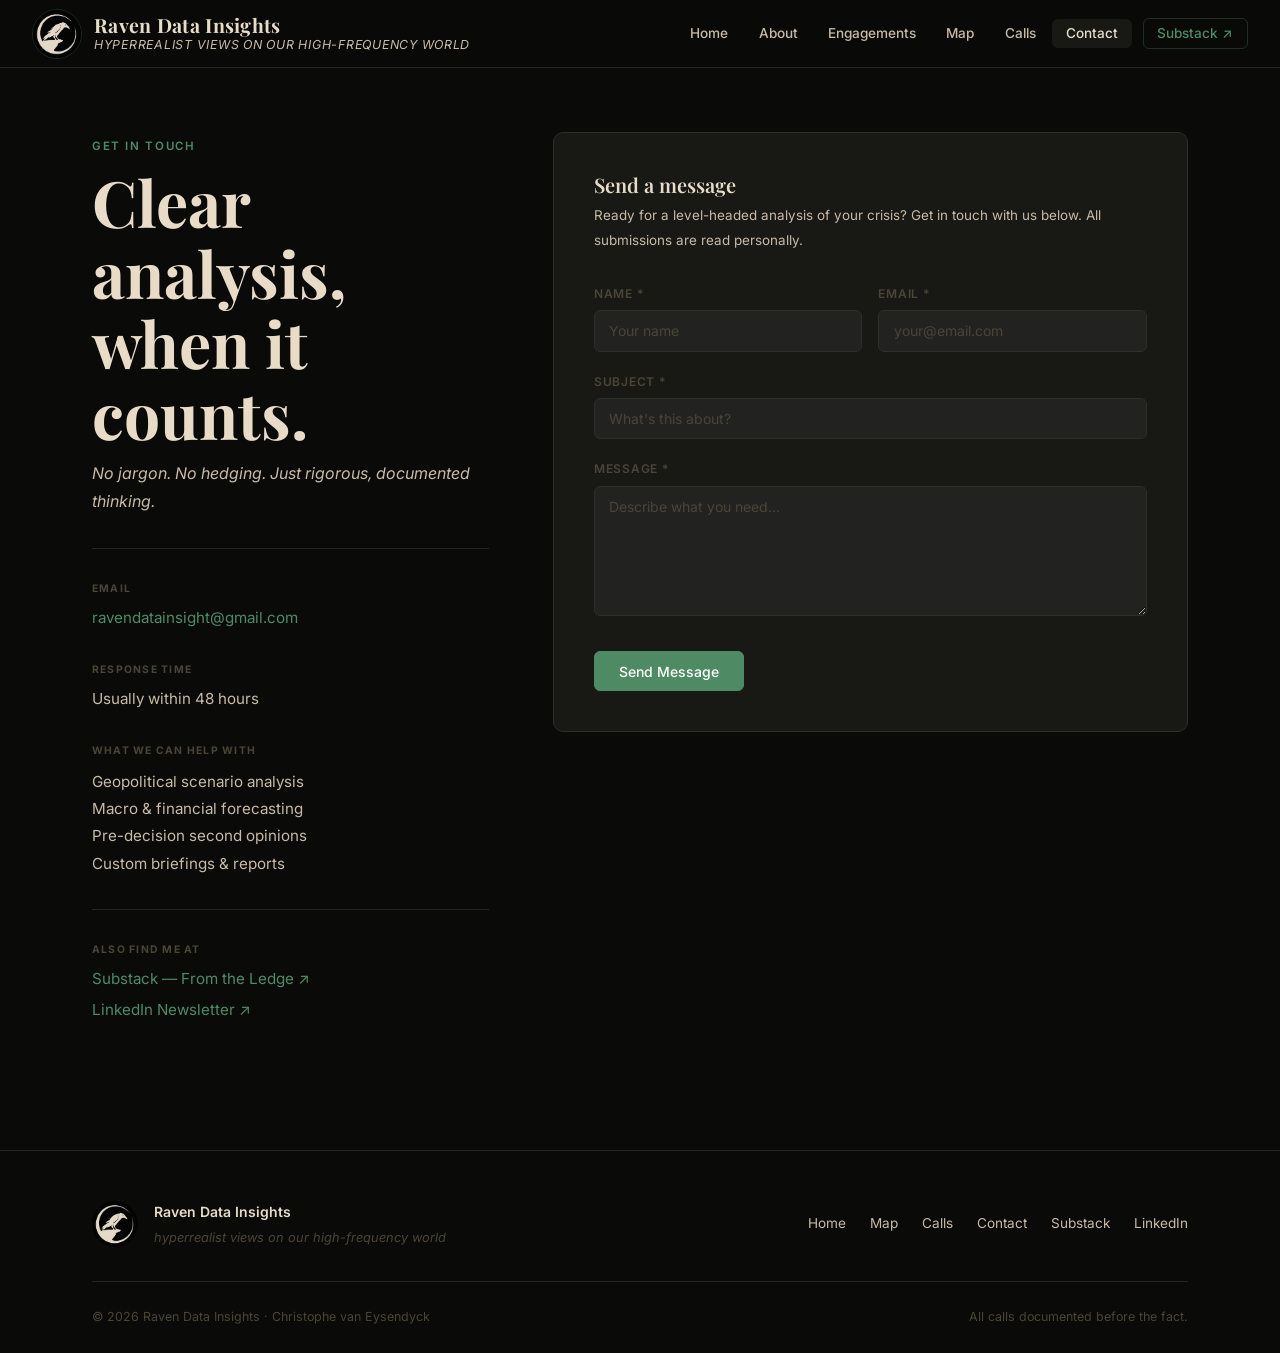
<file: contact.html>
<!DOCTYPE html>
<html lang="en">
<head>
  <meta charset="UTF-8">
  <meta name="viewport" content="width=device-width, initial-scale=1.0">
  <title>Contact — Raven Data Insights</title>
  <meta name="description" content="Get in touch for tailored geopolitical briefings, scenario analysis, or a second opinion before a high-stakes decision. Response within 48 hours.">
  <meta name="keywords" content="geopolitical consulting, risk analysis contact, financial forecasting services, geopolitical briefings">
  <link rel="canonical" href="https://realistdata.com/contact">
  <link rel="icon" type="image/jpg" href="images/raven-logo.jpg">

  <!-- Fonts -->
  <link rel="preconnect" href="https://fonts.googleapis.com">
  <link rel="preconnect" href="https://fonts.gstatic.com" crossorigin>
  <link href="https://fonts.googleapis.com/css2?family=Playfair+Display:ital,wght@0,400;0,600;0,700;1,400&family=Inter:wght@300;400;500;600&display=swap" rel="stylesheet">

  <!-- Open Graph -->
  <meta property="og:type" content="website">
  <meta property="og:url" content="https://realistdata.com/contact">
  <meta property="og:title" content="Contact — Raven Data Insights">
  <meta property="og:description" content="Tailored geopolitical briefings, scenario analysis, and custom reports. No jargon, no hedging.">
  <meta property="og:image" content="https://realistdata.com/images/raven-og.jpg">
  <meta property="og:site_name" content="Raven Data Insights">

  <!-- Twitter Card -->
  <meta name="twitter:card" content="summary_large_image">
  <meta name="twitter:title" content="Contact — Raven Data Insights">
  <meta name="twitter:description" content="Tailored geopolitical briefings, scenario analysis, and custom reports. No jargon, no hedging.">
  <meta name="twitter:image" content="https://realistdata.com/images/raven-og.jpg">

  <!-- Schema.org JSON-LD -->
  <script type="application/ld+json">
  {
    "@context": "https://schema.org",
    "@graph": [
      {
        "@type": "WebPage",
        "@id": "https://realistdata.com/contact#webpage",
        "url": "https://realistdata.com/contact",
        "name": "Contact — Raven Data Insights",
        "description": "Get in touch for tailored geopolitical briefings, scenario analysis, or a rigorous second opinion before a high-stakes decision.",
        "isPartOf": { "@id": "https://realistdata.com/#website" },
        "breadcrumb": {
          "@type": "BreadcrumbList",
          "itemListElement": [
            { "@type": "ListItem", "position": 1, "name": "Home", "item": "https://realistdata.com/" },
            { "@type": "ListItem", "position": 2, "name": "Contact", "item": "https://realistdata.com/contact" }
          ]
        },
        "inLanguage": "en"
      },
      {
        "@type": "ContactPage",
        "@id": "https://realistdata.com/contact#contactpage",
        "url": "https://realistdata.com/contact",
        "name": "Contact Raven Data Insights",
        "description": "Tailored geopolitical briefings, scenario analysis, custom reports. Response within 48 hours.",
        "mainEntity": { "@id": "https://realistdata.com/#organization" }
      }
    ]
  }
  </script>

  <link rel="stylesheet" href="css/style.css">
  <script id="Cookiebot" src="https://consent.cookiebot.com/uc.js" data-cbid="f82b530f-d535-4b13-9f3a-c132d8e75b42" data-blockingmode="auto" type="text/javascript"></script>
  <!-- Google tag (gtag.js) -->
<script async src="https://www.googletagmanager.com/gtag/js?id=G-5BYW86M4N2"></script>
<script>
  window.dataLayer = window.dataLayer || [];
  function gtag(){dataLayer.push(arguments);}
  gtag('js', new Date());

  gtag('config', 'G-5BYW86M4N2');
</script>
</head>
<body>
  <a href="#main" class="skip-link">Skip to content</a>

  <!-- ── NAVBAR ──────────────────────────────────────────────── -->
  <nav class="navbar">
    <a href="index.html" class="nav-brand">
      <img src="images/raven-logo.jpg" alt="Raven Data Insights" class="nav-logo">
      <div class="nav-title">
        <span class="nav-name">Raven Data Insights</span>
        <span class="nav-sub">hyperrealist views on our high-frequency world</span>
      </div>
    </a>
    <ul class="nav-links">
      <li><a href="index.html">Home</a></li>
      <li><a href="about.html">About</a></li>
      <li><a href="services.html">Engagements</a></li>
      <li><a href="map.html">Map</a></li>
      <li><a href="calls.html">Calls</a></li>
      <li><a href="contact.html" class="active">Contact</a></li>
      <li><a href="https://substack.com/@fromtheledge" target="_blank" rel="noopener" class="nav-cta">Substack ↗</a></li>
    </ul>
    <button class="nav-hamburger" aria-label="Toggle menu" aria-expanded="false">
      <span></span><span></span><span></span>
    </button>
  </nav>

  <!-- ── CONTACT PAGE ────────────────────────────────────────── -->
  <main id="main" class="contact-page">
    <div class="container">
      <div class="contact-grid">

        <!-- Left: info -->
        <div class="contact-info">
          <span class="section-label">Get in Touch</span>
          <h1>Clear analysis,<br>when it counts.</h1>
          <p class="page-subtitle">No jargon. No hedging. Just rigorous, documented thinking.</p>
          <hr class="contact-divider">

          <div class="contact-info-block">
            <div class="contact-info-label">Email</div>
            <div class="contact-info-value">
              <span id="contact-email-link"><a href="&#109;&#97;&#105;&#108;&#116;&#111;&#58;&#114;&#97;&#118;&#101;&#110;&#100;&#97;&#116;&#97;&#105;&#110;&#115;&#105;&#103;&#104;&#116;&#64;&#103;&#109;&#97;&#105;&#108;&#46;&#99;&#111;&#109;">&#114;&#97;&#118;&#101;&#110;&#100;&#97;&#116;&#97;&#105;&#110;&#115;&#105;&#103;&#104;&#116;&#64;&#103;&#109;&#97;&#105;&#108;&#46;&#99;&#111;&#109;</a></span>
            </div>
          </div>

          <div class="contact-info-block">
            <div class="contact-info-label">Response time</div>
            <div class="contact-info-value">Usually within 48 hours</div>
          </div>

          <div class="contact-info-block">
            <div class="contact-info-label">What we can help with</div>
            <div class="contact-info-value" style="line-height:1.8;">
              Geopolitical scenario analysis<br>
              Macro &amp; financial forecasting<br>
              Pre-decision second opinions<br>
              Custom briefings &amp; reports
            </div>
          </div>

          <hr class="contact-divider">

          <div class="contact-info-block">
            <div class="contact-info-label">Also find me at</div>
            <div class="contact-info-value" style="display:flex; flex-direction:column; gap:0.4rem;">
              <a href="https://substack.com/@fromtheledge" target="_blank" rel="noopener">Substack — From the Ledge ↗</a>
              <a href="https://www.linkedin.com/newsletters/notes-from-the-ledge-6951182737105936385/" target="_blank" rel="noopener">LinkedIn Newsletter ↗</a>
            </div>
          </div>
        </div>

        <!-- Right: form -->
        <div class="contact-form-wrap">
          <h2>Send a message</h2>
          <p class="form-intro">Ready for a level-headed analysis of your crisis? Get in touch with us below. All submissions are read personally.</p>

          <div id="form-success" class="form-success" style="display:none;">
            <div class="form-success-icon">✓</div>
            <h3>Message sent</h3>
            <p>Thanks for reaching out. We'll be in touch within 48 hours.</p>
          </div>

          <!--
            Netlify Forms: the `data-netlify="true"` attribute tells Netlify to
            handle submissions. The `data-netlify-honeypot` hidden field traps bots.
            This form only processes correctly when deployed to Netlify.
          -->
          <form
            id="contact-form"
            name="contact"
            method="POST"
            data-netlify="true"
            data-netlify-honeypot="bot-field"
            novalidate
          >
            <!-- Required by Netlify for AJAX submissions -->
            <input type="hidden" name="form-name" value="contact">

            <!-- Honeypot: hidden from real users, bots fill it in and are rejected -->
            <div class="form-honeypot">
              <label>Do not fill this field: <input name="bot-field" tabindex="-1" autocomplete="off"></label>
            </div>

            <div class="form-row">
              <div class="form-group">
                <label for="name">Name *</label>
                <input type="text" id="name" name="name" required placeholder="Your name" autocomplete="name">
              </div>
              <div class="form-group">
                <label for="email">Email *</label>
                <input type="email" id="email" name="email" required placeholder="your@email.com" autocomplete="email">
              </div>
            </div>

            <div class="form-group">
              <label for="subject">Subject *</label>
              <input type="text" id="subject" name="subject" required placeholder="What's this about?">
            </div>

            <div class="form-group">
              <label for="message">Message *</label>
              <textarea id="message" name="message" rows="6" required placeholder="Describe what you need…"></textarea>
            </div>

            <div class="form-actions">
              <button type="submit" class="btn btn-primary" id="form-submit-btn">Send Message</button>
            </div>

            <div class="form-error-msg" id="form-error">
              Something went wrong. Please email directly at <span id="form-error-email"><a href="&#109;&#97;&#105;&#108;&#116;&#111;&#58;&#114;&#97;&#118;&#101;&#110;&#100;&#97;&#116;&#97;&#105;&#110;&#115;&#105;&#103;&#104;&#116;&#64;&#103;&#109;&#97;&#105;&#108;&#46;&#99;&#111;&#109;" style="color:var(--failed)">&#114;&#97;&#118;&#101;&#110;&#100;&#97;&#116;&#97;&#105;&#110;&#115;&#105;&#103;&#104;&#116;&#64;&#103;&#109;&#97;&#105;&#108;&#46;&#99;&#111;&#109;</a></span>
            </div>
          </form>
        </div>

      </div>
    </div>
  </main>

  <!-- ── FOOTER ──────────────────────────────────────────────── -->
  <footer class="footer">
    <div class="container">
      <div class="footer-grid">
        <div class="footer-brand">
          <img src="images/raven-logo.jpg" alt="Logo" class="footer-logo">
          <div>
            <p><strong>Raven Data Insights</strong></p>
            <p><em>hyperrealist views on our high-frequency world</em></p>
          </div>
        </div>
        <div class="footer-links">
          <a href="index.html">Home</a>
          <a href="map.html">Map</a>
          <a href="calls.html">Calls</a>
          <a href="contact.html">Contact</a>
          <a href="https://substack.com/@fromtheledge" target="_blank" rel="noopener">Substack</a>
          <a href="https://www.linkedin.com/newsletters/notes-from-the-ledge-6951182737105936385/" target="_blank" rel="noopener">LinkedIn</a>
        </div>
      </div>
      <div class="footer-bottom">
        <p>&copy; 2026 Raven Data Insights · Christophe van Eysendyck</p>
        <p>All calls documented before the fact.</p>
      </div>
    </div>
  </footer>

  <script>
    // Email links are entity-encoded in static HTML: readable to browsers,
    // opaque to naive address-harvesting scrapers, and — critically —
    // present even when JS fails (the exact moment the fallback is needed).

    // ── Form submission (AJAX for Netlify) ──────────────────────
    const form   = document.getElementById('contact-form');
    const btn    = document.getElementById('form-submit-btn');
    const errMsg = document.getElementById('form-error');

    form.addEventListener('submit', async function (e) {
      e.preventDefault();

      // Basic client-side validation
      const required = form.querySelectorAll('[required]');
      let valid = true;
      required.forEach(f => { if (!f.value.trim()) { f.focus(); valid = false; } });
      if (!valid) return;

      btn.disabled = true;
      btn.textContent = 'Sending…';
      errMsg.style.display = 'none';

      try {
        const res = await fetch('/', {
          method: 'POST',
          headers: { 'Content-Type': 'application/x-www-form-urlencoded' },
          body: new URLSearchParams(new FormData(form)).toString()
        });

        if (res.ok) {
          form.style.display = 'none';
          document.getElementById('form-success').style.display = 'block';
        } else {
          throw new Error('Response not OK');
        }
      } catch {
        errMsg.style.display = 'block';
        btn.disabled = false;
        btn.textContent = 'Send Message';
      }
    });

    // ── Hamburger menu ───────────────────────────────────────────
    (function() {
      const btn = document.querySelector('.nav-hamburger');
      const nav = document.querySelector('.nav-links');
      if (!btn || !nav) return;
      btn.addEventListener('click', () => {
        const open = nav.classList.toggle('open');
        btn.classList.toggle('open', open);
        btn.setAttribute('aria-expanded', open);
      });
      nav.querySelectorAll('a').forEach(a => {
        a.addEventListener('click', () => {
          nav.classList.remove('open');
          btn.classList.remove('open');
          btn.setAttribute('aria-expanded', 'false');
        });
      });
    })();
  </script>
</body>
</html>
</file>
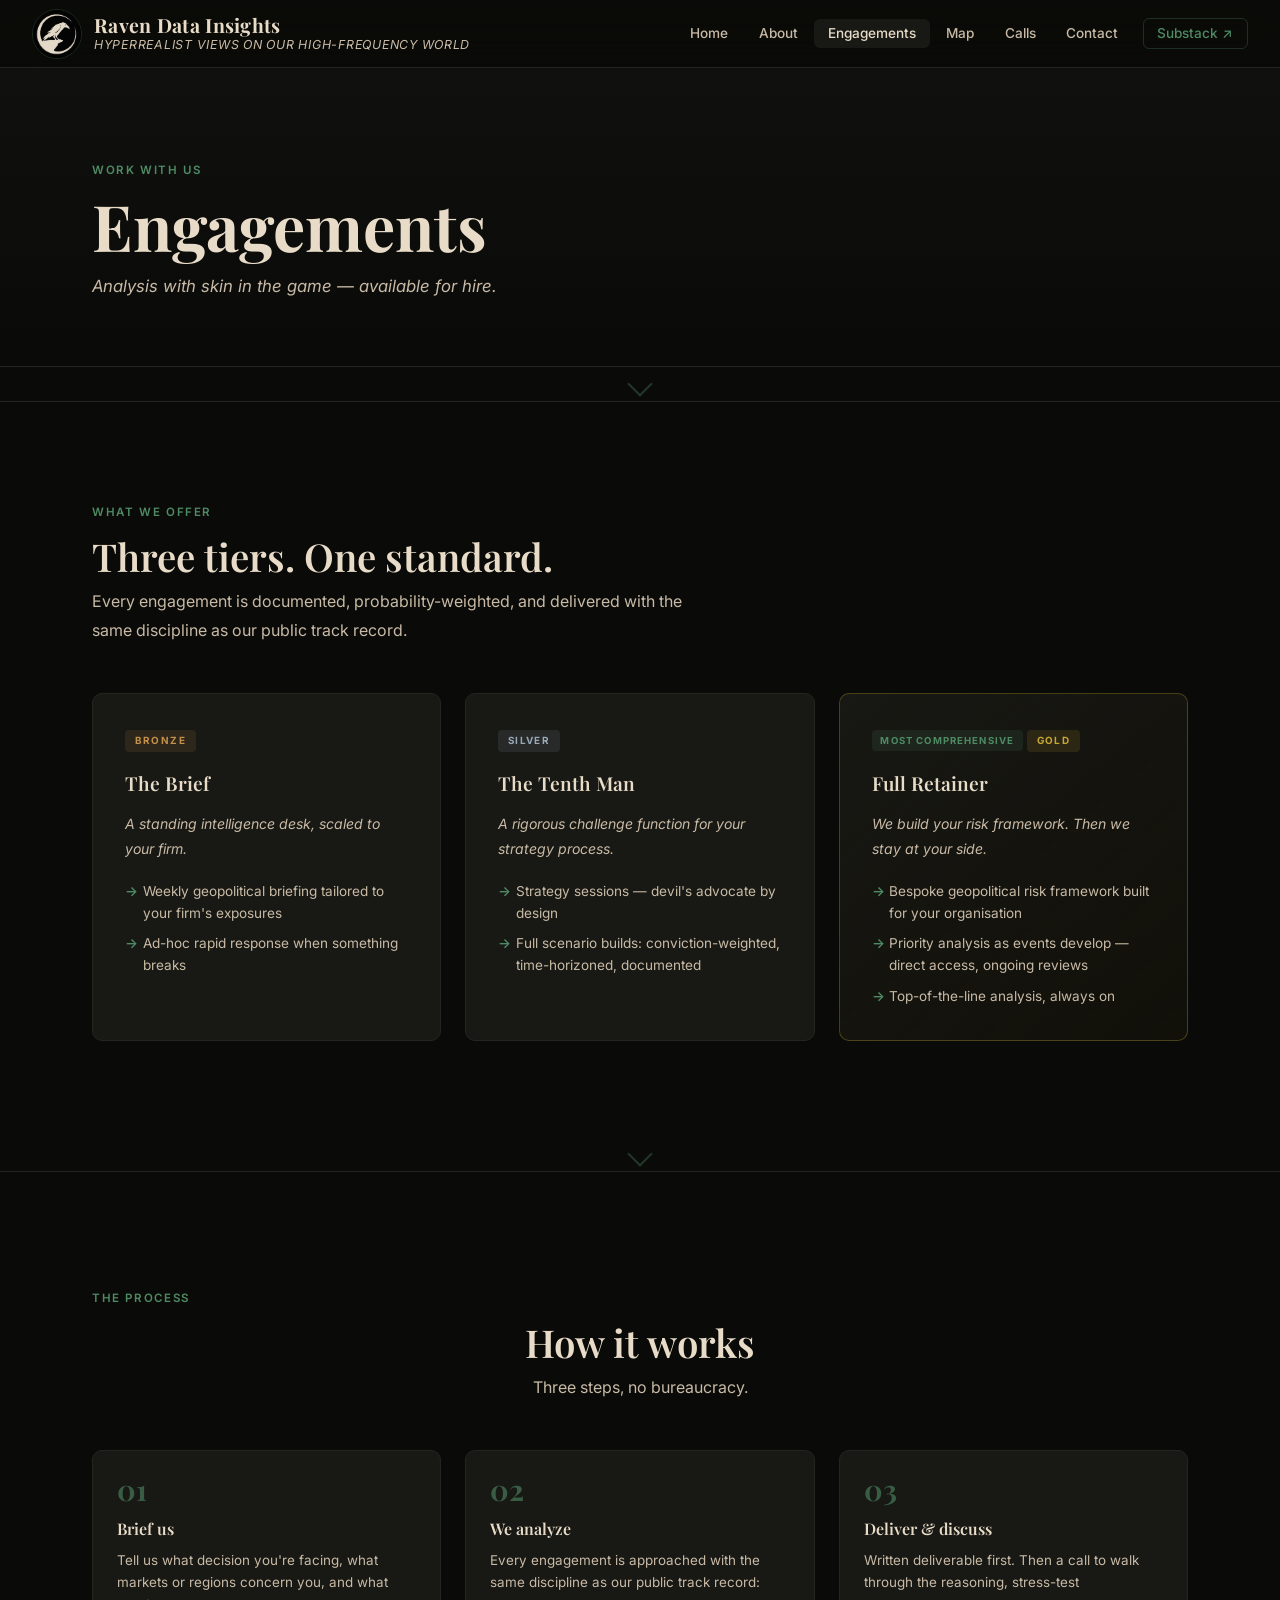
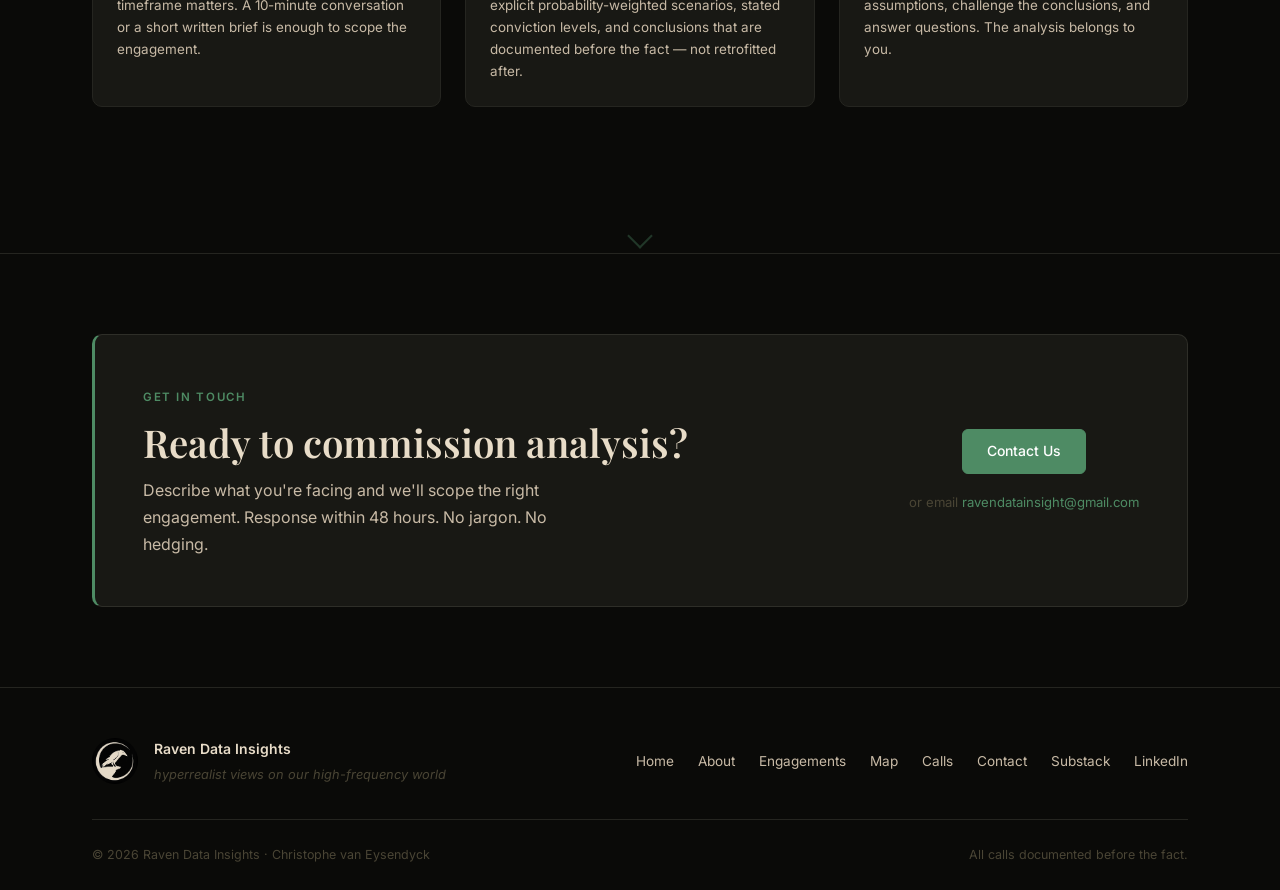
<file: services.html>
<!DOCTYPE html>
<html lang="en">
<head>
  <meta charset="UTF-8">
  <meta name="viewport" content="width=device-width, initial-scale=1.0">
  <title>Engagements — Raven Data Insights</title>
  <meta name="description" content="Commission geopolitical analysis, scenario packages, board sessions, and risk framework builds from Raven Data Insights. Rigorous, documented, accountable.">
  <link rel="canonical" href="https://realistdata.com/services">
  <link rel="icon" type="image/jpg" href="images/raven-logo.jpg">

  <link rel="preconnect" href="https://fonts.googleapis.com">
  <link rel="preconnect" href="https://fonts.gstatic.com" crossorigin>
  <link href="https://fonts.googleapis.com/css2?family=Playfair+Display:ital,wght@0,400;0,600;0,700;1,400&family=Inter:wght@300;400;500;600&display=swap" rel="stylesheet">

  <!-- Open Graph -->
  <meta property="og:type" content="website">
  <meta property="og:url" content="https://realistdata.com/services">
  <meta property="og:title" content="Engagements — Raven Data Insights">
  <meta property="og:description" content="Tailored geopolitical briefings, scenario packages, board sessions, and risk framework builds. Analysis with skin in the game.">
  <meta property="og:image" content="https://realistdata.com/images/raven-og.jpg">
  <meta property="og:site_name" content="Raven Data Insights">

  <!-- Twitter Card -->
  <meta name="twitter:card" content="summary_large_image">
  <meta name="twitter:title" content="Engagements — Raven Data Insights">
  <meta name="twitter:description" content="Tailored geopolitical briefings, scenario packages, board sessions, and risk framework builds.">
  <meta name="twitter:image" content="https://realistdata.com/images/raven-og.jpg">

  <link rel="stylesheet" href="css/style.css">
  <script id="Cookiebot" src="https://consent.cookiebot.com/uc.js" data-cbid="f82b530f-d535-4b13-9f3a-c132d8e75b42" data-blockingmode="auto" type="text/javascript"></script>
  <script async src="https://www.googletagmanager.com/gtag/js?id=G-5BYW86M4N2"></script>
  <script>
    window.dataLayer = window.dataLayer || [];
    function gtag(){dataLayer.push(arguments);}
    gtag('js', new Date());
    gtag('config', 'G-5BYW86M4N2');
  </script>
</head>
<body>
  <a href="#main" class="skip-link">Skip to content</a>

  <!-- ── NAVBAR ──────────────────────────────────────────────── -->
  <nav class="navbar">
    <a href="index.html" class="nav-brand">
      <img src="images/raven-logo.jpg" alt="Raven Data Insights" class="nav-logo">
      <div class="nav-title">
        <span class="nav-name">Raven Data Insights</span>
        <span class="nav-sub">hyperrealist views on our high-frequency world</span>
      </div>
    </a>
    <ul class="nav-links">
      <li><a href="index.html">Home</a></li>
      <li><a href="about.html">About</a></li>
      <li><a href="services.html" class="active">Engagements</a></li>
      <li><a href="map.html">Map</a></li>
      <li><a href="calls.html">Calls</a></li>
      <li><a href="contact.html">Contact</a></li>
      <li><a href="https://substack.com/@fromtheledge" target="_blank" rel="noopener" class="nav-cta">Substack ↗</a></li>
    </ul>
    <button class="nav-hamburger" aria-label="Toggle menu" aria-expanded="false">
      <span></span><span></span><span></span>
    </button>
  </nav>

  <main id="main">

  <!-- ── PAGE HEADER ─────────────────────────────────────────── -->
  <section class="page-hero">
    <div class="container">
      <span class="section-label">Work With Us</span>
      <h1>Engagements</h1>
      <p class="page-tagline">Analysis with skin in the game — available for hire.</p>
    </div>
  </section>

  <!-- ── SERVICE CARDS ───────────────────────────────────────── -->
  <div class="section-divider"><div class="section-chevron"></div></div>
  <section class="engagements-section">
    <div class="container">
      <span class="section-label">What We Offer</span>
      <h2>Three tiers. One standard.</h2>
      <p class="engagements-intro">Every engagement is documented, probability-weighted, and delivered with the same discipline as our public track record.</p>

      <div class="engagements-grid">

        <div class="service-card">
          <div class="tier-badge tier-bronze">Bronze</div>
          <h3>The Brief</h3>
          <p class="tier-tagline">A standing intelligence desk, scaled to your firm.</p>
          <ul class="tier-includes">
            <li>Weekly geopolitical briefing tailored to your firm's exposures</li>
            <li>Ad-hoc rapid response when something breaks</li>
          </ul>
        </div>

        <div class="service-card">
          <div class="tier-badge tier-silver">Silver</div>
          <h3>The Tenth Man</h3>
          <p class="tier-tagline">A rigorous challenge function for your strategy process.</p>
          <ul class="tier-includes">
            <li>Strategy sessions — devil's advocate by design</li>
            <li>Full scenario builds: conviction-weighted, time-horizoned, documented</li>
          </ul>
        </div>

        <div class="service-card featured">
          <div class="featured-badge">Most comprehensive</div>
          <div class="tier-badge tier-gold">Gold</div>
          <h3>Full Retainer</h3>
          <p class="tier-tagline">We build your risk framework. Then we stay at your side.</p>
          <ul class="tier-includes">
            <li>Bespoke geopolitical risk framework built for your organisation</li>
            <li>Priority analysis as events develop — direct access, ongoing reviews</li>
            <li>Top-of-the-line analysis, always on</li>
          </ul>
        </div>

      </div>
    </div>
  </section>

  <!-- ── HOW IT WORKS ─────────────────────────────────────────── -->
  <div class="section-divider"><div class="section-chevron"></div></div>
  <section class="process-section">
    <div class="container">
      <span class="section-label">The Process</span>
      <h2>How it works</h2>
      <p>Three steps, no bureaucracy.</p>
      <div class="process-grid">
        <div class="method-card">
          <div class="method-card-number">01</div>
          <h3>Brief us</h3>
          <p>Tell us what decision you're facing, what markets or regions concern you, and what timeframe matters. A 10-minute conversation or a short written brief is enough to scope the engagement.</p>
        </div>
        <div class="method-card">
          <div class="method-card-number">02</div>
          <h3>We analyze</h3>
          <p>Every engagement is approached with the same discipline as our public track record: explicit probability-weighted scenarios, stated conviction levels, and conclusions that are documented before the fact — not retrofitted after.</p>
        </div>
        <div class="method-card">
          <div class="method-card-number">03</div>
          <h3>Deliver &amp; discuss</h3>
          <p>Written deliverable first. Then a call to walk through the reasoning, stress-test assumptions, challenge the conclusions, and answer questions. The analysis belongs to you.</p>
        </div>
      </div>
    </div>
  </section>

  <!-- ── CTA BAND ────────────────────────────────────────────── -->
  <div class="section-divider"><div class="section-chevron"></div></div>
  <section class="contact-cta-section">
    <div class="container">
      <div class="contact-cta-inner">
        <div class="contact-cta-text">
          <span class="section-label">Get in Touch</span>
          <h2>Ready to commission analysis?</h2>
          <p>Describe what you're facing and we'll scope the right engagement. Response within 48 hours. No jargon. No hedging.</p>
        </div>
        <div class="contact-cta-action">
          <a href="contact.html" class="btn btn-primary">Contact Us</a>
          <div class="contact-cta-email">or email <span id="services-email"></span></div>
        </div>
      </div>
    </div>
  </section>

  </main>

  <!-- ── FOOTER ──────────────────────────────────────────────── -->
  <footer class="footer">
    <div class="container">
      <div class="footer-grid">
        <div class="footer-brand">
          <img src="images/raven-logo.jpg" alt="Logo" class="footer-logo">
          <div>
            <p><strong>Raven Data Insights</strong></p>
            <p><em>hyperrealist views on our high-frequency world</em></p>
          </div>
        </div>
        <div class="footer-links">
          <a href="index.html">Home</a>
          <a href="about.html">About</a>
          <a href="services.html">Engagements</a>
          <a href="map.html">Map</a>
          <a href="calls.html">Calls</a>
          <a href="contact.html">Contact</a>
          <a href="https://substack.com/@fromtheledge" target="_blank" rel="noopener">Substack</a>
          <a href="https://www.linkedin.com/newsletters/notes-from-the-ledge-6951182737105936385/" target="_blank" rel="noopener">LinkedIn</a>
        </div>
      </div>
      <div class="footer-bottom">
        <p>&copy; 2026 Raven Data Insights · Christophe van Eysendyck</p>
        <p>All calls documented before the fact.</p>
      </div>
    </div>
  </footer>

  <script>
    // Hamburger menu
    (function() {
      const btn = document.querySelector('.nav-hamburger');
      const nav = document.querySelector('.nav-links');
      if (!btn || !nav) return;
      btn.addEventListener('click', () => {
        const open = nav.classList.toggle('open');
        btn.classList.toggle('open', open);
        btn.setAttribute('aria-expanded', open);
      });
      nav.querySelectorAll('a').forEach(a => {
        a.addEventListener('click', () => {
          nav.classList.remove('open');
          btn.classList.remove('open');
          btn.setAttribute('aria-expanded', 'false');
        });
      });
    })();

    // Email obfuscation
    (function() {
      const u = 'ravendatainsight', d = 'gmail.com';
      const el = document.getElementById('services-email');
      if (el) el.innerHTML = `<a href="mailto:${u}@${d}">${u}@${d}</a>`;
    })();
  </script>
</body>
</html>
</file>
<file: css/style.css>
/* ============================================================
   Raven Data Insights — Design System
   Fonts: Playfair Display (headings) + Inter (UI/body)
   Accent: #4E8B64 (monument green) | Background: near-black
   ============================================================ */

/* Fonts loaded via <link> in HTML <head> for performance — do not re-import here */

/* ── Variables ─────────────────────────────────────────────── */
:root {
  --bg:           #0a0a08;
  --bg-surface:   #111110;
  --bg-card:      #181814;
  --bg-elevated:  #222220;
  --text:         #e8dcc8;
  --text-muted:   #c8baa6;
  --text-dim:     #4a4535;
  --accent:       #4E8B64;
  --accent-hover: #3D7252;
  --accent-glow:  rgba(78, 139, 100, 0.12);
  --success:      #52b788;
  --failed:       #e07070;
  --pending:      #f4a942;
  --border:       #252520;
  --border-light: #2e2e28;
  --nav-h:        68px;
  --radius:       10px;
}

/* ── Reset ─────────────────────────────────────────────────── */
*, *::before, *::after { box-sizing: border-box; margin: 0; padding: 0; }
html { scroll-behavior: smooth; font-size: 16px; }
body {
  font-family: 'Inter', system-ui, sans-serif;
  background: var(--bg);
  color: var(--text);
  line-height: 1.6;
  -webkit-font-smoothing: antialiased;
  -moz-osx-font-smoothing: grayscale;
}
img { display: block; max-width: 100%; }
a { color: var(--accent); text-decoration: none; }
a:hover { text-decoration: underline; }
ul, ol { list-style: none; }

/* ── Accessibility: Focus styles ──────────────────────────── */
:focus-visible {
  outline: 2px solid var(--accent);
  outline-offset: 2px;
}

/* ── Accessibility: Skip-to-content link ──────────────────── */
.skip-link {
  position: absolute;
  top: -100%;
  left: 1rem;
  z-index: 9999;
  background: var(--accent);
  color: #fff;
  padding: 0.6rem 1.2rem;
  border-radius: 0 0 6px 6px;
  font-size: 0.85rem;
  font-weight: 600;
  text-decoration: none;
  transition: top 0.2s;
}
.skip-link:focus {
  top: 0;
  outline: 2px solid #fff;
  outline-offset: 2px;
}

/* ── Accessibility: Screen-reader-only text ───────────────── */
.sr-only {
  position: absolute;
  width: 1px;
  height: 1px;
  padding: 0;
  margin: -1px;
  overflow: hidden;
  clip: rect(0, 0, 0, 0);
  white-space: nowrap;
  border: 0;
}

/* ── Typography ────────────────────────────────────────────── */
h1, h2, h3, h4 { font-family: 'Playfair Display', Georgia, serif; color: var(--text); }
h1 { font-size: clamp(2.2rem, 5vw, 4rem); font-weight: 700; line-height: 1.1; }
h2 { font-size: clamp(1.7rem, 3vw, 2.6rem); font-weight: 600; line-height: 1.2; }
h3 { font-size: 1.2rem; font-weight: 600; }
p  { color: var(--text-muted); line-height: 1.8; }
strong { color: var(--text); font-weight: 600; }

.section-label {
  display: inline-block;
  font-size: 0.72rem;
  font-weight: 600;
  letter-spacing: 0.14em;
  text-transform: uppercase;
  color: var(--accent);
  margin-bottom: 0.75rem;
}

/* ── Layout ────────────────────────────────────────────────── */
.container { max-width: 1160px; margin: 0 auto; padding: 0 2rem; }

/* ── Buttons ───────────────────────────────────────────────── */
.btn {
  display: inline-flex;
  align-items: center;
  gap: 0.4rem;
  padding: 0.65rem 1.5rem;
  border-radius: 6px;
  font-family: 'Inter', sans-serif;
  font-size: 0.875rem;
  font-weight: 500;
  text-decoration: none;
  transition: background 0.18s, border-color 0.18s, color 0.18s, transform 0.15s;
  cursor: pointer;
  border: 1px solid transparent;
  white-space: nowrap;
}
.btn:hover { text-decoration: none; transform: translateY(-1px); }
.btn-primary  { background: var(--accent); color: #fff; border-color: var(--accent); }
.btn-primary:hover  { background: var(--accent-hover); border-color: var(--accent-hover); }
.btn-secondary { background: var(--bg-card); color: var(--text); border-color: var(--border-light); }
.btn-secondary:hover { background: var(--bg-elevated); }
.btn-outline  { background: transparent; color: var(--text-muted); border-color: var(--border-light); }
.btn-outline:hover  { background: var(--bg-card); color: var(--text); }

/* ================================================================
   NAVBAR
   ================================================================ */
.navbar {
  position: fixed; top: 0; left: 0; right: 0;
  z-index: 1000;
  height: var(--nav-h);
  display: flex;
  align-items: center;
  justify-content: space-between;
  padding: 0 2rem;
  background: rgba(10, 10, 8, 0.94);
  border-bottom: 1px solid var(--border);
  backdrop-filter: blur(16px);
  -webkit-backdrop-filter: blur(16px);
}
.nav-brand {
  display: flex;
  align-items: center;
  gap: 0.75rem;
  text-decoration: none;
}
.nav-logo {
  width: 50px; height: 50px;
  border-radius: 50%;
  object-fit: cover;
  border: 1px solid rgba(78, 139, 100,0.25);
}
.nav-title { display: flex; flex-direction: column; line-height: 1.2; }
.nav-name {
  font-family: 'Playfair Display', serif;
  font-size: 1.22rem;
  font-weight: 700;
  color: var(--text);
  letter-spacing: 0.015em;
}
.nav-sub {
  font-size: 0.775rem;
  color: var(--text-muted);
  letter-spacing: 0.06em;
  text-transform: uppercase;
  font-style: italic;
}
.nav-links {
  display: flex;
  align-items: center;
  gap: 0.2rem;
}
.nav-links a {
  font-size: 0.85rem;
  font-weight: 500;
  color: var(--text-muted);
  padding: 0.4rem 0.85rem;
  border-radius: 6px;
  transition: color 0.15s, background 0.15s;
  text-decoration: none;
}
.nav-links a:hover,
.nav-links a.active { color: var(--text); background: var(--bg-card); }
.nav-cta {
  color: var(--accent) !important;
  border: 1px solid rgba(78, 139, 100,0.3);
  margin-left: 0.5rem;
}
.nav-cta:hover { background: var(--accent-glow) !important; }

/* ── Hamburger menu (mobile only) ───────────────────────── */
.nav-hamburger {
  display: none;
  flex-direction: column;
  justify-content: center;
  gap: 5px;
  cursor: pointer;
  background: none;
  border: none;
  padding: 8px;
  border-radius: 6px;
  transition: background 0.15s;
  flex-shrink: 0;
  margin-left: 0.5rem;
}
.nav-hamburger:hover { background: var(--bg-card); }
.nav-hamburger span {
  display: block;
  width: 22px;
  height: 2px;
  background: var(--text-muted);
  border-radius: 2px;
  transition: transform 0.22s ease, opacity 0.22s ease;
}
.nav-hamburger.open span:nth-child(1) { transform: translateY(7px) rotate(45deg); }
.nav-hamburger.open span:nth-child(2) { opacity: 0; transform: scaleX(0); }
.nav-hamburger.open span:nth-child(3) { transform: translateY(-7px) rotate(-45deg); }

/* ================================================================
   HOME PAGE — HERO
   ================================================================ */
.hero {
  min-height: 88vh;
  display: flex;
  flex-direction: column;
  align-items: center;
  justify-content: center;
  text-align: center;
  padding: calc(var(--nav-h) + 4rem) 2rem 5rem;
  position: relative;
  overflow: hidden;
}
.hero::before {
  content: '';
  position: absolute; inset: 0;
  background:
    radial-gradient(ellipse at 50% 25%, rgba(78, 139, 100,0.07) 0%, transparent 55%),
    radial-gradient(ellipse at 50% 100%, rgba(78, 139, 100,0.03) 0%, transparent 50%);
  pointer-events: none;
}
.hero-logo {
  width: 120px; height: 120px;
  border-radius: 50%;
  object-fit: cover;
  margin-bottom: 2rem;
  border: 2px solid rgba(78, 139, 100,0.35);
  box-shadow: 0 0 50px rgba(78, 139, 100,0.18), 0 0 100px rgba(78, 139, 100,0.06);
}
.hero-title { color: var(--text); margin-bottom: 0.75rem; letter-spacing: -0.01em; }
.hero-tagline {
  font-size: clamp(1.05rem, 2.2vw, 1.35rem);
  color: var(--text);
  font-weight: 400;
  letter-spacing: 0.02em;
  margin-bottom: 0.5rem;
  max-width: 520px;
}
.hero-subtitle {
  font-size: 0.92rem;
  font-style: italic;
  color: var(--text-muted);
  letter-spacing: 0.04em;
  margin-bottom: 2.5rem;
  max-width: 400px;
}
.hero-cta {
  display: flex;
  gap: 1rem;
  flex-wrap: wrap;
  justify-content: center;
}
.hero-scroll {
  position: absolute;
  bottom: 1.75rem;
  left: 50%;
  transform: translateX(-50%);
  display: flex;
  flex-direction: column;
  align-items: center;
  gap: 0.6rem;
  color: var(--text-muted);
  font-size: 0.68rem;
  letter-spacing: 0.12em;
  text-transform: uppercase;
  animation: fadeInUp 1s ease 0.5s both;
}
.scroll-chevron {
  width: 24px;
  height: 24px;
  border-right: 2px solid var(--accent);
  border-bottom: 2px solid var(--accent);
  transform: rotate(45deg);
  opacity: 0.5;
  animation: scrollBounce 2s ease infinite;
}
@keyframes scrollBounce {
  0%, 100% { opacity: 0.3; transform: rotate(45deg) translateY(0); }
  50% { opacity: 0.8; transform: rotate(45deg) translateY(5px); }
}
@keyframes fadeInUp {
  from { opacity: 0; transform: translateX(-50%) translateY(10px); }
  to   { opacity: 1; transform: translateX(-50%) translateY(0); }
}

/* ================================================================
   HOME PAGE — THE METHOD
   ================================================================ */
.method {
  padding: 7rem 0;
  border-top: 1px solid var(--border);
}
.method-grid {
  display: grid;
  grid-template-columns: 1fr 1fr;
  gap: 4rem;
  align-items: start;
}
.method-text h2 { margin-bottom: 1.5rem; }
.method-text p  { margin-bottom: 1.1rem; }

.method-principles {
  display: grid;
  grid-template-columns: 1fr 1fr;
  gap: 1rem;
}
.method-card {
  background: var(--bg-card);
  border: 1px solid var(--border);
  border-radius: var(--radius);
  padding: 1.5rem;
  transition: border-color 0.2s;
}
.method-card:hover { border-color: rgba(78, 139, 100, 0.3); }
.method-card-number {
  font-family: 'Playfair Display', serif;
  font-size: 1.8rem;
  font-weight: 700;
  color: var(--accent);
  line-height: 1;
  margin-bottom: 0.75rem;
  opacity: 0.6;
}
.method-card h3 {
  font-size: 1rem;
  margin-bottom: 0.5rem;
}
.method-card p {
  font-size: 0.84rem;
  line-height: 1.65;
}

/* ================================================================
   HOME PAGE — ABOUT
   ================================================================ */
.about {
  padding: 7rem 0;
  border-top: 1px solid var(--border);
}
.about-grid {
  display: grid;
  grid-template-columns: 1fr 1fr;
  gap: 5rem;
  align-items: start;
}
.about-text h2 { margin-bottom: 1.5rem; }
.about-text p  { margin-bottom: 1.1rem; }
.about-stats {
  display: grid;
  grid-template-columns: 1fr 1fr;
  gap: 1rem;
}
.stat-card {
  background: var(--bg-card);
  border: 1px solid var(--border);
  border-radius: var(--radius);
  padding: 1.5rem;
  display: flex;
  flex-direction: column;
  gap: 0.35rem;
  transition: border-color 0.2s;
}
.stat-card:hover { border-color: rgba(78, 139, 100,0.3); }
.stat-number {
  font-family: 'Playfair Display', serif;
  font-size: 2.4rem;
  font-weight: 700;
  color: var(--accent);
  line-height: 1;
}
.stat-label {
  font-size: 0.75rem;
  color: var(--text-muted);
  text-transform: uppercase;
  letter-spacing: 0.06em;
}

/* ================================================================
   HOME PAGE — SERVICES
   ================================================================ */
.services {
  padding: 7rem 0;
  border-top: 1px solid var(--border);
}
.services h2 { margin-bottom: 3.5rem; }
.services-grid {
  display: grid;
  grid-template-columns: repeat(3, 1fr);
  gap: 1.5rem;
}
.service-card {
  background: var(--bg-card);
  border: 1px solid var(--border);
  border-radius: var(--radius);
  padding: 2rem;
  transition: border-color 0.2s, transform 0.2s;
}
.service-card:hover {
  border-color: rgba(78, 139, 100,0.35);
  transform: translateY(-3px);
}
.service-icon { font-size: 1.6rem; margin-bottom: 1.1rem; }
.service-card h3 { color: var(--text); margin-bottom: 0.75rem; }

/* ================================================================
   HOME PAGE — CTA BAND
   ================================================================ */
.cta-section {
  padding: 7rem 0;
  border-top: 1px solid var(--border);
  text-align: center;
  background: linear-gradient(to bottom, var(--bg), var(--bg-surface) 50%, var(--bg));
}
.cta-section h2 { margin-bottom: 1rem; }
.cta-section p  { margin-bottom: 2rem; max-width: 480px; margin-left: auto; margin-right: auto; }
.cta-buttons { display: flex; gap: 1rem; justify-content: center; flex-wrap: wrap; }

/* ================================================================
   HOME PAGE — CONTACT CTA BAND
   ================================================================ */
.contact-cta-section {
  padding: 5rem 0;
  border-top: 1px solid var(--border);
}
.contact-cta-inner {
  display: flex;
  align-items: center;
  justify-content: space-between;
  gap: 3rem;
  background: var(--bg-card);
  border: 1px solid var(--border-light);
  border-left: 3px solid var(--accent);
  border-radius: var(--radius);
  padding: 3rem;
}
.contact-cta-text { flex: 1; }
.contact-cta-text h2 { margin-bottom: 0.75rem; }
.contact-cta-text p  { color: var(--text-muted); max-width: 440px; line-height: 1.7; }
.contact-cta-action {
  display: flex;
  flex-direction: column;
  align-items: center;
  gap: 1.1rem;
  flex-shrink: 0;
}
.contact-cta-email {
  font-size: 0.82rem;
  color: var(--text-dim);
}
.contact-cta-email a {
  color: var(--accent);
  text-decoration: none;
}
.contact-cta-email a:hover { text-decoration: underline; }

/* ================================================================
   SECTION DIVIDERS (chevrons between sections)
   ================================================================ */
.section-divider {
  display: flex;
  justify-content: center;
  padding: 0.5rem 0;
  background: var(--bg);
}
.section-chevron {
  width: 18px;
  height: 18px;
  border-right: 2px solid var(--accent);
  border-bottom: 2px solid var(--accent);
  transform: rotate(45deg);
  opacity: 0.35;
}

/* ================================================================
   FLOATING CTA BAR
   ================================================================ */
.floating-cta {
  position: fixed;
  bottom: 0;
  left: 0;
  right: 0;
  z-index: 900;
  background: rgba(10, 10, 8, 0.95);
  border-top: 1px solid var(--border-light);
  backdrop-filter: blur(16px);
  -webkit-backdrop-filter: blur(16px);
  padding: 1.25rem 2rem;
  transform: translateY(100%);
  opacity: 0;
  transition: transform 0.35s ease, opacity 0.25s ease;
  pointer-events: none;
}
.floating-cta.show {
  transform: translateY(0);
  opacity: 1;
  pointer-events: auto;
}
.floating-cta-inner {
  max-width: 1160px;
  margin: 0 auto;
  display: flex;
  align-items: center;
  justify-content: space-between;
  gap: 1.5rem;
}
.floating-cta-text {
  font-size: 1.15rem;
  color: var(--text);
  font-weight: 600;
  letter-spacing: 0.01em;
}
.btn-sm {
  padding: 0.65rem 1.75rem;
  font-size: 0.95rem;
}

/* ================================================================
   CONTACT PAGE
   ================================================================ */
.contact-page {
  padding: calc(var(--nav-h) + 4rem) 0 6rem;
}
.contact-grid {
  display: grid;
  grid-template-columns: 1fr 1.6fr;
  gap: 4rem;
  align-items: start;
}
.contact-info { }
.contact-info h1 { margin-bottom: 0.6rem; }
.contact-info .page-subtitle { margin-bottom: 2rem; }
.contact-info-block {
  margin-bottom: 2rem;
}
.contact-info-label {
  font-size: 0.65rem;
  font-weight: 700;
  letter-spacing: 0.12em;
  text-transform: uppercase;
  color: var(--text-dim);
  margin-bottom: 0.5rem;
}
.contact-info-value {
  font-size: 0.95rem;
  color: var(--text-muted);
}
.contact-info-value a {
  color: var(--accent);
  text-decoration: none;
}
.contact-info-value a:hover { text-decoration: underline; }
.contact-email-placeholder {
  color: var(--text-dim);
  font-style: italic;
  font-size: 0.85rem;
}
.contact-divider {
  border: none;
  border-top: 1px solid var(--border);
  margin: 2rem 0;
}

/* Contact form */
.contact-form-wrap {
  background: var(--bg-card);
  border: 1px solid var(--border-light);
  border-radius: var(--radius);
  padding: 2.5rem;
}
.contact-form-wrap h2 {
  font-size: 1.25rem;
  margin-bottom: 0.4rem;
}
.contact-form-wrap .form-intro {
  font-size: 0.84rem;
  color: var(--text-muted);
  margin-bottom: 2rem;
}
.form-group {
  margin-bottom: 1.25rem;
}
.form-group label {
  display: block;
  font-size: 0.75rem;
  font-weight: 600;
  letter-spacing: 0.06em;
  text-transform: uppercase;
  color: var(--text-dim);
  margin-bottom: 0.45rem;
}
.form-group input,
.form-group textarea {
  width: 100%;
  background: var(--bg-elevated);
  border: 1px solid var(--border-light);
  border-radius: 6px;
  padding: 0.7rem 0.9rem;
  color: var(--text);
  font-family: 'Inter', sans-serif;
  font-size: 0.875rem;
  transition: border-color 0.15s;
  box-sizing: border-box;
}
.form-group input:focus,
.form-group textarea:focus {
  outline: 2px solid var(--accent);
  outline-offset: -1px;
  border-color: var(--accent);
}
.form-group input::placeholder,
.form-group textarea::placeholder {
  color: var(--text-dim);
}
.form-group textarea { resize: vertical; min-height: 130px; }
.form-row {
  display: grid;
  grid-template-columns: 1fr 1fr;
  gap: 1rem;
}
.form-actions { margin-top: 1.75rem; }
/* Honeypot — visually hidden from real users */
.form-honeypot { display: none !important; }

/* Form success / error states */
.form-success {
  text-align: center;
  padding: 3rem 2rem;
}
.form-success-icon { font-size: 2.5rem; margin-bottom: 1rem; }
.form-success h3 { margin-bottom: 0.5rem; }
.form-success p { color: var(--text-muted); font-size: 0.9rem; }
.form-error-msg {
  background: rgba(224,112,112,0.1);
  border: 1px solid rgba(224,112,112,0.25);
  border-radius: 6px;
  color: var(--failed);
  font-size: 0.82rem;
  padding: 0.7rem 1rem;
  margin-top: 1rem;
  display: none;
}

/* ================================================================
   FOOTER
   ================================================================ */
.footer {
  border-top: 1px solid var(--border);
  padding: 3rem 0 1.5rem;
}
.footer-grid {
  display: flex;
  justify-content: space-between;
  align-items: center;
  gap: 2rem;
  margin-bottom: 2rem;
  flex-wrap: wrap;
}
.footer-brand { display: flex; align-items: center; gap: 1rem; }
.footer-logo { width: 46px; height: 46px; border-radius: 50%; object-fit: cover; }
.footer-brand p { font-size: 0.875rem; color: var(--text-muted); }
.footer-brand em { color: var(--text-dim); font-size: 0.8rem; }
.footer-links { display: flex; gap: 1.5rem; flex-wrap: wrap; }
.footer-links a { font-size: 0.85rem; color: var(--text-muted); }
.footer-links a:hover { color: var(--text); text-decoration: none; }
.footer-bottom {
  border-top: 1px solid var(--border);
  padding-top: 1.5rem;
  display: flex;
  justify-content: space-between;
  align-items: center;
  flex-wrap: wrap;
  gap: 0.5rem;
}
.footer-bottom p { font-size: 0.78rem; color: var(--text-dim); }

/* ================================================================
   MAP PAGE
   ================================================================ */
.map-page body, body.map-page { overflow: hidden; }

.map-bar {
  position: fixed;
  top: var(--nav-h); left: 0; right: 0;
  z-index: 500;
  height: 46px;
  display: flex;
  align-items: center;
  padding: 0 1.5rem;
  background: rgba(10,10,8,0.88);
  border-bottom: 1px solid var(--border);
  backdrop-filter: blur(10px);
  gap: 1rem;
}
.map-bar-title {
  font-size: 0.8rem;
  font-weight: 500;
  color: var(--text-muted);
  letter-spacing: 0.03em;
}
.map-bar-stats {
  display: flex;
  align-items: center;
  gap: 0.25em;
  font-size: 0.78rem;
  color: #b5b5ad;
  letter-spacing: 0.01em;
}
.map-bar-stats .stat-value {
  font-weight: 600;
  font-variant-numeric: tabular-nums;
}
.map-bar-stats .stat-total   { color: #ffffff; }
.map-bar-stats .stat-correct { color: var(--success); }
.map-bar-stats .stat-missed  { color: var(--failed); }
.map-bar-stats .stat-pending { color: var(--pending); }
.map-bar-stats .stat-sep     { margin: 0 0.35em; color: var(--text-dim); }

#map {
  position: fixed;
  top: calc(var(--nav-h) + 46px);
  left: 0; right: 0; bottom: 0;
  z-index: 1;
}

/* Map Legend */
.map-legend {
  position: fixed;
  bottom: 1.5rem;
  left: 1.25rem;
  z-index: 500;
  background: rgba(13,13,10,0.94);
  border: 1px solid var(--border-light);
  border-radius: var(--radius);
  backdrop-filter: blur(14px);
  -webkit-backdrop-filter: blur(14px);
  padding: 1rem 1.25rem;
  box-shadow: 0 8px 30px rgba(0,0,0,0.4);
}
.legend-title {
  font-size: 0.62rem;
  color: var(--text-dim);
  text-transform: uppercase;
  letter-spacing: 0.12em;
  margin-bottom: 0.8rem;
  font-weight: 600;
}
.legend-item {
  display: flex;
  align-items: center;
  gap: 0.6rem;
  margin-bottom: 0.45rem;
  font-size: 0.8rem;
  color: var(--text-muted);
}
.legend-item:last-child { margin-bottom: 0; }
.legend-dot {
  width: 11px; height: 11px;
  border-radius: 50%;
  flex-shrink: 0;
  border: 1.5px solid rgba(255,255,255,0.12);
}
.legend-dot.success { background: var(--success); box-shadow: 0 0 6px rgba(82,183,136,0.5); }
.legend-dot.failed  { background: var(--failed);  box-shadow: 0 0 6px rgba(224,112,112,0.5); }
.legend-dot.pending { background: var(--pending); box-shadow: 0 0 6px rgba(244,169,66,0.5); }
.legend-dot.passive { background: #555; }

.popup-inner {
  font-family: 'Inter', sans-serif;
  min-width: 260px;
  max-width: 320px;
  padding: 1.25rem;
}
.popup-year {
  font-size: 0.68rem;
  font-weight: 700;
  letter-spacing: 0.12em;
  text-transform: uppercase;
  color: var(--accent);
  margin-bottom: 0.35rem;
}
.popup-title {
  font-family: 'Playfair Display', serif;
  font-size: 1rem;
  font-weight: 700;
  color: #e8dcc8;
  margin-bottom: 0.7rem;
  line-height: 1.3;
}
.popup-status {
  display: inline-flex;
  align-items: center;
  gap: 0.35rem;
  font-size: 0.73rem;
  font-weight: 600;
  padding: 0.22rem 0.6rem;
  border-radius: 4px;
  margin-bottom: 0.8rem;
}
.popup-status.success { background: rgba(82,183,136,0.14); color: var(--success); }
.popup-status.failed  { background: rgba(224,112,112,0.14); color: var(--failed); }
.popup-status.pending { background: rgba(244,169,66,0.14); color: var(--pending); }
.popup-desc {
  font-size: 0.82rem;
  color: #7a7060;
  line-height: 1.6;
  margin-bottom: 0.85rem;
  border-top: 1px solid #252520;
  padding-top: 0.85rem;
}
.popup-footer {
  display: flex;
  justify-content: space-between;
  align-items: center;
}
.popup-link {
  font-size: 0.78rem;
  color: var(--accent);
  text-decoration: none;
}
.popup-link:hover { text-decoration: underline; }
.popup-weight-tag {
  font-size: 0.7rem;
  color: var(--text-dim);
  display: flex;
  align-items: center;
  gap: 0.25rem;
}

/* ================================================================
   CALLS PAGE
   ================================================================ */
.calls-page { padding: calc(var(--nav-h) + 3.5rem) 0 5rem; }
.page-header { margin-bottom: 3rem; }
.page-header h1 { margin-bottom: 0.5rem; }
.page-subtitle {
  color: var(--text-muted);
  font-style: italic;
  font-size: 1rem;
}

/* Score summary row */
.score-grid {
  display: grid;
  grid-template-columns: repeat(4, 1fr);
  gap: 1rem;
  margin-bottom: 3rem;
}
.score-card {
  background: var(--bg-card);
  border: 1px solid var(--border);
  border-radius: var(--radius);
  padding: 1.25rem 1.5rem;
  transition: border-color 0.2s;
}
.score-card:hover { border-color: rgba(78, 139, 100,0.25); }
.score-card-year {
  font-size: 0.68rem;
  font-weight: 700;
  letter-spacing: 0.12em;
  text-transform: uppercase;
  color: var(--text-muted);
  margin-bottom: 0.5rem;
}
.score-card-value {
  font-family: 'Playfair Display', serif;
  font-size: 2.1rem;
  font-weight: 700;
  color: var(--accent);
  line-height: 1;
  margin-bottom: 0.3rem;
}
.score-card-label { font-size: 0.78rem; color: var(--text-muted); }
.score-bar {
  margin-top: 0.8rem;
  height: 3px;
  background: var(--border);
  border-radius: 2px;
  overflow: hidden;
}
.score-bar-fill {
  height: 100%;
  background: linear-gradient(to right, var(--accent), #6AAF84);
  border-radius: 2px;
  width: 0;
  transition: width 1s ease 0.3s;
}

/* Year filter tabs */
.year-tabs {
  display: flex;
  gap: 0;
  margin-bottom: 2rem;
  border-bottom: 1px solid var(--border);
}
.year-tab {
  padding: 0.6rem 1.5rem;
  background: none;
  border: none;
  color: var(--text-muted);
  font-family: 'Inter', sans-serif;
  font-size: 0.875rem;
  font-weight: 500;
  cursor: pointer;
  border-bottom: 2px solid transparent;
  margin-bottom: -1px;
  transition: color 0.15s, border-color 0.15s;
}
.year-tab:hover { color: var(--text); }
.year-tab.active { color: var(--accent); border-bottom-color: var(--accent); }

/* Calls list */
.calls-list { display: flex; flex-direction: column; gap: 0.75rem; }

.call-card {
  background: var(--bg-card);
  border: 1px solid var(--border);
  border-radius: var(--radius);
  padding: 1.4rem 1.6rem;
  display: grid;
  grid-template-columns: 1fr auto;
  gap: 1.5rem;
  align-items: center;
  transition: border-color 0.18s;
}
.call-card:hover { border-color: var(--border-light); }
.call-card.success-card { border-left: 3px solid rgba(82,183,136,0.4); }
.call-card.failed-card  { border-left: 3px solid rgba(224,112,112,0.4); }
.call-card.pending-card { border-left: 3px solid rgba(244,169,66,0.4); }
.call-card.placeholder  { opacity: 0.35; border-style: dashed; }

.call-meta {
  display: flex;
  align-items: center;
  gap: 0.65rem;
  margin-bottom: 0.4rem;
  flex-wrap: wrap;
}
.call-date {
  font-size: 0.73rem;
  color: var(--text-muted);
  letter-spacing: 0.02em;
}
.call-region {
  font-size: 0.67rem;
  font-weight: 600;
  letter-spacing: 0.08em;
  text-transform: uppercase;
  color: var(--text-dim);
  background: var(--bg-elevated);
  padding: 0.18rem 0.5rem;
  border-radius: 3px;
}
.call-title {
  font-family: 'Playfair Display', serif;
  font-size: 1.05rem;
  color: var(--text);
  margin-bottom: 0.45rem;
  line-height: 1.3;
}
.call-desc {
  font-size: 0.84rem;
  color: var(--text-muted);
  line-height: 1.65;
  margin-bottom: 0.5rem;
}
.call-link {
  font-size: 0.78rem;
  color: var(--accent);
}
.call-link:hover { text-decoration: underline; }

.call-right {
  display: flex;
  flex-direction: column;
  align-items: flex-end;
  gap: 0.6rem;
  min-width: 120px;
}
.outcome-badge {
  display: inline-flex;
  align-items: center;
  gap: 0.35rem;
  font-size: 0.77rem;
  font-weight: 600;
  padding: 0.3rem 0.75rem;
  border-radius: 5px;
  white-space: nowrap;
}
.outcome-badge.success  { background: rgba(82,183,136,0.12); color: var(--success); }
.outcome-badge.failed   { background: rgba(224,112,112,0.12); color: var(--failed); }
.outcome-badge.pending  { background: rgba(244,169,66,0.12); color: var(--pending); }
.outcome-badge.partial  { background: rgba(244,169,66,0.10); color: var(--pending); }

.weight-badge {
  font-size: 0.72rem;
  color: var(--text-dim);
  display: flex;
  align-items: center;
  gap: 0.3rem;
}
.weight-stars { color: var(--accent); }
.weight-label { color: var(--text-muted); }

/* Call ID badge */
.call-id-badge {
  font-family: 'Inter', monospace;
  font-size: 0.62rem;
  font-weight: 600;
  letter-spacing: 0.04em;
  color: var(--text-dim);
  background: var(--bg-elevated);
  border: 1px solid var(--border);
  border-radius: 4px;
  padding: 1px 5px;
}

/* Time horizon & resolution note */
.call-horizon {
  font-size: 0.76rem;
  color: var(--text-dim);
  margin-top: 0.35rem;
}
.call-resolution {
  font-size: 0.78rem;
  color: var(--text-muted);
  background: rgba(78,139,100,0.06);
  border-left: 2px solid var(--accent);
  padding: 0.3rem 0.6rem;
  margin-top: 0.4rem;
  border-radius: 0 4px 4px 0;
}

/* Tags */
.call-tags {
  display: flex;
  flex-wrap: wrap;
  gap: 0.3rem;
  margin-top: 0.4rem;
}
.call-tag {
  font-size: 0.63rem;
  color: var(--text-dim);
  background: var(--bg-elevated);
  border: 1px solid var(--border);
  border-radius: 3px;
  padding: 1px 6px;
  letter-spacing: 0.02em;
}

/* Scoring explainer */
.scoring-note {
  margin-top: 3rem;
  padding: 1.5rem;
  background: var(--bg-card);
  border: 1px solid var(--border);
  border-radius: var(--radius);
  font-size: 0.82rem;
  color: var(--text-muted);
  line-height: 1.7;
}
.scoring-note strong { color: var(--text); }

/* ================================================================
   RESPONSIVE
   ================================================================ */
@media (max-width: 900px) {
  .method-grid { grid-template-columns: 1fr; gap: 3rem; }
  .about-grid { grid-template-columns: 1fr; gap: 3rem; }
  .services-grid { grid-template-columns: 1fr 1fr; }
  .score-grid { grid-template-columns: 1fr 1fr; }
  .contact-cta-inner { flex-direction: column; align-items: flex-start; }
  .contact-cta-action { align-items: flex-start; }
  .contact-grid { grid-template-columns: 1fr; gap: 2.5rem; }
}

/* ── Hamburger / mobile nav (≤ 680px) ───────────────────── */
@media (max-width: 680px) {
  .nav-hamburger { display: flex; }
  .nav-links {
    display: none;
    position: fixed;
    top: var(--nav-h);
    left: 0;
    right: 0;
    background: rgba(10, 10, 8, 0.98);
    border-bottom: 1px solid var(--border);
    backdrop-filter: blur(16px);
    -webkit-backdrop-filter: blur(16px);
    flex-direction: column;
    padding: 0.6rem 0.75rem 1rem;
    gap: 0.15rem;
    z-index: 999;
    box-shadow: 0 8px 24px rgba(0,0,0,0.5);
  }
  .nav-links.open { display: flex; }
  .nav-links li { width: 100%; }
  .nav-links a {
    display: block;
    padding: 0.75rem 1rem;
    font-size: 0.9rem;
    border-radius: 6px;
  }
  .nav-cta { margin-left: 0; }
}

@media (max-width: 600px) {
  .nav-sub { display: none; }
  .hero {
    min-height: auto;
    padding: calc(var(--nav-h) + 2.5rem) 1.5rem 3.5rem;
  }
  .hero-logo { width: 90px; height: 90px; margin-bottom: 1.5rem; }
  .hero-tagline { font-size: 1rem; }
  .hero-scroll { bottom: 1rem; }
  .scroll-chevron { width: 18px; height: 18px; }
  .method { padding: 4rem 0; }
  .method-principles { grid-template-columns: 1fr; }
  .services-grid { grid-template-columns: 1fr; }
  .score-grid { grid-template-columns: 1fr 1fr; }
  .call-card { grid-template-columns: 1fr; }
  .call-right { flex-direction: row; align-items: center; flex-wrap: wrap; min-width: unset; }
  .container { padding: 0 1.25rem; }
  .footer-grid { flex-direction: column; align-items: flex-start; }
  .form-row { grid-template-columns: 1fr; }
  .contact-form-wrap { padding: 1.5rem; }

  /* Floating CTA — stack on mobile */
  .floating-cta { padding: 1rem 1.25rem; }
  .floating-cta-inner { flex-direction: column; gap: 0.6rem; text-align: center; }
  .floating-cta-text { font-size: 1rem; }
  .btn-sm { padding: 0.6rem 1.5rem; font-size: 0.9rem; width: 100%; justify-content: center; }

  /* Section dividers — smaller on mobile */
  .section-chevron { width: 14px; height: 14px; }

  /* Map bar — truncate long title gracefully */
  .map-bar { overflow: hidden; }
  .map-bar-title {
    overflow: hidden;
    text-overflow: ellipsis;
    white-space: nowrap;
    flex-shrink: 1;
    min-width: 0;
  }
  .map-bar-stats { flex-shrink: 0; white-space: nowrap; }

  /* Larger touch targets on map controls */
  .year-btn { min-height: 44px; font-size: 0.9rem; padding: 0.6rem 0.75rem; }
  .globe-zoom-btn { width: 44px; height: 44px; font-size: 1.3rem; }
}

/* ================================================================
   INNER PAGE HERO — shared header for non-hero pages
   ================================================================ */
.page-hero {
  padding: calc(var(--nav-h) + 5.5rem) 0 4rem;
  border-bottom: 1px solid var(--border);
  background: linear-gradient(to bottom, var(--bg-surface), var(--bg));
}
.page-hero .section-label { margin-bottom: 0.75rem; }
.page-hero h1 { margin-bottom: 0.6rem; }
.page-hero .page-tagline {
  font-size: 1.05rem;
  color: var(--text-muted);
  font-style: italic;
  margin-top: 0.25rem;
}

/* ================================================================
   ABOUT PAGE
   ================================================================ */
.bio-section {
  padding: 6rem 0;
  border-top: 1px solid var(--border);
}
.bio-grid {
  display: grid;
  grid-template-columns: 1.15fr 0.85fr;
  gap: 5rem;
  align-items: start;
}
.bio-text p { margin-bottom: 1.1rem; }
.bio-photo {
  width: 100%;
  max-width: 260px;
  border-radius: var(--radius);
  object-fit: cover;
  border: 1px solid var(--border-light);
  box-shadow: 0 8px 32px rgba(0,0,0,0.4);
  margin-bottom: 2rem;
  display: block;
}
.bio-stats {
  display: grid;
  grid-template-columns: 1fr 1fr;
  gap: 1rem;
}

/* Timeline */
.timeline-section {
  padding: 6rem 0;
  border-top: 1px solid var(--border);
}
.timeline-section h2 { margin-bottom: 3rem; }
.timeline-list {
  display: flex;
  flex-direction: column;
  position: relative;
  padding-left: 1.75rem;
}
.timeline-list::before {
  content: '';
  position: absolute;
  left: 0;
  top: 0.55rem;
  bottom: 0.55rem;
  width: 1px;
  background: var(--border-light);
}
.timeline-item {
  position: relative;
  padding: 0 0 3.5rem 2rem;
}
.timeline-item:last-child { padding-bottom: 0; }
.timeline-item::before {
  content: '';
  position: absolute;
  left: -0.4rem;
  top: 0.45rem;
  width: 9px;
  height: 9px;
  border-radius: 50%;
  background: var(--accent);
  box-shadow: 0 0 0 3px var(--bg);
}
.timeline-date {
  font-size: 0.7rem;
  font-weight: 700;
  letter-spacing: 0.12em;
  text-transform: uppercase;
  color: var(--accent);
  margin-bottom: 0.3rem;
}
.timeline-role {
  font-family: 'Playfair Display', serif;
  font-size: 1.05rem;
  font-weight: 600;
  color: var(--text);
  margin-bottom: 0.15rem;
  line-height: 1.3;
}
.timeline-org {
  font-size: 0.83rem;
  color: var(--text-muted);
  margin-bottom: 0.6rem;
}
.timeline-desc {
  font-size: 0.84rem;
  color: var(--text-dim);
  line-height: 1.65;
  max-width: 560px;
}

/* Education & Certifications */
.creds-section {
  padding: 5rem 0;
  border-top: 1px solid var(--border);
}
.creds-grid {
  display: grid;
  grid-template-columns: 1fr 1fr;
  gap: 4rem;
  margin-top: 2.5rem;
}
.creds-group-label {
  font-size: 0.68rem;
  font-weight: 700;
  letter-spacing: 0.14em;
  text-transform: uppercase;
  color: var(--text-dim);
  margin-bottom: 1.25rem;
}
.edu-item { margin-bottom: 1.5rem; }
.edu-item:last-child { margin-bottom: 0; }
.edu-degree {
  font-size: 0.92rem;
  font-weight: 600;
  color: var(--text);
  margin-bottom: 0.2rem;
}
.edu-institution {
  font-size: 0.82rem;
  color: var(--text-muted);
}
.edu-note {
  font-size: 0.78rem;
  color: var(--text-dim);
  font-style: italic;
  margin-top: 0.2rem;
}
.cert-list {
  display: flex;
  flex-direction: column;
  gap: 0.65rem;
}
.cert-chip {
  display: inline-flex;
  align-items: center;
  gap: 0.5rem;
  padding: 0.5rem 1rem;
  background: var(--bg-card);
  border: 1px solid var(--border-light);
  border-radius: 6px;
  font-size: 0.82rem;
  color: var(--text-muted);
  width: fit-content;
}
.cert-chip::before {
  content: '✓';
  color: var(--accent);
  font-size: 0.72rem;
  font-weight: 700;
  flex-shrink: 0;
}

/* Track record snapshot on about page */
.track-snapshot {
  padding: 6rem 0;
  border-top: 1px solid var(--border);
}
.track-snapshot h2 { margin-bottom: 0.5rem; }
.track-snapshot > .container > p { margin-bottom: 2.5rem; }
.snapshot-stats {
  display: grid;
  grid-template-columns: repeat(4, 1fr);
  gap: 1rem;
}

/* ================================================================
   SERVICES / ENGAGEMENTS PAGE
   ================================================================ */
.engagements-section {
  padding: 6rem 0;
  border-top: 1px solid var(--border);
}
.engagements-section h2 { margin-bottom: 0.5rem; }
.engagements-intro { max-width: 600px; margin-bottom: 3rem; }
.engagements-grid {
  display: grid;
  grid-template-columns: repeat(3, 1fr);
  gap: 1.5rem;
}
.service-card .price-label {
  display: inline-block;
  margin-top: 1rem;
  font-size: 0.78rem;
  font-weight: 600;
  color: var(--accent);
  letter-spacing: 0.03em;
}
.service-card.featured {
  background: linear-gradient(140deg, var(--bg-card), rgba(200, 168, 50, 0.04));
  position: relative;
}
.featured-badge {
  display: inline-block;
  font-size: 0.6rem;
  font-weight: 700;
  letter-spacing: 0.12em;
  text-transform: uppercase;
  color: var(--accent);
  background: rgba(78, 139, 100, 0.13);
  border-radius: 4px;
  padding: 0.2rem 0.55rem;
  margin-bottom: 0.6rem;
}
.tier-badge {
  display: inline-block;
  font-size: 0.62rem;
  font-weight: 700;
  letter-spacing: 0.14em;
  text-transform: uppercase;
  border-radius: 4px;
  padding: 0.2rem 0.6rem;
  margin-bottom: 1rem;
}
.tier-bronze { color: #c4904a; background: rgba(196, 144, 74, 0.12); }
.tier-silver { color: #9aaab8; background: rgba(154, 170, 184, 0.12); }
.tier-gold   { color: #c8a832; background: rgba(200, 168, 50, 0.12); }
.service-card.featured { border-color: rgba(200, 168, 50, 0.3); }
.service-card.featured:hover { border-color: rgba(200, 168, 50, 0.55); }
.tier-tagline {
  font-size: 0.88rem;
  color: var(--text-muted);
  margin-bottom: 1.25rem;
  font-style: italic;
}
.tier-includes {
  list-style: none;
  display: flex;
  flex-direction: column;
  gap: 0.55rem;
}
.tier-includes li {
  font-size: 0.85rem;
  color: var(--text-muted);
  padding-left: 1.1rem;
  position: relative;
}
.tier-includes li::before {
  content: '→';
  position: absolute;
  left: 0;
  color: var(--accent);
  font-weight: 600;
}

/* Process (How it works) */
.process-section {
  padding: 7rem 0;
  border-top: 1px solid var(--border);
}
.process-section h2 { margin-bottom: 0.5rem; text-align: center; }
.process-section > .container > p { text-align: center; margin-bottom: 3rem; max-width: 460px; margin-left: auto; margin-right: auto; }
.process-grid {
  display: grid;
  grid-template-columns: repeat(3, 1fr);
  gap: 1.5rem;
}

/* Pricing context block */
.pricing-section {
  padding: 5rem 0;
  border-top: 1px solid var(--border);
}
.pricing-block {
  background: var(--bg-card);
  border: 1px solid var(--border-light);
  border-left: 3px solid var(--accent);
  border-radius: var(--radius);
  padding: 2.5rem 3rem;
  max-width: 780px;
}
.pricing-block h3 { margin-bottom: 0.85rem; }

/* Who it's for */
.audience-section {
  padding: 5rem 0;
  border-top: 1px solid var(--border);
}
.audience-grid {
  display: grid;
  grid-template-columns: 1fr 1fr;
  gap: 4rem;
  align-items: start;
}
.audience-list {
  display: flex;
  flex-direction: column;
  gap: 0.6rem;
  margin-top: 1.5rem;
}
.audience-item {
  display: flex;
  align-items: flex-start;
  gap: 0.75rem;
  font-size: 0.88rem;
  color: var(--text-muted);
}
.audience-item::before {
  content: '→';
  color: var(--accent);
  flex-shrink: 0;
  font-weight: 600;
  margin-top: 0.05rem;
}

/* ── Responsive: new pages (≤ 900px) ───────────────────── */
@media (max-width: 900px) {
  .bio-grid { grid-template-columns: 1fr; gap: 3rem; }
  .creds-grid { grid-template-columns: 1fr; gap: 2.5rem; }
  .engagements-grid { grid-template-columns: 1fr 1fr; }
  .process-grid { grid-template-columns: 1fr 1fr; }
  .audience-grid { grid-template-columns: 1fr; gap: 2rem; }
  .snapshot-stats { grid-template-columns: 1fr 1fr; }
}

/* ── Responsive: new pages (≤ 600px) ───────────────────── */
@media (max-width: 600px) {
  .page-hero { padding: calc(var(--nav-h) + 4rem) 0 2.5rem; }
  .bio-section, .timeline-section, .creds-section,
  .track-snapshot, .engagements-section, .process-section,
  .pricing-section, .audience-section { padding: 4rem 0; }
  .engagements-grid { grid-template-columns: 1fr; }
  .process-grid { grid-template-columns: 1fr; }
  .snapshot-stats { grid-template-columns: 1fr 1fr; }
  .pricing-block { padding: 1.75rem; }
}

/* ================================================================
   ACCESSIBILITY: Reduced motion
   ================================================================ */
@media (prefers-reduced-motion: reduce) {
  *, *::before, *::after {
    animation-duration: 0.01ms !important;
    animation-iteration-count: 1 !important;
    transition-duration: 0.01ms !important;
    scroll-behavior: auto !important;
  }
  html { scroll-behavior: auto; }
  .hero-scroll, .scroll-chevron { animation: none; }
  .btn:hover { transform: none; }
  .service-card:hover { transform: none; }
  .floating-cta { transition: none; }
}
</file>
